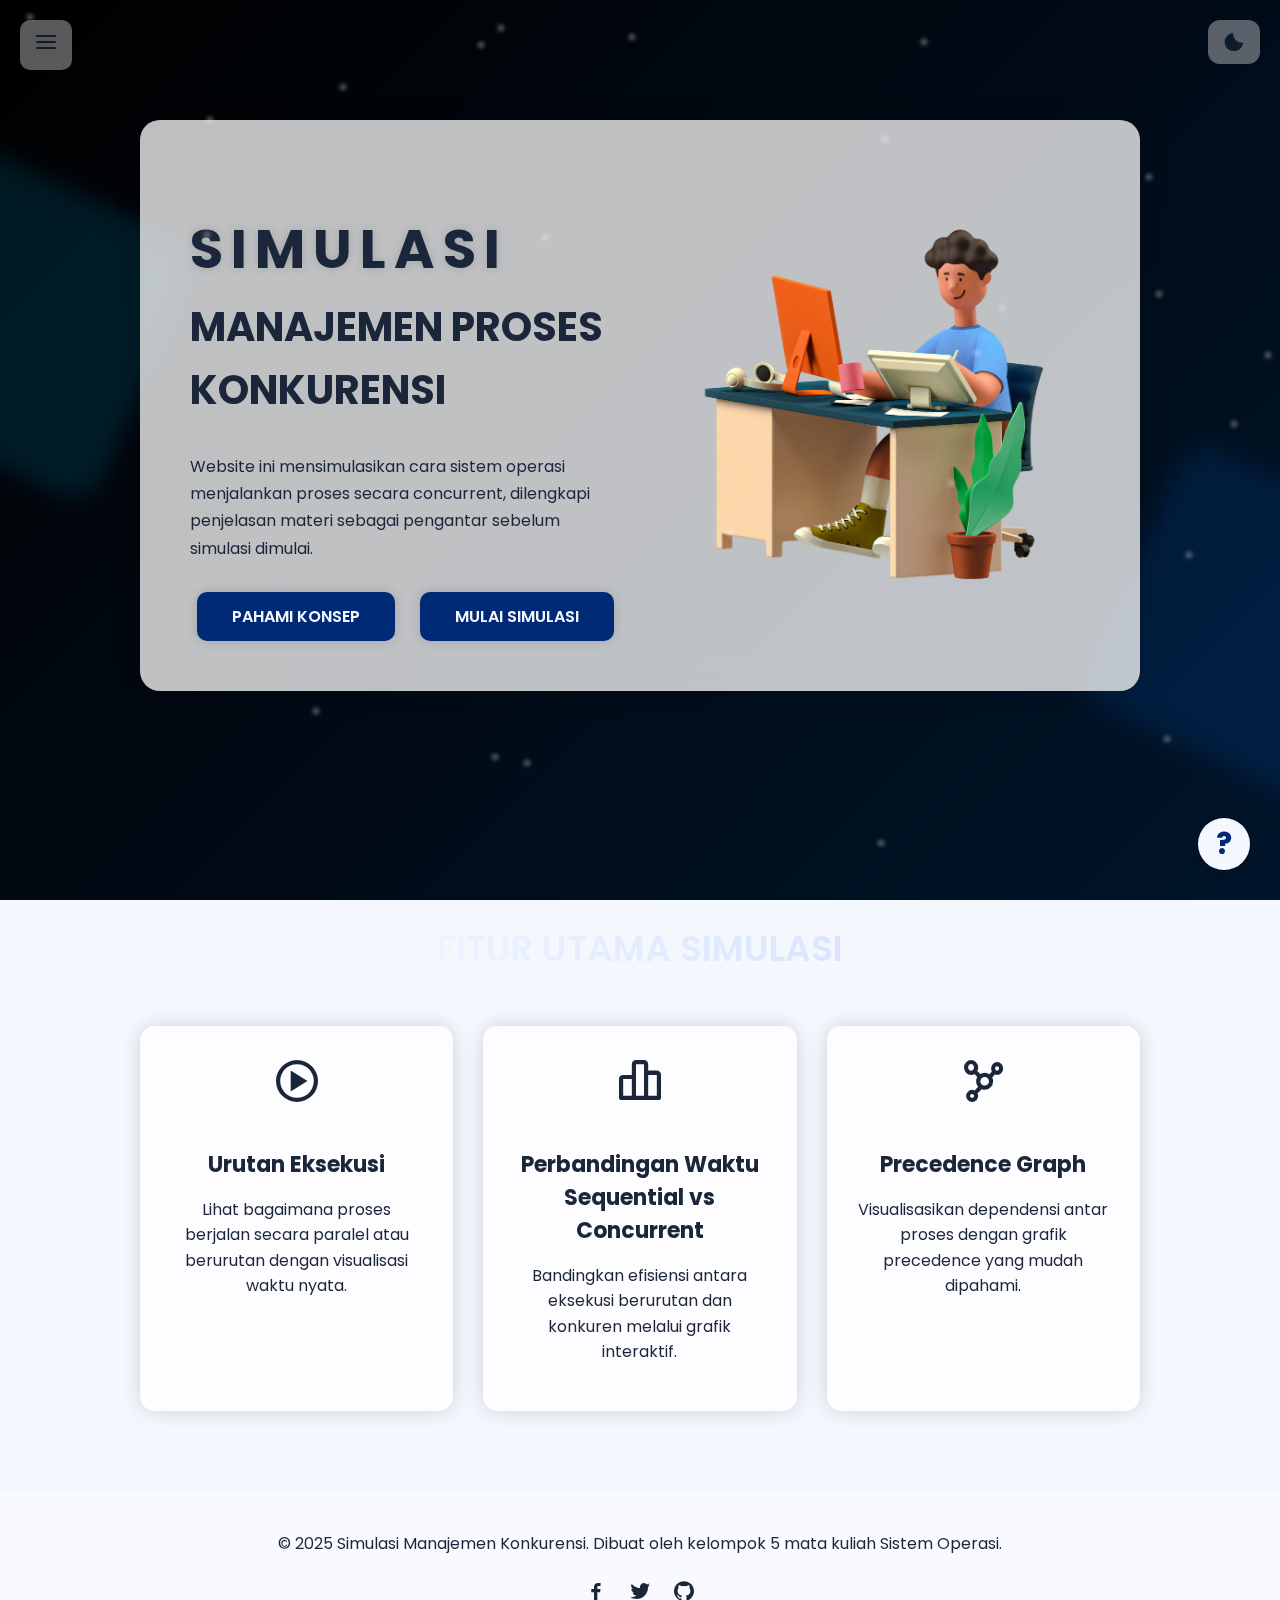
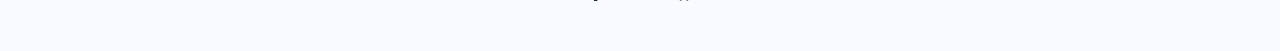
<file: index.html>
<!DOCTYPE html>
<html lang="id">
  <head>
    <meta charset="UTF-8" />
    <meta name="viewport" content="width=device-width, initial-scale=1.0" />

    <title>Simulasi Manajemen Proses Konkurensi</title>

    <link
      rel="stylesheet"
      href="https://unpkg.com/boxicons@2.1.4/css/boxicons.min.css"
    />
    <link rel="stylesheet" href="style.css" />
  </head>
  <body>
    <!-- ANIMATED BACKGROUND -->
    <div class="bg-animation"></div>

    <!--BACKGROUND ANIMATION-->
    <div class="decor decor-left"></div>
    <div class="decor decor-right"></div>

    <!-- SIDEBAR -->
    <aside id="sidebar" class="sidebar">
      <button
        id="closeSidebarBtn"
        class="close-sidebar-btn"
        aria-label="Tutup Menu"
      >
        <i class="bx bx-x"></i>
      </button>
      <h2 class="side-title">MENU</h2>

      <!--Tambah Navbar-->
      <nav class="side-nav">
        <a href="index.html" class="side-link active">
          <i class="bx bx-home"></i> Beranda
        </a>
        <a href="materi.html" class="side-link">
          <i class="bx bx-book"></i> Materi
        </a>
        <a href="simulasi.html" class="side-link">
          <i class="bx bx-cog"></i> Simulasi
        </a>
        <a href="Tentang kami.html" class="side-link">
          <i class="bx bx-info-circle"></i> Tentang Kami
        </a>
      </nav>
    </aside>

    <!-- TOGGLE SIDEBAR BUTTON -->
    <button
      id="toggleBtn"
      class="toggle-btn"
      aria-label="Buka Menu navigasi"
      aria-controls="sidebar"
      aria-expanded="false"
    >
      <svg
        class="icon"
        viewBox="0 0 24 24"
        width="24"
        height="24"
        aria-hidden="true"
      >
        <path
          d="M3 6h18M3 12h18M3 18h18"
          stroke="currentColor"
          stroke-width="2"
          stroke-linecap="round"
        />
      </svg>
      <!-- Ganti-->
    </button>

    <!-- TOGGLE THEME BUTTON -->
    <button
      id="themeToggle"
      class="theme-btn"
      aria-label="Aktifkan Mode Gelap"
      aria-pressed="false"
    >
      <svg
        class="icon"
        viewBox="0 0 24 24"
        width="24"
        height="24"
        aria-hidden="true"
      >
        <path
          d="M21 12.79A9 9 0 0 1 11.21 3 7 7 0 1 0 12 21a9 9 0 0 0 9-8.21z"
          fill="currentColor"
        />
      </svg>
      <svg
        class="icon"
        viewBox="0 0 24 24"
        width="24"
        height="24"
        aria-hidden="true"
      >
        <circle
          cx="12"
          cy="12"
          r="5"
          stroke="currentColor"
          stroke-width="2"
          fill="none"
        />
        <path
          d="M12 1v2M12 21v2M4.22 4.22L5.64 5.64M18.36 18.36l1.42 1.42
              M1 12h2M21 12h2M4.22 19.78L5.64 18.36M18.36 5.64l1.42-1.42"
          stroke="currentColor"
          stroke-width="2"
          stroke-linecap="round"
        />
      </svg>
      <!-- Ganti-->
    </button>

    <!-- HERO CONTENT -->
    <header class="hero">
      <div class="hero-card">
        <div class="hero-content">
          <div class="hero-text">
            <h1 class="title floating">SIMULASI</h1>
            <h2 class="subtitle">MANAJEMEN PROSES</h2>
            <h2 class="subtitle">KONKURENSI</h2>

            <p class="desc">
              Website ini mensimulasikan cara sistem operasi menjalankan proses
              secara concurrent, dilengkapi penjelasan materi sebagai pengantar
              sebelum simulasi dimulai.
            </p>

            <div class="btn-group">
              <a href="materi.html" class="btn">PAHAMI KONSEP</a>
              <a href="simulasi.html" class="btn btn-alt">MULAI SIMULASI</a>
            </div>
          </div>

          <div class="hero-img">
            <img src="illustration.png" alt="Ilustrasi PNG" />
          </div>
        </div>
      </div>
    </header>

    <!-- FITUR UTAMA SECTION -->
    <main class="features">
      <h2 class="features-title">FITUR UTAMA SIMULASI</h2>
      <section class="features-grid">
        <article class="feature-card">
          <i class="bx bx-play-circle"></i>
          <h3>Urutan Eksekusi</h3>
          <p>
            Lihat bagaimana proses berjalan secara paralel atau berurutan dengan
            visualisasi waktu nyata.
          </p>
        </article>
        <article class="feature-card">
          <i class="bx bx-bar-chart-alt-2"></i>
          <h3>Perbandingan Waktu Sequential vs Concurrent</h3>
          <p>
            Bandingkan efisiensi antara eksekusi berurutan dan konkuren melalui
            grafik interaktif.
          </p>
        </article>
        <article class="feature-card">
          <i class="bx bx-network-chart"></i>
          <h3>Precedence Graph</h3>
          <p>
            Visualisasikan dependensi antar proses dengan grafik precedence yang
            mudah dipahami.
          </p>
        </article>
      </section>
    </main>

    <!-- FOOTER -->
    <footer class="footer">
      <p>
        &copy; 2025 Simulasi Manajemen Konkurensi. Dibuat oleh kelompok 5 mata
        kuliah Sistem Operasi.
      </p>
      <div class="footer-links">
        <a href="#"><i class="bx bxl-facebook"></i></a>
        <a href="#"><i class="bx bxl-twitter"></i></a>
        <a href="#"><i class="bx bxl-github"></i></a>
      </div>
    </footer>

    <!--Bantuan menggunakan Website-->
    <!-- Help Bubble -->
    <div
      id="help-bubble"
      aria-label="Tombol bantuan"
      role="button"
      tabindex="0"
    >
      ?
    </div>

    <!-- Help Popup -->
    <div
      id="help-popup"
      role="dialog"
      aria-modal="true"
      aria-labelledby="help-title"
      aria-hidden="true"
    >
      <button id="help-close" aria-label="Tutup bantuan">&times;</button>
      <h3 id="help-title">Cara Memulai Simulasi</h3>
      <ul>
        <li>Buka halaman simulasi.</li>
        <li>Masukkan nama proses dan durasinya.</li>
        <li>(Opsional) Tambahkan dependency antar proses.</li>
        <li>Klik Tambahkan Proses.</li>
        <li>Jika semua proses sudah benar, klik Mulai Simulasi.</li>
      </ul>
    </div>

    <script src="script.js"></script>
  </body>
</html>
</file>
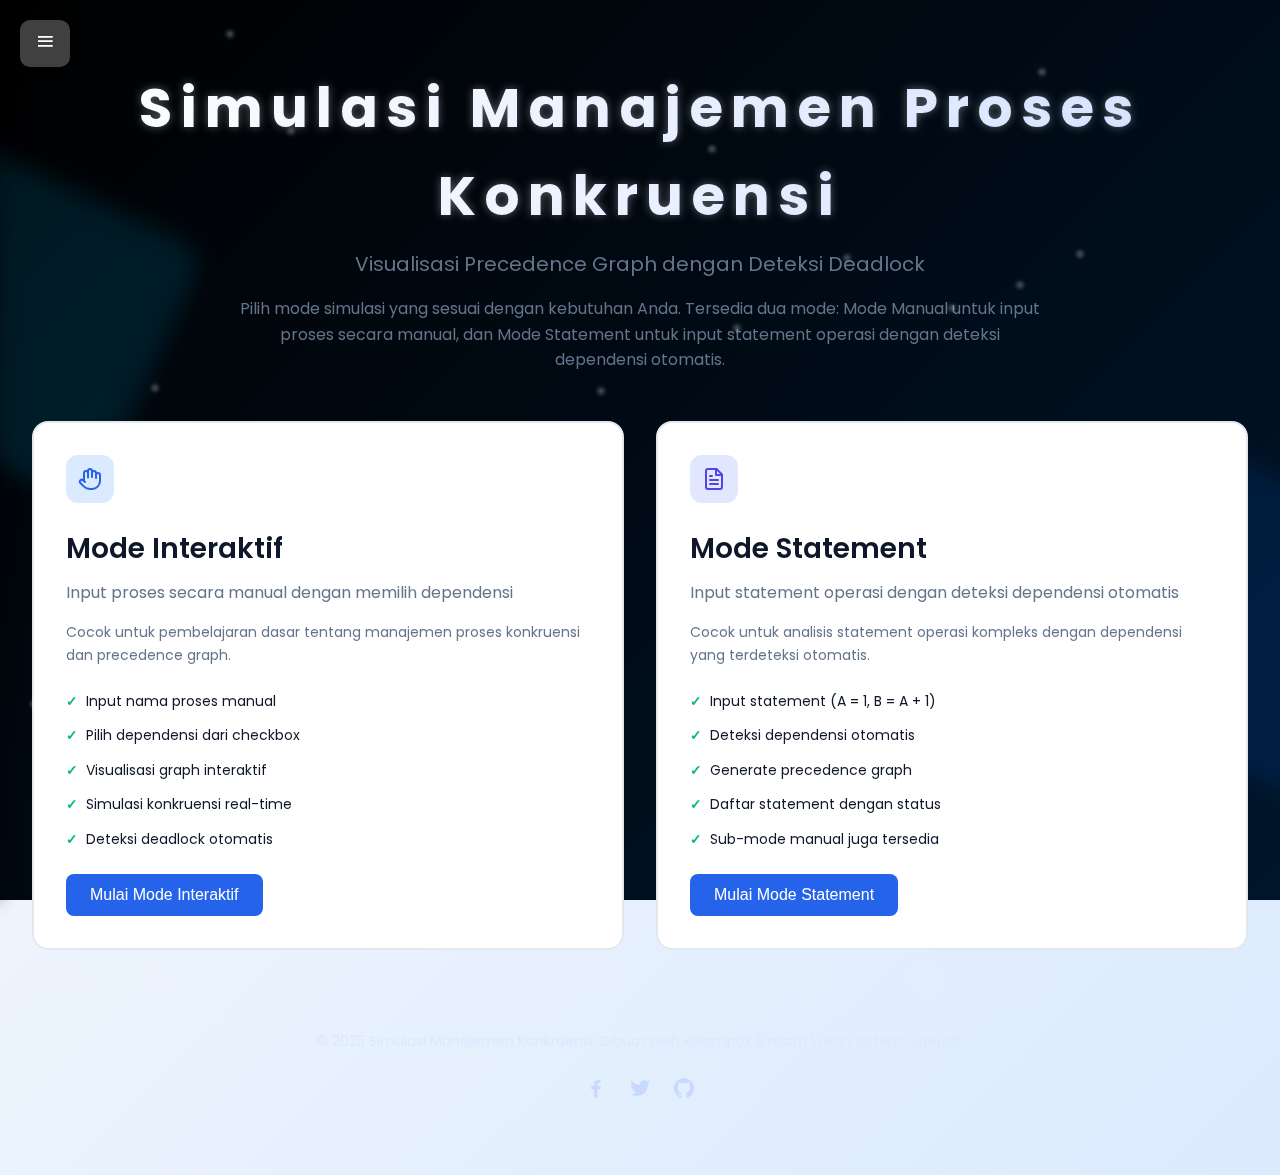
<file: Simulasi/index.html>
<!DOCTYPE html>
<html lang="id">
<head>
    <meta charset="UTF-8">
    <meta name="viewport" content="width=device-width, initial-scale=1.0">
    <title>Simulasi Manajemen Proses Konkruensi</title>
    <link rel="stylesheet" href="styles.css">
    <link rel="stylesheet" href="animasi.css">
    <link rel="stylesheet" href="https://unpkg.com/boxicons@2.1.4/css/boxicons.min.css">
</head>
<body>

    <!-- ANIMATED BACKGROUND -->
    <div class="bg-animation"></div>
    <div class="decor decor-left"></div>
    <div class="decor decor-right"></div>

    <!-- SIDEBAR -->
    <aside id="navigasi" class="navigasi">
        <h2 class="side-title">MENU</h2>

        <a href="#" class="side-link active">
            <i class='bx bx-home'></i> Beranda
        </a>
        <a href="#" class="side-link">
            <i class='bx bx-book'></i> Materi
        </a>
        <a href="#" class="side-link">
            <i class='bx bx-cog'></i> Simulasi
        </a>
        <a href="#" class="side-link">
            <i class='bx bx-info-circle'></i> Tentang Kami
        </a>
    </aside>

    <!-- TOGGLE BUTTON -->
    <button id="toggleBtn" class="toggle-btn">
        <i class='bx bx-menu'></i>
    </button>


    <div class="container">
        <header class="header">
            <h1 class="title">Simulasi Manajemen Proses Konkruensi</h1>
            <p class="subtitle">Visualisasi Precedence Graph dengan Deteksi Deadlock</p>
            <p class="description">
                Pilih mode simulasi yang sesuai dengan kebutuhan Anda. Tersedia dua mode: 
                Mode Manual untuk input proses secara manual, dan Mode Statement untuk input 
                statement operasi dengan deteksi dependensi otomatis.
            </p>
        </header>

        <div class="cards-container">
            <div class="card" onclick="window.location.href='manual-mode.html'">
                <div class="card-icon manual-icon">
                    <svg xmlns="http://www.w3.org/2000/svg" width="24" height="24" viewBox="0 0 24 24" fill="none" stroke="currentColor" stroke-width="2" stroke-linecap="round" stroke-linejoin="round">
                        <path d="M18 11V6a2 2 0 0 0-2-2v0a2 2 0 0 0-2 2v0"></path>
                        <path d="M14 10V4a2 2 0 0 0-2-2v0a2 2 0 0 0-2 2v2"></path>
                        <path d="M10 10.5V6a2 2 0 0 0-2-2v0a2 2 0 0 0-2 2v8"></path>
                        <path d="M18 8a2 2 0 1 1 4 0v6a8 8 0 0 1-8 8h-2c-2.8 0-4.5-.86-5.99-2.34l-3.6-3.6a2 2 0 0 1 2.83-2.82L7 15"></path>
                    </svg>
                </div>
                <h2 class="card-title">Mode Interaktif</h2>
                <p class="card-description">Input proses secara manual dengan memilih dependensi</p>
                <p class="card-info">
                    Cocok untuk pembelajaran dasar tentang manajemen proses konkruensi dan precedence graph.
                </p>
                <ul class="feature-list">
                    <li><span class="check">✓</span> Input nama proses manual</li>
                    <li><span class="check">✓</span> Pilih dependensi dari checkbox</li>
                    <li><span class="check">✓</span> Visualisasi graph interaktif</li>
                    <li><span class="check">✓</span> Simulasi konkruensi real-time</li>
                    <li><span class="check">✓</span> Deteksi deadlock otomatis</li>
                </ul>
                <button class="btn btn-primary">Mulai Mode Interaktif</button>
            </div>

            <div class="card" onclick="window.location.href='statement-mode.html'">
                <div class="card-icon statement-icon">
                    <svg xmlns="http://www.w3.org/2000/svg" width="24" height="24" viewBox="0 0 24 24" fill="none" stroke="currentColor" stroke-width="2" stroke-linecap="round" stroke-linejoin="round">
                        <path d="M14.5 2H6a2 2 0 0 0-2 2v16a2 2 0 0 0 2 2h12a2 2 0 0 0 2-2V7.5L14.5 2z"></path>
                        <polyline points="14 2 14 8 20 8"></polyline>
                        <line x1="16" y1="13" x2="8" y2="13"></line>
                        <line x1="16" y1="17" x2="8" y2="17"></line>
                        <line x1="10" y1="9" x2="8" y2="9"></line>
                    </svg>
                </div>
                <h2 class="card-title">Mode Statement</h2>
                <p class="card-description">Input statement operasi dengan deteksi dependensi otomatis</p>
                <p class="card-info">
                    Cocok untuk analisis statement operasi kompleks dengan dependensi yang terdeteksi otomatis.
                </p>
                <ul class="feature-list">
                    <li><span class="check">✓</span> Input statement (A = 1, B = A + 1)</li>
                    <li><span class="check">✓</span> Deteksi dependensi otomatis</li>
                    <li><span class="check">✓</span> Generate precedence graph</li>
                    <li><span class="check">✓</span> Daftar statement dengan status</li>
                    <li><span class="check">✓</span> Sub-mode manual juga tersedia</li>
                </ul>
                <button class="btn btn-primary">Mulai Mode Statement</button>
            </div>
        </div>

         <!-- FOOTER -->
        <footer class="footer">
            <p>&copy; 2025 Simulasi Manajemen Konkruensi. Dibuat oleh kelompok 5  mata kuliah Sistem Operasi.</p>
            <div class="footer-links">
                <a href="#"><i class='bx bxl-facebook'></i></a>
                <a href="#"><i class='bx bxl-twitter'></i></a>
                <a href="#"><i class='bx bxl-github'></i></a>
            </div>
        </footer>
    </div>
     <script src="animasi.js"></script>
</body>
</html>
</file>
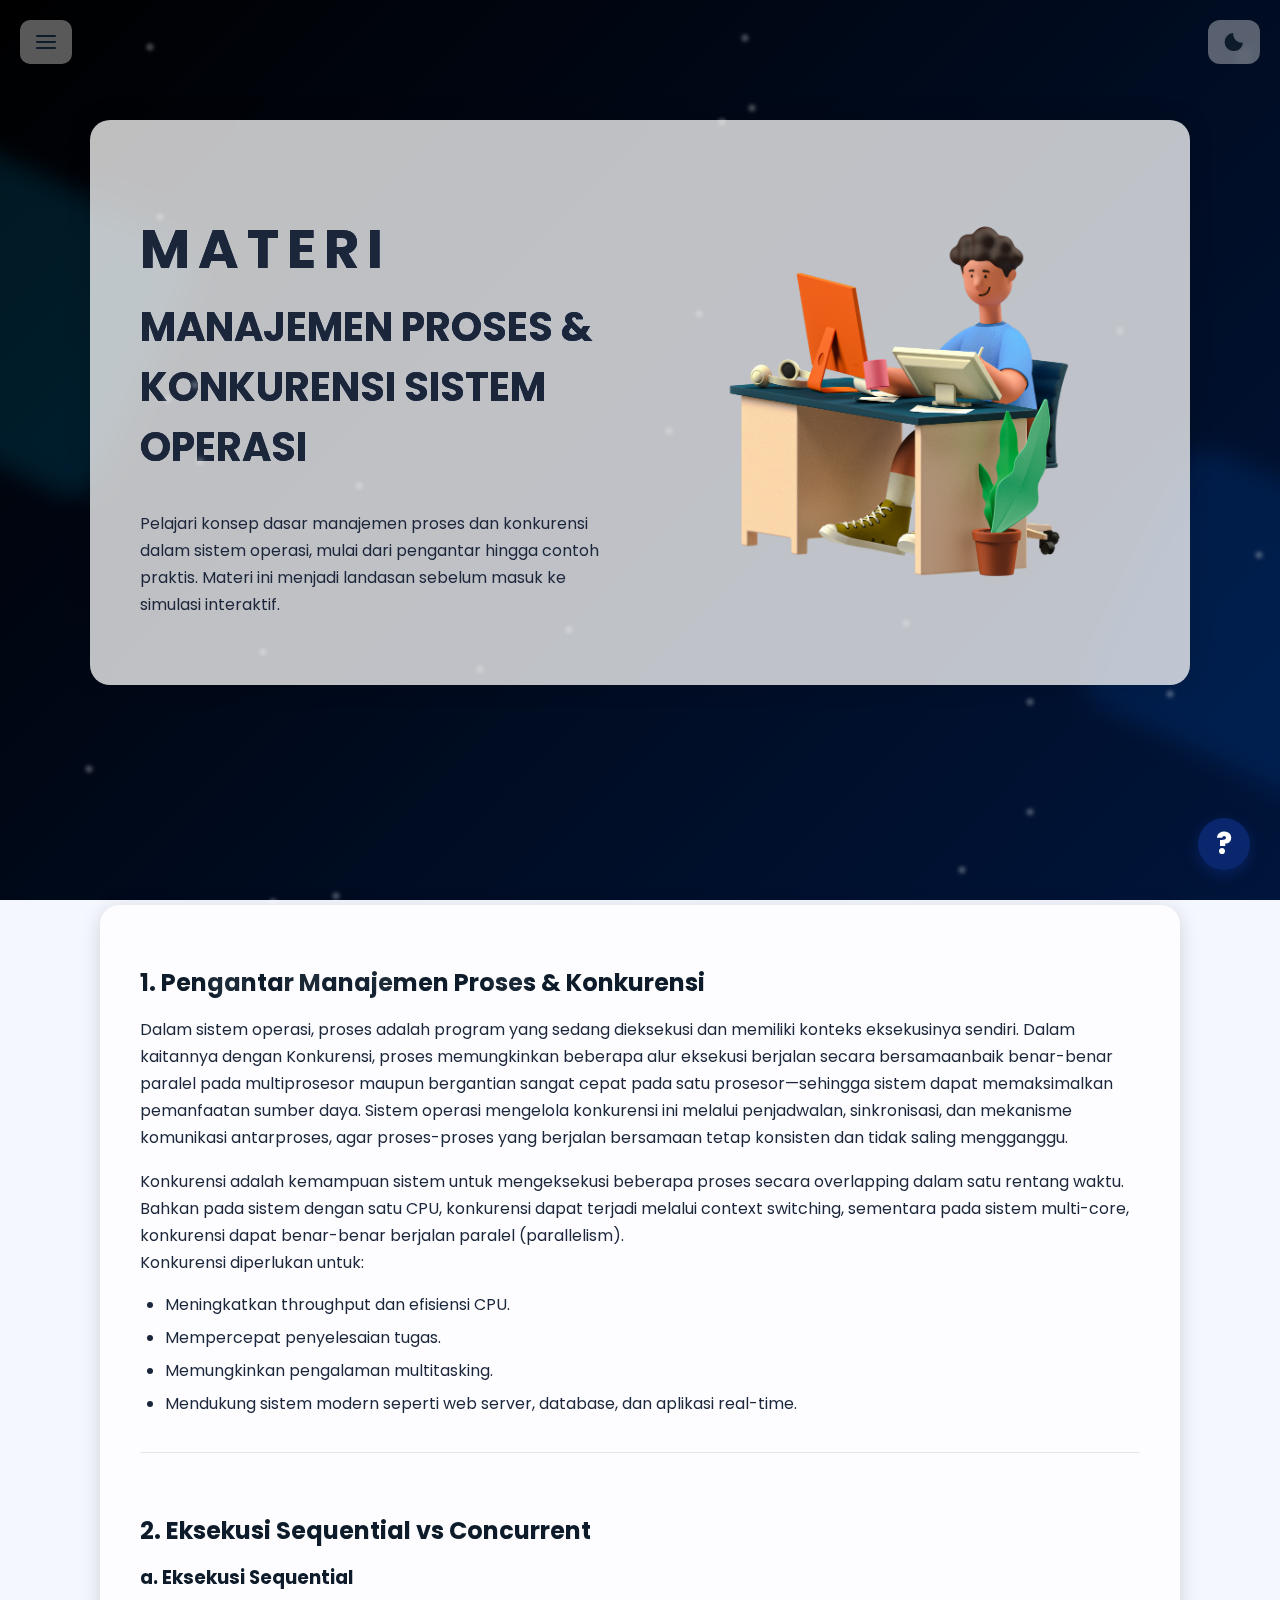
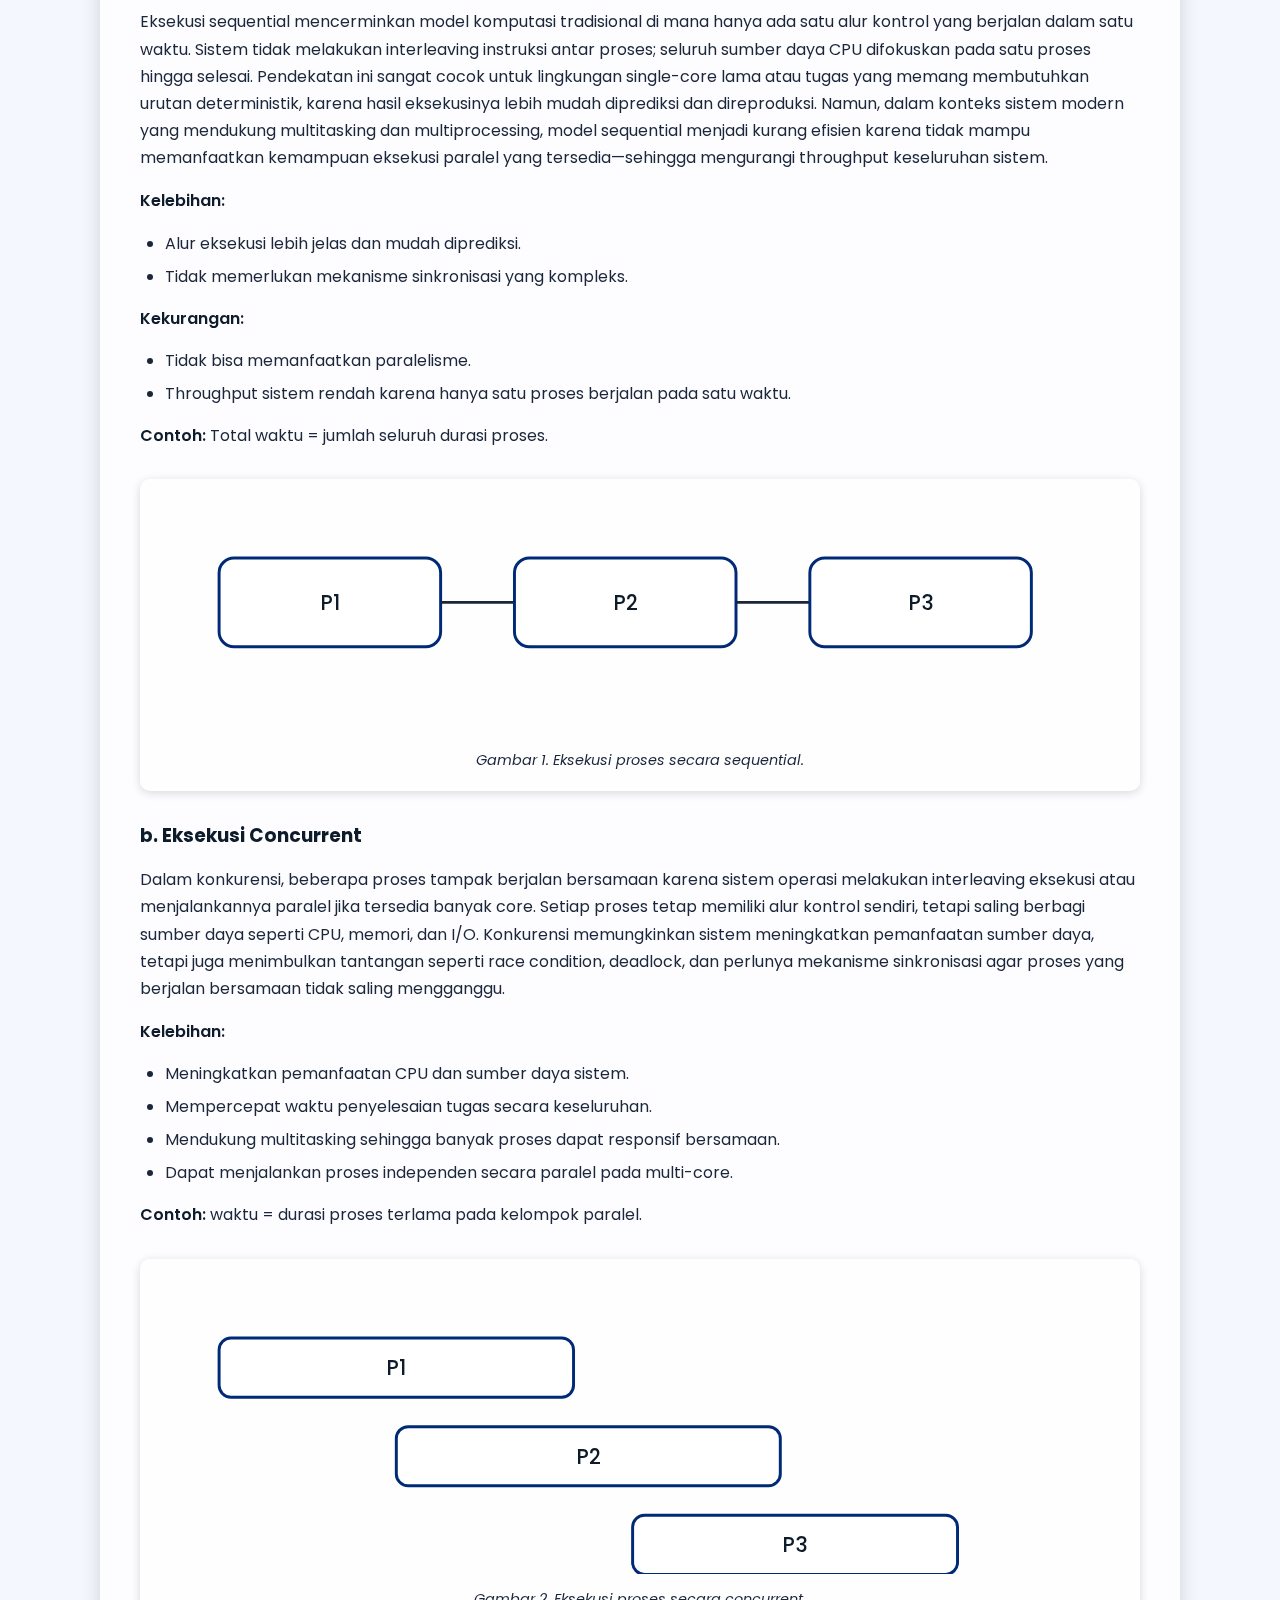
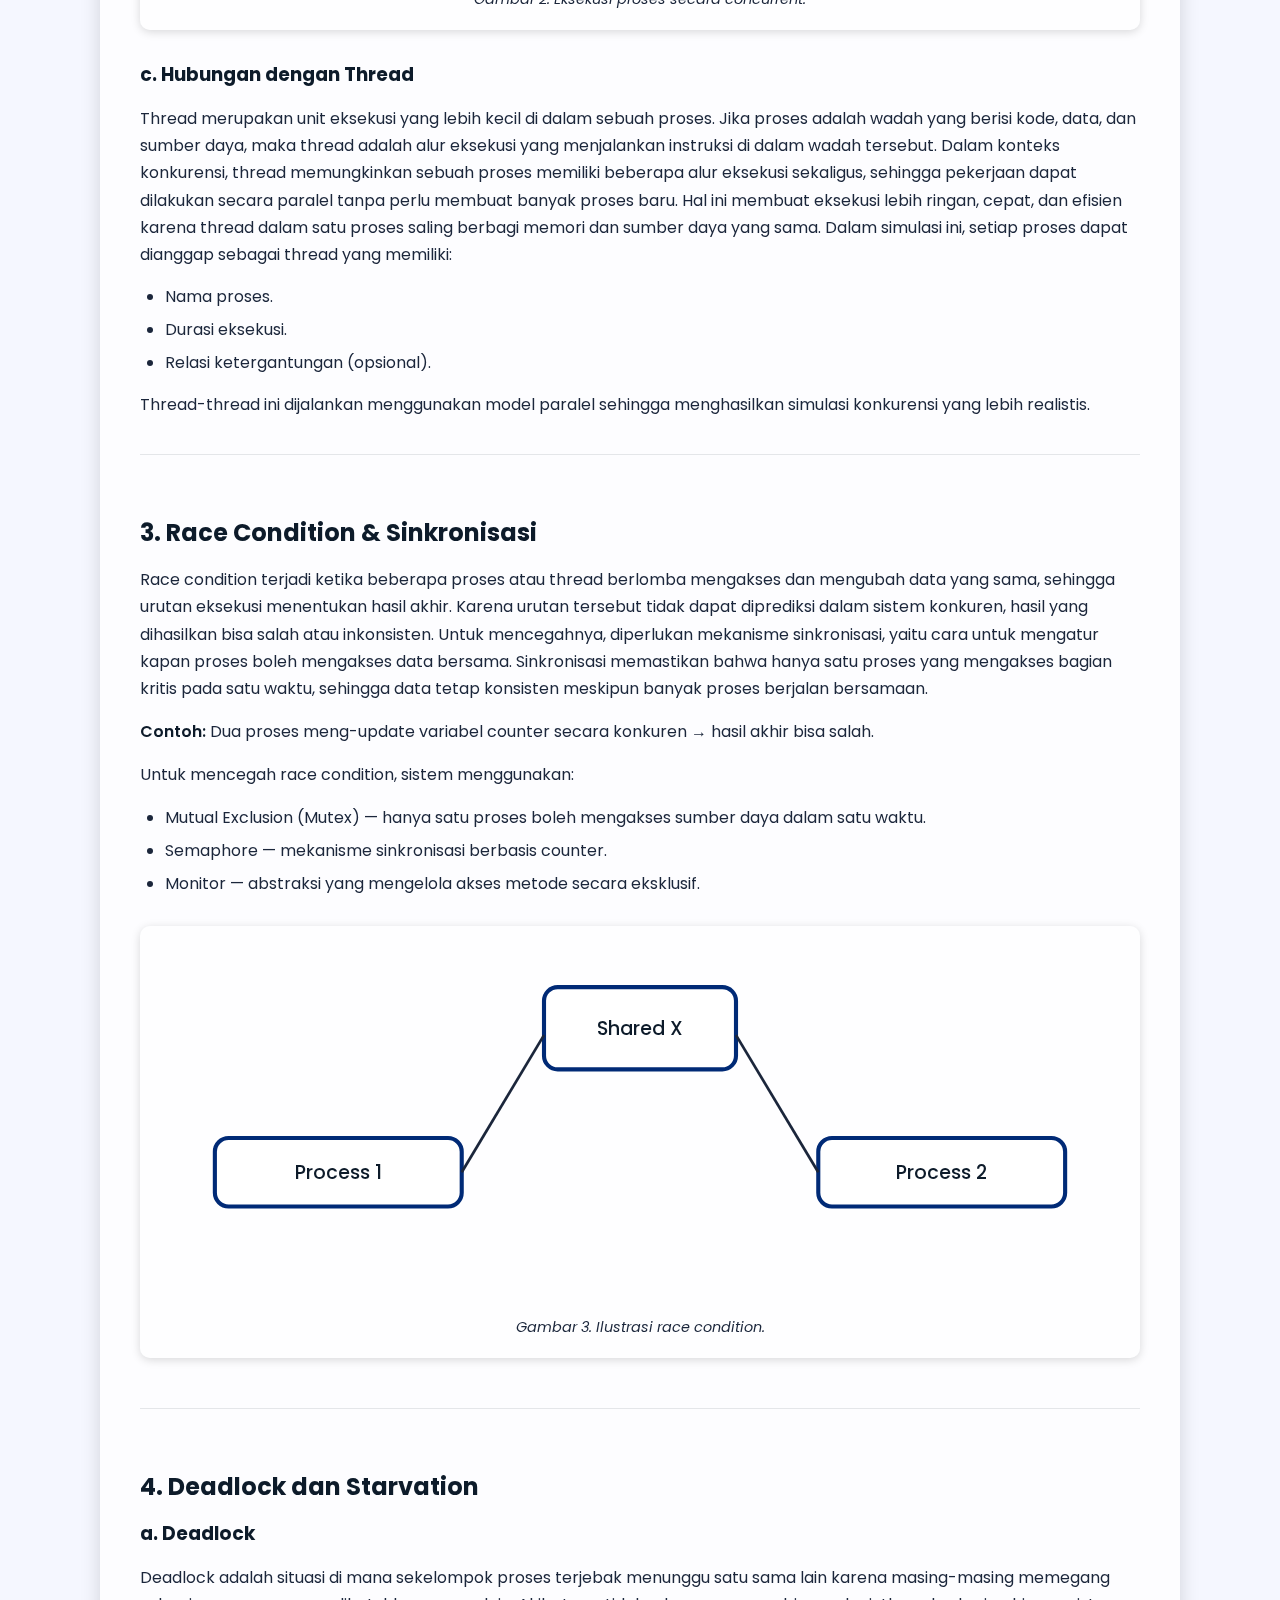
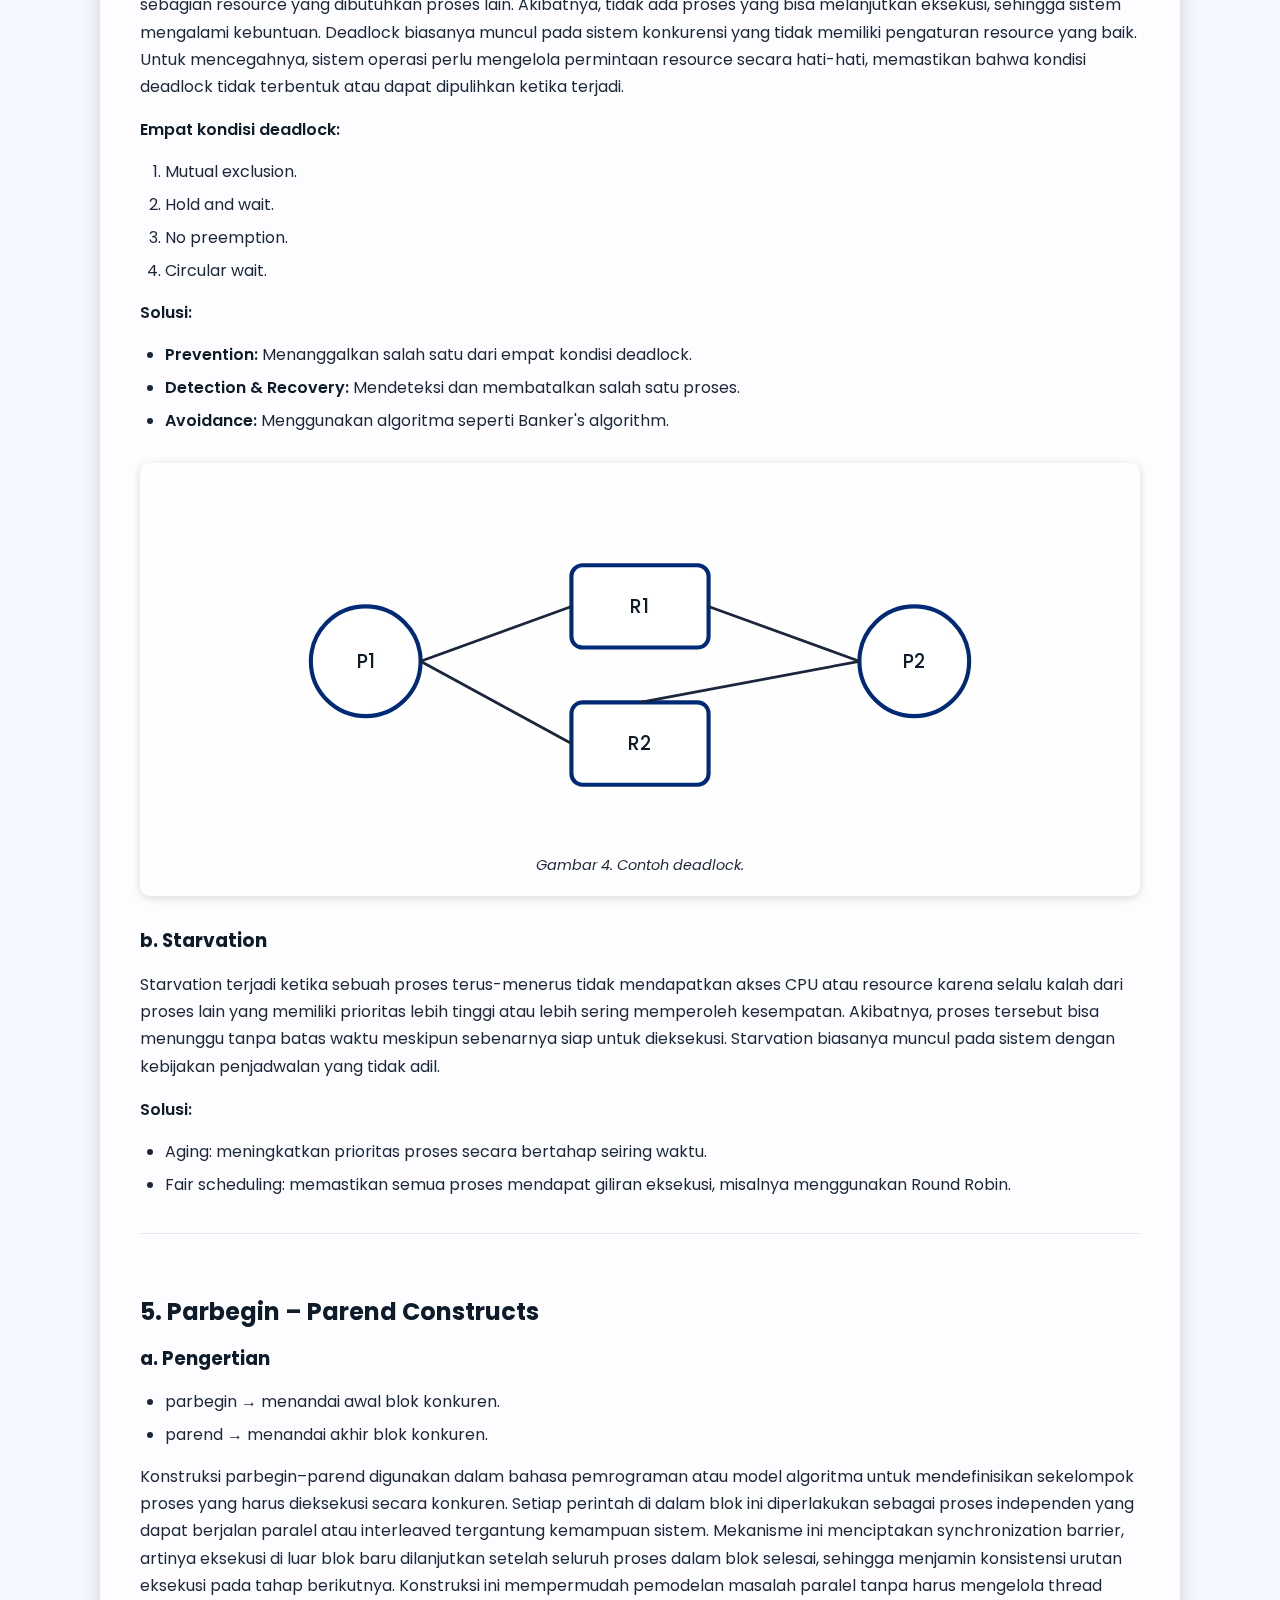
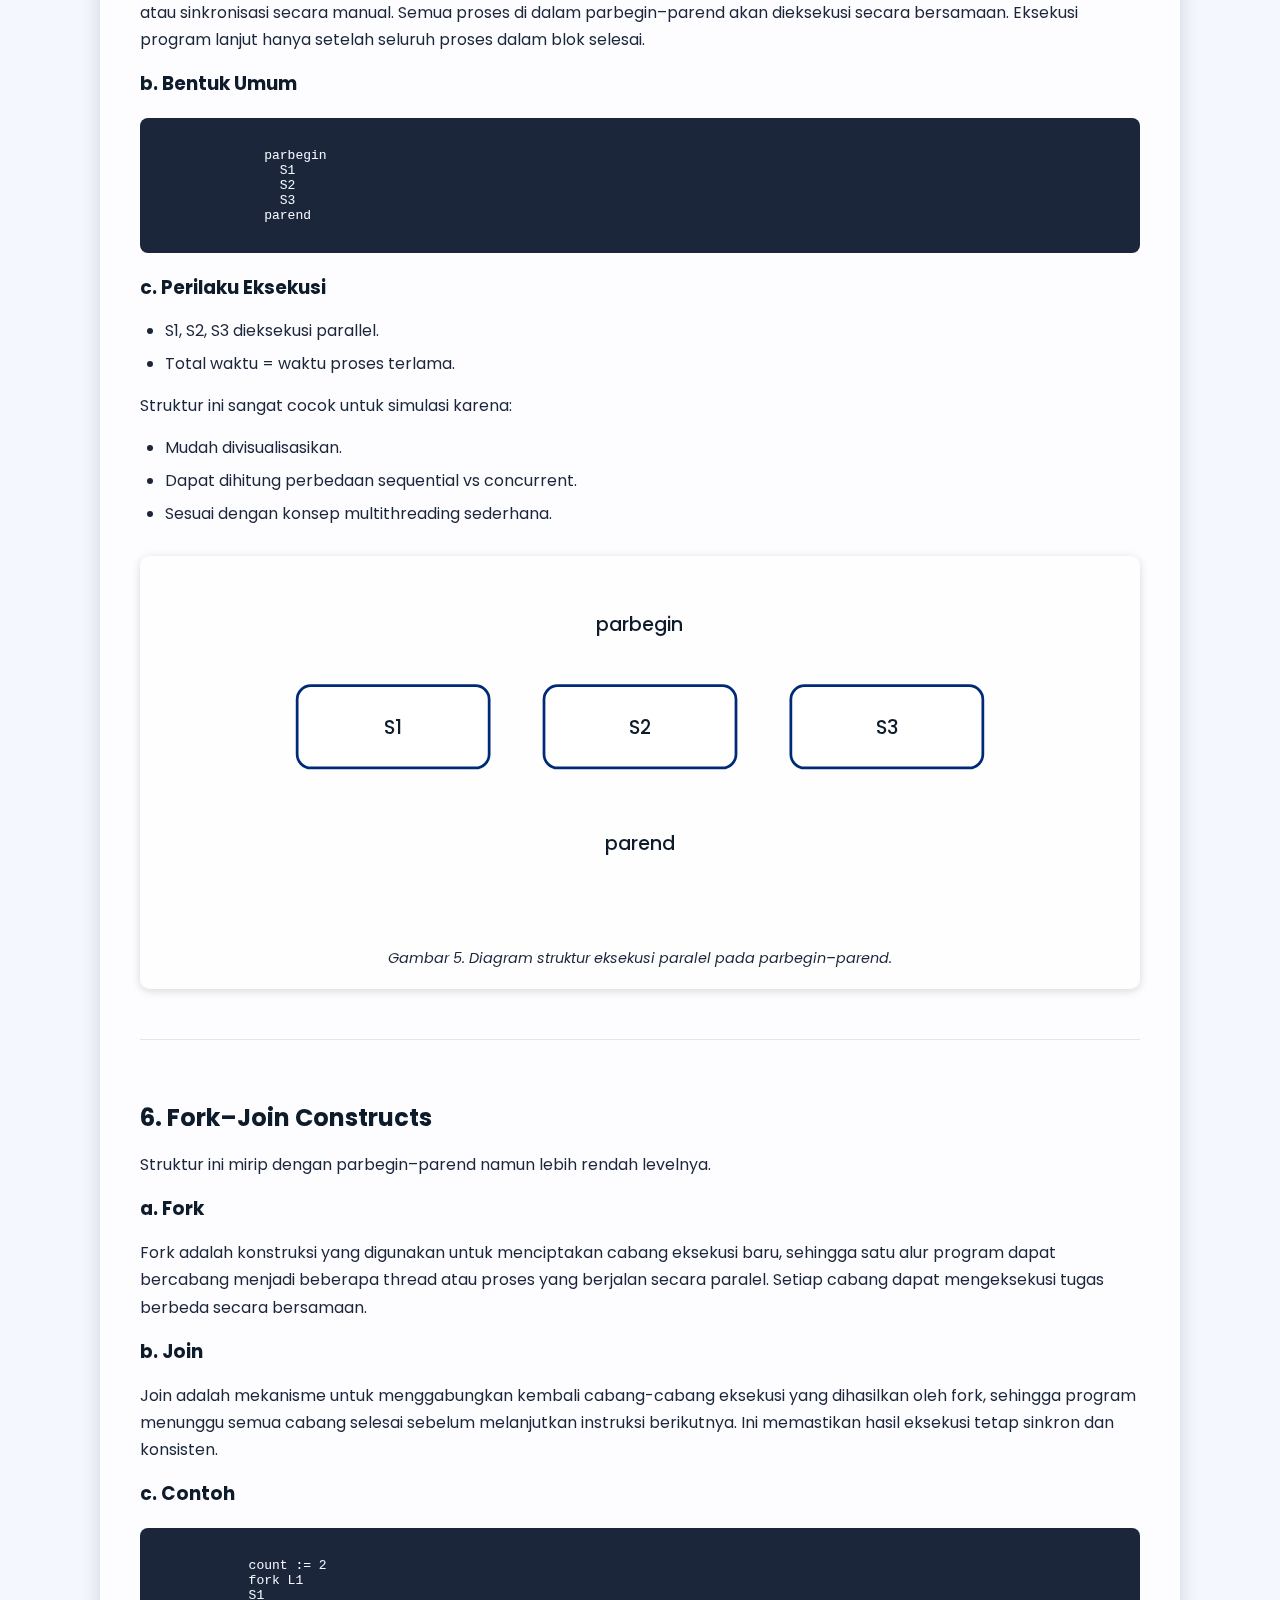
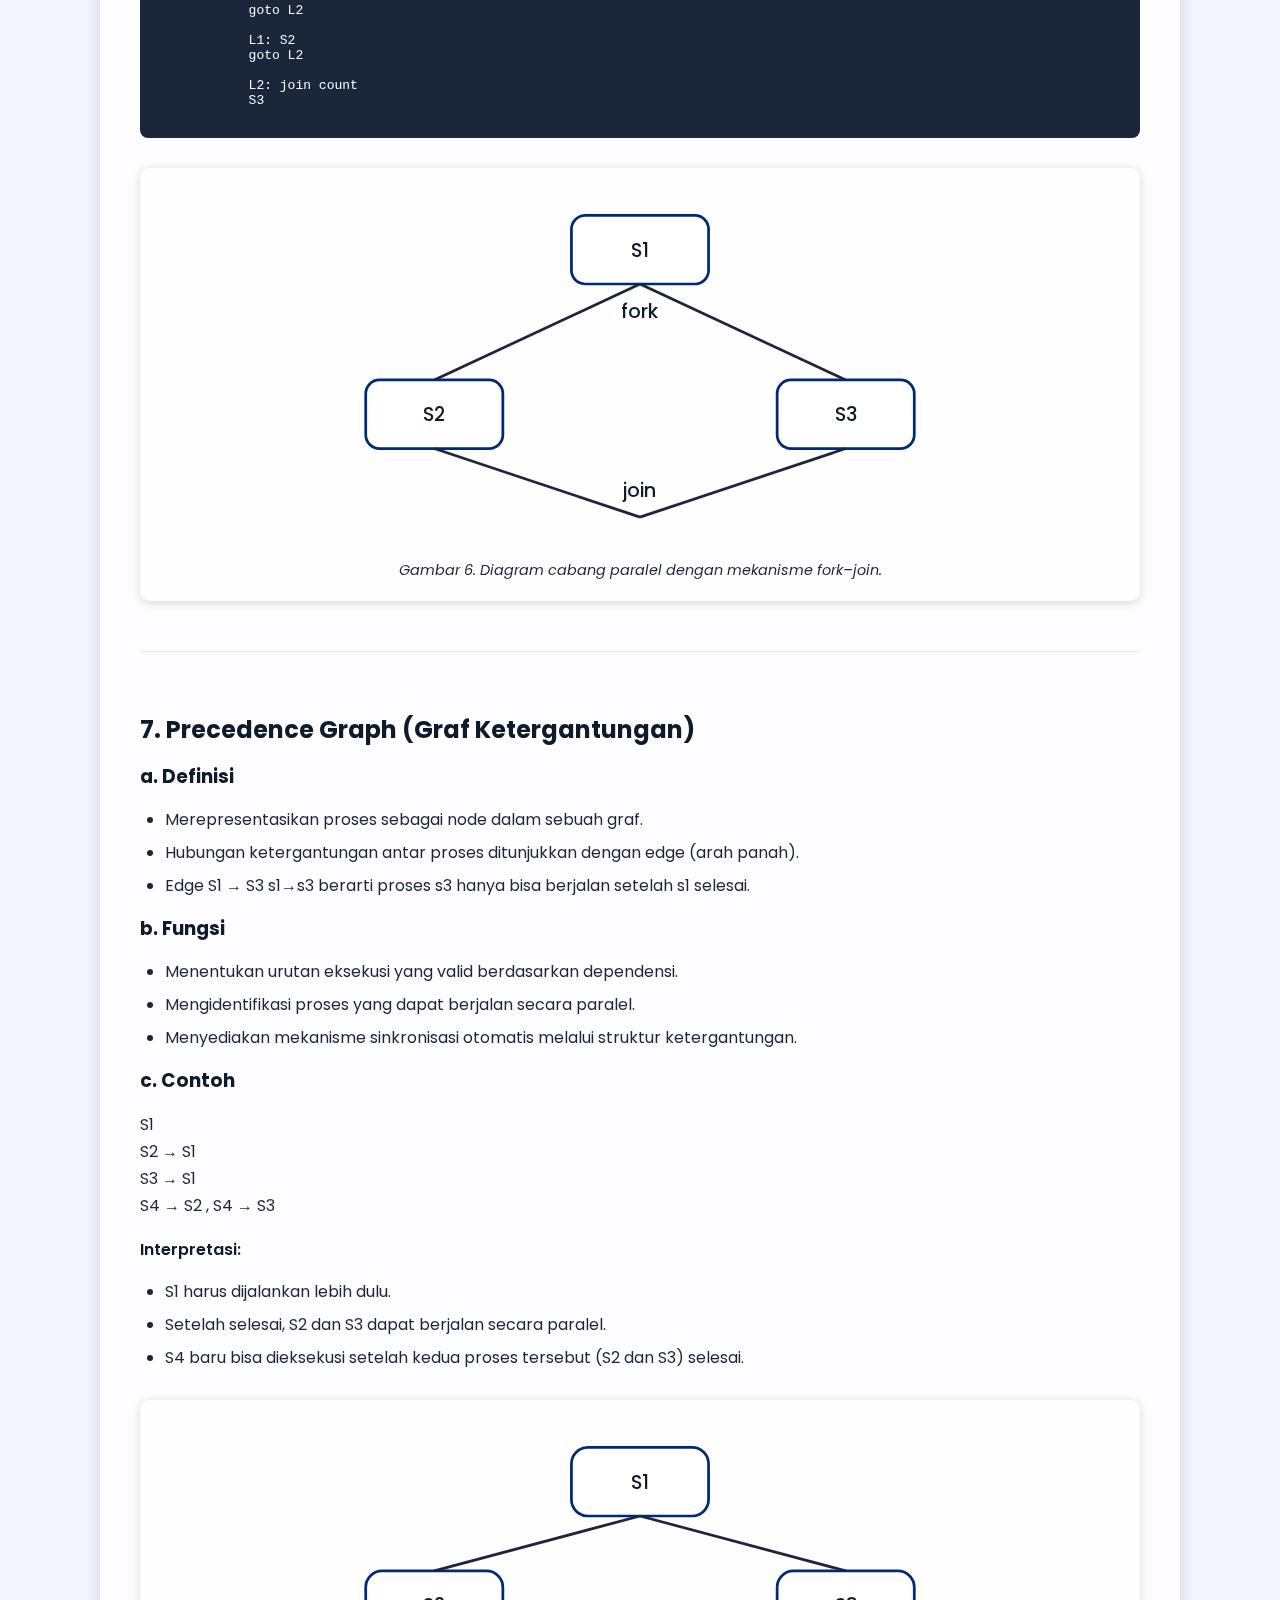
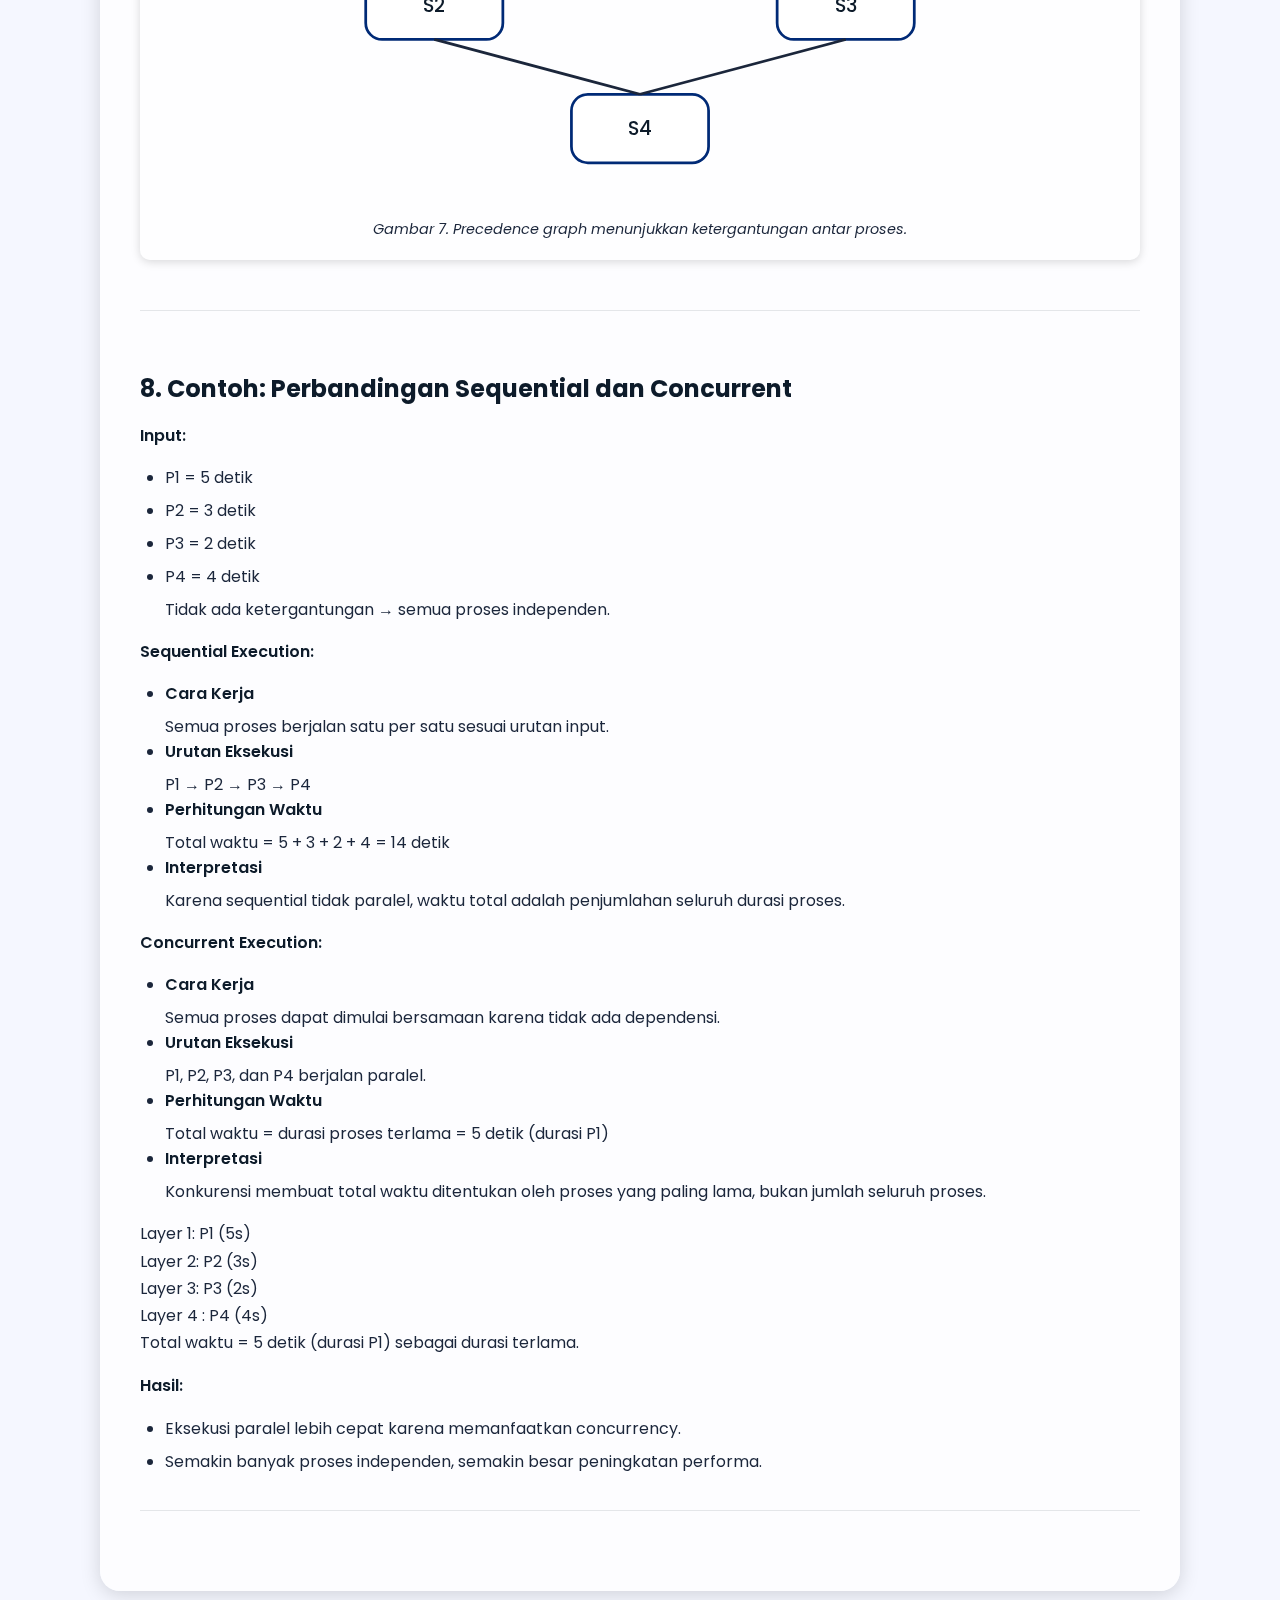
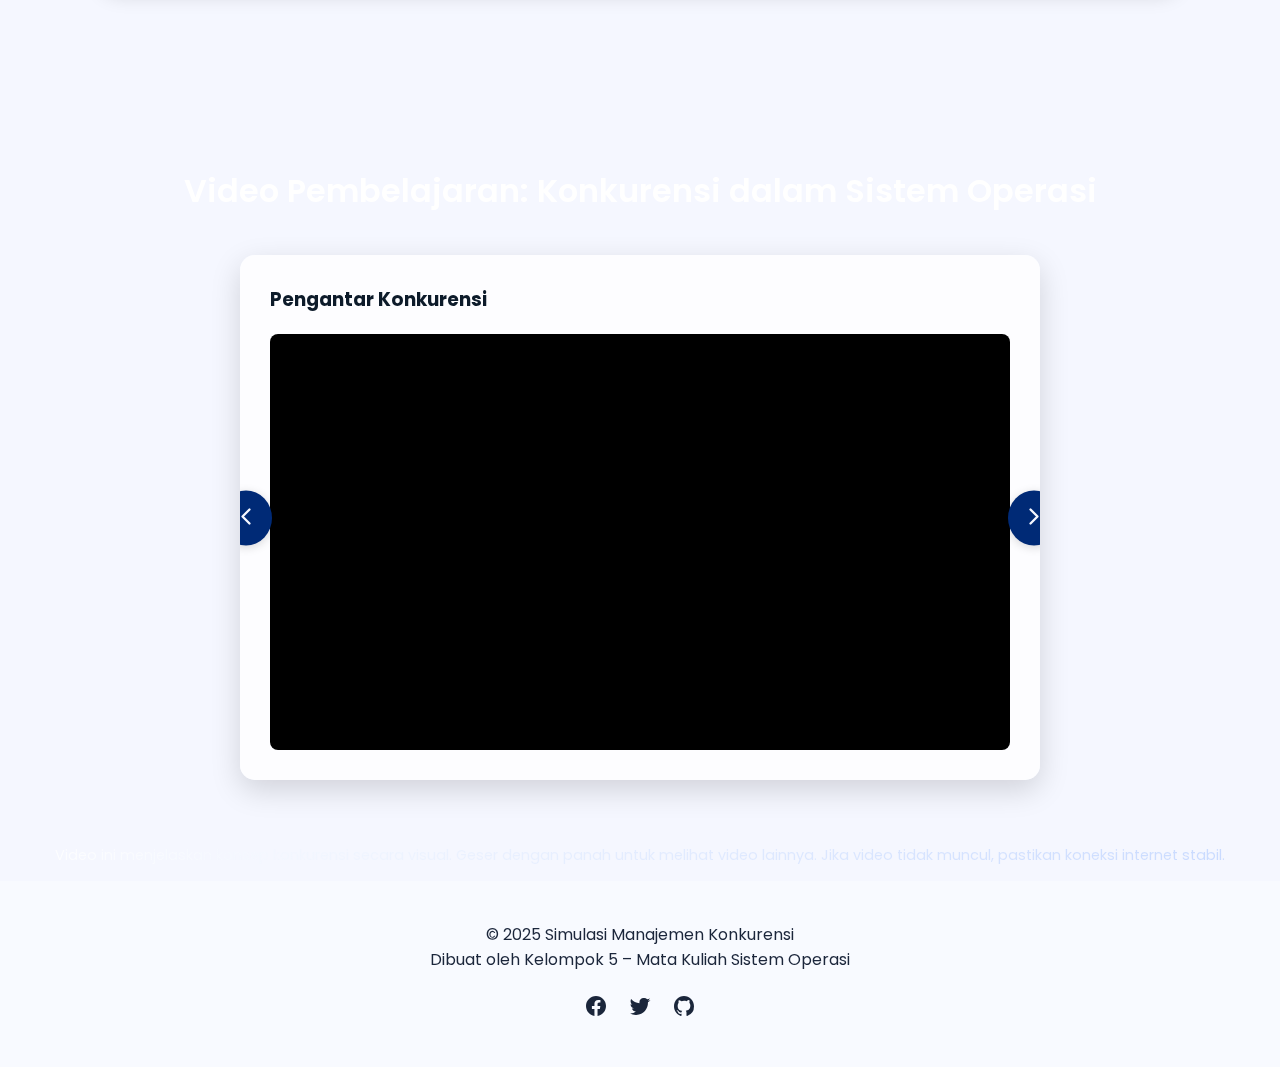
<file: materi.html>
<!DOCTYPE html>
<html lang="id" data-theme="light" dir="ltr">
  <head>
    <!-- CHARSET -->
    <meta charset="UTF-8" />

    <!-- RESPONSIVE -->
    <meta name="viewport" content="width=device-width, initial-scale=1.0" />

    <!-- TITLE -->
    <title>Pemahaman Materi Konkurensi — Simulasi Manajemen Proses</title>

    <!-- PERFORMANCE: PRECONNECT -->
    <link rel="preconnect" href="https://fonts.googleapis.com" />
    <link rel="preconnect" href="https://fonts.gstatic.com" crossorigin />
    <link rel="preconnect" href="https://www.youtube.com" />

    <!-- STYLE UTAMA -->
    <link rel="stylesheet" href="materiStyle.css" />

    <!-- ICON LIBRARY -->
    <link
      rel="stylesheet"
      href="https://unpkg.com/boxicons@2.1.4/css/boxicons.min.css"
    />
  </head>
  <body>
    <!-- ANIMATED BACKGROUND -->
    <div class="bg-animation"></div>

    <!--DECORATION-->
    <div class="decor decor-left"></div>
    <div class="decor decor-right"></div>

    <!-- SIDEBAR -->
    <aside
      id="sidebar"
      class="sidebar"
      role="navigation"
      aria-label="Menu Navigasi Utama"
      aria-hidden="true"
    >
      <button
        id="closeSidebarBtn"
        class="close-sidebar-btn"
        aria-label="Tutup Menu"
      >
        <i class="bx bx-x"></i>
      </button>
      <h2 class="side-title">MENU</h2>

      <nav class="side-nav">
        <a href="index.html" class="side-link">
          <i class="bx bx-home"></i> Beranda
        </a>
        <a href="materi.html" class="side-link active">
          <i class="bx bx-book"></i> Materi
        </a>
        <a href="simulasi.html" class="side-link">
          <i class="bx bx-cog"></i> Simulasi
        </a>
        <a href="Tentang kami.html" class="side-link">
          <i class="bx bx-info-circle"></i> Tentang Kami
        </a>
      </nav>
    </aside>

    <!-- TOGGLE BUTTON -->
    <button
      id="toggleBtn"
      class="toggle-btn"
      aria-label="Buka Menu navigasi"
      aria-controls="sidebar"
      aria-expanded="false"
    >
      <svg
        class="icon"
        viewBox="0 0 24 24"
        width="24"
        height="24"
        aria-hidden="true"
      >
        <path
          d="M3 6h18M3 12h18M3 18h18"
          stroke="currentColor"
          stroke-width="2"
          stroke-linecap="round"
        />
      </svg>
      <!-- Ganti-->
    </button>

    <!-- TOGGLE THEME BUTTON -->
    <button
      id="themeToggle"
      class="theme-btn"
      aria-label="Aktifkan Mode Gelap"
      aria-pressed="false"
    >
      <svg
        class="icon"
        viewBox="0 0 24 24"
        width="24"
        height="24"
        aria-hidden="true"
      >
        <path
          d="M21 12.79A9 9 0 0 1 11.21 3 7 7 0 1 0 12 21a9 9 0 0 0 9-8.21z"
          fill="currentColor"
        />
      </svg>
      <svg
        class="icon"
        viewBox="0 0 24 24"
        width="24"
        height="24"
        aria-hidden="true"
      >
        <circle
          cx="12"
          cy="12"
          r="5"
          stroke="currentColor"
          stroke-width="2"
          fill="none"
        />
        <path
          d="M12 1v2M12 21v2M4.22 4.22L5.64 5.64M18.36 18.36l1.42 1.42
              M1 12h2M21 12h2M4.22 19.78L5.64 18.36M18.36 5.64l1.42-1.42"
          stroke="currentColor"
          stroke-width="2"
          stroke-linecap="round"
        />
      </svg>
      <!-- Ganti-->
    </button>

    <!-- HERO CONTENT -->
    <header class="hero" role="banner" aria-labelledby="heroTitle">
      <div class="hero-card">
        <div class="hero-content">
          <div class="hero-text">
            <h1 class="title floating">MATERI</h1>
            <h2 class="subtitle">
              MANAJEMEN PROSES & KONKURENSI SISTEM OPERASI
            </h2>
            <p class="desc">
              Pelajari konsep dasar manajemen proses dan konkurensi dalam sistem
              operasi, mulai dari pengantar hingga contoh praktis. Materi ini
              menjadi landasan sebelum masuk ke simulasi interaktif.
            </p>
          </div>
          <div class="hero-img">
            <img
              src="illustration.png"
              alt="Ilustrasi materi konkurensi dalam sistem operasi"
              loading="lazy"
              decoding="async"
              fetchpriority="low"
            />
          </div>
        </div>
      </div>
    </header>

    <!-- MATERI CONTENT SECTION -->
    <main id="mainContent" class="materi-content" role="main">
      <section
        id="materi-section"
        class="container"
        aria-label="Materi Konkurensi Sistem Operasi"
      >
        <div class="materi-card" data-theme-element="card">
          <article id="bab1" data-theme-element="article">
            <h2>1. Pengantar Manajemen Proses & Konkurensi</h2>
            <p>
              Dalam sistem operasi, proses adalah program yang sedang dieksekusi
              dan memiliki konteks eksekusinya sendiri. Dalam kaitannya dengan
              Konkurensi, proses memungkinkan beberapa alur eksekusi berjalan
              secara bersamaanbaik benar-benar paralel pada multiprosesor maupun
              bergantian sangat cepat pada satu prosesor—sehingga sistem dapat
              memaksimalkan pemanfaatan sumber daya. Sistem operasi mengelola
              konkurensi ini melalui penjadwalan, sinkronisasi, dan mekanisme
              komunikasi antarproses, agar proses-proses yang berjalan bersamaan
              tetap konsisten dan tidak saling mengganggu.
            </p>
            <p>
              Konkurensi adalah kemampuan sistem untuk mengeksekusi beberapa
              proses secara overlapping dalam satu rentang waktu. Bahkan pada
              sistem dengan satu CPU, konkurensi dapat terjadi melalui context
              switching, sementara pada sistem multi-core, konkurensi dapat
              benar-benar berjalan paralel (parallelism).<br />
              Konkurensi diperlukan untuk:
            </p>
            <ul>
              <li>Meningkatkan throughput dan efisiensi CPU.</li>
              <li>Mempercepat penyelesaian tugas.</li>
              <li>Memungkinkan pengalaman multitasking.</li>
              <li>
                Mendukung sistem modern seperti web server, database, dan
                aplikasi real-time.
              </li>
            </ul>
          </article>
          <article id="bab2" data-theme-element="article">
            <h2>2. Eksekusi Sequential vs Concurrent</h2>
            <h3>a. Eksekusi Sequential</h3>
            <p>
              Eksekusi sequential mencerminkan model komputasi tradisional di
              mana hanya ada satu alur kontrol yang berjalan dalam satu waktu.
              Sistem tidak melakukan interleaving instruksi antar proses;
              seluruh sumber daya CPU difokuskan pada satu proses hingga
              selesai. Pendekatan ini sangat cocok untuk lingkungan single-core
              lama atau tugas yang memang membutuhkan urutan deterministik,
              karena hasil eksekusinya lebih mudah diprediksi dan direproduksi.
              Namun, dalam konteks sistem modern yang mendukung multitasking dan
              multiprocessing, model sequential menjadi kurang efisien karena
              tidak mampu memanfaatkan kemampuan eksekusi paralel yang
              tersedia—sehingga mengurangi throughput keseluruhan sistem.
            </p>
            <p><strong>Kelebihan:</strong></p>
            <ul>
              <li>Alur eksekusi lebih jelas dan mudah diprediksi.</li>
              <li>Tidak memerlukan mekanisme sinkronisasi yang kompleks.</li>
            </ul>
            <p><strong>Kekurangan:</strong></p>
            <ul>
              <li>Tidak bisa memanfaatkan paralelisme.</li>
              <li>
                Throughput sistem rendah karena hanya satu proses berjalan pada
                satu waktu.
              </li>
            </ul>
            <p>
              <strong>Contoh:</strong>
              Total waktu = jumlah seluruh durasi proses.
            </p>
            <figure class="diagram-container">
              <svg
                class="diagram-svg"
                id="diagram-sequential"
                viewBox="0 0 650 160"
                width="100%"
              >
                <!-- P1 -->
                <rect
                  x="40"
                  y="40"
                  width="150"
                  height="60"
                  rx="10"
                  class="node"
                />
                <text x="115" y="75" text-anchor="middle" class="label">
                  P1
                </text>

                <!-- Arrow -->
                <line x1="190" y1="70" x2="240" y2="70" class="arrow" />

                <!-- P2 -->
                <rect
                  x="240"
                  y="40"
                  width="150"
                  height="60"
                  rx="10"
                  class="node"
                />
                <text x="315" y="75" text-anchor="middle" class="label">
                  P2
                </text>

                <line x1="390" y1="70" x2="440" y2="70" class="arrow" />

                <!-- P3 -->
                <rect
                  x="440"
                  y="40"
                  width="150"
                  height="60"
                  rx="10"
                  class="node"
                />
                <text x="515" y="75" text-anchor="middle" class="label">
                  P3
                </text>
              </svg>
              <figcaption>
                Gambar 1. Eksekusi proses secara sequential.
              </figcaption>
            </figure>
            <h3>b. Eksekusi Concurrent</h3>
            <p>
              Dalam konkurensi, beberapa proses tampak berjalan bersamaan karena
              sistem operasi melakukan interleaving eksekusi atau menjalankannya
              paralel jika tersedia banyak core. Setiap proses tetap memiliki
              alur kontrol sendiri, tetapi saling berbagi sumber daya seperti
              CPU, memori, dan I/O. Konkurensi memungkinkan sistem meningkatkan
              pemanfaatan sumber daya, tetapi juga menimbulkan tantangan seperti
              race condition, deadlock, dan perlunya mekanisme sinkronisasi agar
              proses yang berjalan bersamaan tidak saling mengganggu.
            </p>
            <p><strong>Kelebihan:</strong></p>
            <ul>
              <li>Meningkatkan pemanfaatan CPU dan sumber daya sistem.</li>
              <li>Mempercepat waktu penyelesaian tugas secara keseluruhan.</li>
              <li>
                Mendukung multitasking sehingga banyak proses dapat responsif
                bersamaan.
              </li>
              <li>
                Dapat menjalankan proses independen secara paralel pada
                multi-core.
              </li>
            </ul>
            <p>
              <strong>Contoh:</strong>
              waktu = durasi proses terlama pada kelompok paralel.
            </p>
            <figure class="diagram-container">
              <svg
                class="diagram-svg"
                id="diagram-concurrent"
                viewBox="0 0 650 200"
                width="100%"
              >
                <!-- Timeline P1 -->
                <rect
                  x="40"
                  y="40"
                  width="240"
                  height="40"
                  rx="8"
                  class="node"
                />
                <text x="160" y="65" text-anchor="middle" class="label">
                  P1
                </text>

                <!-- Timeline P2 -->
                <rect
                  x="160"
                  y="100"
                  width="260"
                  height="40"
                  rx="8"
                  class="node"
                />
                <text x="290" y="125" text-anchor="middle" class="label">
                  P2
                </text>

                <!-- Timeline P3 -->
                <rect
                  x="320"
                  y="160"
                  width="220"
                  height="40"
                  rx="8"
                  class="node"
                />
                <text x="430" y="185" text-anchor="middle" class="label">
                  P3
                </text>
              </svg>
              <figcaption>
                Gambar 2. Eksekusi proses secara concurrent.
              </figcaption>
            </figure>
            <h3>c. Hubungan dengan Thread</h3>
            <p>
              Thread merupakan unit eksekusi yang lebih kecil di dalam sebuah
              proses. Jika proses adalah wadah yang berisi kode, data, dan
              sumber daya, maka thread adalah alur eksekusi yang menjalankan
              instruksi di dalam wadah tersebut. Dalam konteks konkurensi,
              thread memungkinkan sebuah proses memiliki beberapa alur eksekusi
              sekaligus, sehingga pekerjaan dapat dilakukan secara paralel tanpa
              perlu membuat banyak proses baru. Hal ini membuat eksekusi lebih
              ringan, cepat, dan efisien karena thread dalam satu proses saling
              berbagi memori dan sumber daya yang sama. Dalam simulasi ini,
              setiap proses dapat dianggap sebagai thread yang memiliki:
            </p>
            <ul>
              <li>Nama proses.</li>
              <li>Durasi eksekusi.</li>
              <li>Relasi ketergantungan (opsional).</li>
            </ul>
            <p>
              Thread-thread ini dijalankan menggunakan model paralel sehingga
              menghasilkan simulasi konkurensi yang lebih realistis.
            </p>
          </article>
          <article id="bab3" data-theme-element="article">
            <h2>3. Race Condition & Sinkronisasi</h2>
            <p>
              Race condition terjadi ketika beberapa proses atau thread berlomba
              mengakses dan mengubah data yang sama, sehingga urutan eksekusi
              menentukan hasil akhir. Karena urutan tersebut tidak dapat
              diprediksi dalam sistem konkuren, hasil yang dihasilkan bisa salah
              atau inkonsisten. Untuk mencegahnya, diperlukan mekanisme
              sinkronisasi, yaitu cara untuk mengatur kapan proses boleh
              mengakses data bersama. Sinkronisasi memastikan bahwa hanya satu
              proses yang mengakses bagian kritis pada satu waktu, sehingga data
              tetap konsisten meskipun banyak proses berjalan bersamaan.
            </p>
            <p>
              <strong>Contoh:</strong> Dua proses meng-update variabel counter
              secara konkuren → hasil akhir bisa salah.
            </p>
            <p>Untuk mencegah race condition, sistem menggunakan:</p>
            <ul>
              <li>
                Mutual Exclusion (Mutex) — hanya satu proses boleh mengakses
                sumber daya dalam satu waktu.
              </li>
              <li>Semaphore — mekanisme sinkronisasi berbasis counter.</li>
              <li>
                Monitor — abstraksi yang mengelola akses metode secara
                eksklusif.
              </li>
            </ul>
            <figure class="diagram-container">
              <svg
                class="diagram-svg"
                id="diagram-race"
                viewBox="0 0 700 260"
                width="100%"
              >
                <!-- Shared Variable -->
                <rect
                  x="280"
                  y="30"
                  width="140"
                  height="60"
                  rx="10"
                  class="node"
                />
                <text x="350" y="65" text-anchor="middle" class="label">
                  Shared X
                </text>

                <!-- P1 -->
                <rect
                  x="40"
                  y="140"
                  width="180"
                  height="50"
                  rx="10"
                  class="node"
                />
                <text x="130" y="170" text-anchor="middle" class="label">
                  Process 1
                </text>

                <!-- P2 -->
                <rect
                  x="480"
                  y="140"
                  width="180"
                  height="50"
                  rx="10"
                  class="node"
                />
                <text x="570" y="170" text-anchor="middle" class="label">
                  Process 2
                </text>

                <!-- Arrows -->
                <line x1="220" y1="165" x2="280" y2="65" class="arrow" />
                <line x1="480" y1="165" x2="420" y2="65" class="arrow" />
              </svg>
              <figcaption>Gambar 3. Ilustrasi race condition.</figcaption>
            </figure>
          </article>
          <article id="bab4" data-theme-element="article">
            <h2>4. Deadlock dan Starvation</h2>
            <h3>a. Deadlock</h3>
            <p>
              Deadlock adalah situasi di mana sekelompok proses terjebak
              menunggu satu sama lain karena masing-masing memegang sebagian
              resource yang dibutuhkan proses lain. Akibatnya, tidak ada proses
              yang bisa melanjutkan eksekusi, sehingga sistem mengalami
              kebuntuan. Deadlock biasanya muncul pada sistem konkurensi yang
              tidak memiliki pengaturan resource yang baik. Untuk mencegahnya,
              sistem operasi perlu mengelola permintaan resource secara
              hati-hati, memastikan bahwa kondisi deadlock tidak terbentuk atau
              dapat dipulihkan ketika terjadi.
            </p>
            <p><strong>Empat kondisi deadlock:</strong></p>
            <ol>
              <li>Mutual exclusion.</li>
              <li>Hold and wait.</li>
              <li>No preemption.</li>
              <li>Circular wait.</li>
            </ol>

            <p><strong>Solusi:</strong></p>
            <ul>
              <li>
                <strong>Prevention:</strong> Menanggalkan salah satu dari empat
                kondisi deadlock.
              </li>
              <li>
                <strong>Detection & Recovery:</strong> Mendeteksi dan
                membatalkan salah satu proses.
              </li>
              <li>
                <strong>Avoidance:</strong> Menggunakan algoritma seperti
                Banker's algorithm.
              </li>
            </ul>
            <figure class="diagram-container">
              <svg
                class="diagram-svg"
                id="diagram-deadlock"
                viewBox="0 0 700 260"
                width="100%"
              >
                <!-- Process P1 -->
                <circle cx="150" cy="130" r="40" class="node" />
                <text x="150" y="135" text-anchor="middle" class="label">
                  P1
                </text>

                <!-- Resource R1 -->
                <rect
                  x="300"
                  y="60"
                  width="100"
                  height="60"
                  rx="8"
                  class="node"
                />
                <text x="350" y="95" text-anchor="middle" class="label">
                  R1
                </text>

                <!-- Resource R2 -->
                <rect
                  x="300"
                  y="160"
                  width="100"
                  height="60"
                  rx="8"
                  class="node"
                />
                <text x="350" y="195" text-anchor="middle" class="label">
                  R2
                </text>

                <!-- Process P2 -->
                <circle cx="550" cy="130" r="40" class="node" />
                <text x="550" y="135" text-anchor="middle" class="label">
                  P2
                </text>

                <!-- Arrows -->
                <line x1="190" y1="130" x2="300" y2="90" class="arrow" />
                <line x1="350" y1="160" x2="510" y2="130" class="arrow" />
                <line x1="510" y1="130" x2="400" y2="90" class="arrow" />
                <line x1="300" y1="190" x2="190" y2="130" class="arrow" />
              </svg>
              <figcaption>Gambar 4. Contoh deadlock.</figcaption>
            </figure>
            <h3>b. Starvation</h3>
            <p>
              Starvation terjadi ketika sebuah proses terus-menerus tidak
              mendapatkan akses CPU atau resource karena selalu kalah dari
              proses lain yang memiliki prioritas lebih tinggi atau lebih sering
              memperoleh kesempatan. Akibatnya, proses tersebut bisa menunggu
              tanpa batas waktu meskipun sebenarnya siap untuk dieksekusi.
              Starvation biasanya muncul pada sistem dengan kebijakan
              penjadwalan yang tidak adil.
            </p>
            <p><strong>Solusi:</strong></p>
            <ul>
              <li>
                Aging: meningkatkan prioritas proses secara bertahap seiring
                waktu.
              </li>
              <li>
                Fair scheduling: memastikan semua proses mendapat giliran
                eksekusi, misalnya menggunakan Round Robin.
              </li>
            </ul>
          </article>
          <article id="bab5" data-theme-element="article">
            <h2>5. Parbegin – Parend Constructs</h2>
            <h3>a. Pengertian</h3>
            <ul>
              <li>parbegin → menandai awal blok konkuren.</li>
              <li>parend → menandai akhir blok konkuren.</li>
            </ul>
            <p>
              Konstruksi parbegin–parend digunakan dalam bahasa pemrograman atau
              model algoritma untuk mendefinisikan sekelompok proses yang harus
              dieksekusi secara konkuren. Setiap perintah di dalam blok ini
              diperlakukan sebagai proses independen yang dapat berjalan paralel
              atau interleaved tergantung kemampuan sistem. Mekanisme ini
              menciptakan synchronization barrier, artinya eksekusi di luar blok
              baru dilanjutkan setelah seluruh proses dalam blok selesai,
              sehingga menjamin konsistensi urutan eksekusi pada tahap
              berikutnya. Konstruksi ini mempermudah pemodelan masalah paralel
              tanpa harus mengelola thread atau sinkronisasi secara manual.
              Semua proses di dalam parbegin–parend akan dieksekusi secara
              bersamaan. Eksekusi program lanjut hanya setelah seluruh proses
              dalam blok selesai.
            </p>
            <h3>b. Bentuk Umum</h3>
            <pre><code>
              parbegin
                S1
                S2
                S3
              parend
            </code></pre>
            <h3>c. Perilaku Eksekusi</h3>
            <ul>
              <li>S1, S2, S3 dieksekusi parallel.</li>
              <li>Total waktu = waktu proses terlama.</li>
            </ul>
            <p>Struktur ini sangat cocok untuk simulasi karena:</p>
            <ul>
              <li>Mudah divisualisasikan.</li>
              <li>Dapat dihitung perbedaan sequential vs concurrent.</li>
              <li>Sesuai dengan konsep multithreading sederhana.</li>
            </ul>
            <figure class="diagram-container">
              <svg
                class="diagram-svg"
                id="diagram-parbegin"
                viewBox="0 0 700 260"
                width="100%"
              >
                <text x="350" y="40" text-anchor="middle" class="label">
                  parbegin
                </text>

                <!-- Task S1 -->
                <rect
                  x="100"
                  y="80"
                  width="140"
                  height="60"
                  rx="10"
                  class="node"
                />
                <text x="170" y="115" text-anchor="middle" class="label">
                  S1
                </text>

                <!-- Task S2 -->
                <rect
                  x="280"
                  y="80"
                  width="140"
                  height="60"
                  rx="10"
                  class="node"
                />
                <text x="350" y="115" text-anchor="middle" class="label">
                  S2
                </text>

                <!-- Task S3 -->
                <rect
                  x="460"
                  y="80"
                  width="140"
                  height="60"
                  rx="10"
                  class="node"
                />
                <text x="530" y="115" text-anchor="middle" class="label">
                  S3
                </text>

                <text x="350" y="200" text-anchor="middle" class="label">
                  parend
                </text>
              </svg>
              <figcaption>
                Gambar 5. Diagram struktur eksekusi paralel pada
                parbegin–parend.
              </figcaption>
            </figure>
          </article>
          <article id="bab6" data-theme-element="article">
            <h2>6. Fork–Join Constructs</h2>
            <p>
              Struktur ini mirip dengan parbegin–parend namun lebih rendah
              levelnya.
            </p>
            <h3>a. Fork</h3>
            <p>
              Fork adalah konstruksi yang digunakan untuk menciptakan cabang
              eksekusi baru, sehingga satu alur program dapat bercabang menjadi
              beberapa thread atau proses yang berjalan secara paralel. Setiap
              cabang dapat mengeksekusi tugas berbeda secara bersamaan.
            </p>
            <h3>b. Join</h3>
            <p>
              Join adalah mekanisme untuk menggabungkan kembali cabang-cabang
              eksekusi yang dihasilkan oleh fork, sehingga program menunggu
              semua cabang selesai sebelum melanjutkan instruksi berikutnya. Ini
              memastikan hasil eksekusi tetap sinkron dan konsisten.
            </p>
            <h3>c. Contoh</h3>
            <pre><code>
            count := 2
            fork L1
            S1
            goto L2

            L1: S2
            goto L2

            L2: join count
            S3
          </code></pre>
            <figure class="diagram-container">
              <svg
                class="diagram-svg"
                id="diagram-forkjoin"
                viewBox="0 0 700 260"
                width="100%"
              >
                <!-- S1 -->
                <rect
                  x="300"
                  y="20"
                  width="100"
                  height="50"
                  rx="10"
                  class="node"
                />
                <text x="350" y="50" text-anchor="middle" class="label">
                  S1
                </text>

                <!-- Fork -->
                <line x1="350" y1="70" x2="200" y2="140" class="arrow" />
                <line x1="350" y1="70" x2="500" y2="140" class="arrow" />
                <text x="350" y="95" text-anchor="middle" class="label">
                  fork
                </text>

                <!-- S2 -->
                <rect
                  x="150"
                  y="140"
                  width="100"
                  height="50"
                  rx="10"
                  class="node"
                />
                <text x="200" y="170" text-anchor="middle" class="label">
                  S2
                </text>

                <!-- S3 -->
                <rect
                  x="450"
                  y="140"
                  width="100"
                  height="50"
                  rx="10"
                  class="node"
                />
                <text x="500" y="170" text-anchor="middle" class="label">
                  S3
                </text>

                <!-- Join -->
                <line x1="200" y1="190" x2="350" y2="240" class="arrow" />
                <line x1="500" y1="190" x2="350" y2="240" class="arrow" />
                <text x="350" y="225" text-anchor="middle" class="label">
                  join
                </text>
              </svg>
              <figcaption>
                Gambar 6. Diagram cabang paralel dengan mekanisme fork–join.
              </figcaption>
            </figure>
          </article>
          <article id="bab7" data-theme-element="article">
            <h2>7. Precedence Graph (Graf Ketergantungan)</h2>
            <h3>a. Definisi</h3>
            <ul>
              <li>Merepresentasikan proses sebagai node dalam sebuah graf.</li>
              <li>
                Hubungan ketergantungan antar proses ditunjukkan dengan edge
                (arah panah).
              </li>
              <li>
                Edge S1 → S3 s1→s3 berarti proses s3 hanya bisa berjalan setelah
                s1 selesai.
              </li>
            </ul>
            <h3>b. Fungsi</h3>
            <ul>
              <li>
                Menentukan urutan eksekusi yang valid berdasarkan dependensi.
              </li>
              <li>
                Mengidentifikasi proses yang dapat berjalan secara paralel.
              </li>
              <li>
                Menyediakan mekanisme sinkronisasi otomatis melalui struktur
                ketergantungan.
              </li>
            </ul>
            <h3>c. Contoh</h3>
            <p>S1<br />S2 → S1<br />S3 → S1<br />S4 → S2 , S4 → S3</p>
            <p><strong>Interpretasi:</strong></p>
            <ul>
              <li>S1 harus dijalankan lebih dulu.</li>
              <li>Setelah selesai, S2 dan S3 dapat berjalan secara paralel.</li>
              <li>
                S4 baru bisa dieksekusi setelah kedua proses tersebut (S2 dan
                S3) selesai.
              </li>
            </ul>
            <figure class="diagram-container">
              <svg
                class="diagram-svg"
                id="diagram-precedence"
                viewBox="0 0 700 280"
                width="100%"
              >
                <!-- S1 -->
                <rect
                  x="300"
                  y="20"
                  width="100"
                  height="50"
                  rx="12"
                  class="node"
                />
                <text x="350" y="50" text-anchor="middle" class="label">
                  S1
                </text>

                <!-- S2 & S3 -->
                <rect
                  x="150"
                  y="110"
                  width="100"
                  height="50"
                  rx="12"
                  class="node"
                />
                <text x="200" y="140" text-anchor="middle" class="label">
                  S2
                </text>

                <rect
                  x="450"
                  y="110"
                  width="100"
                  height="50"
                  rx="12"
                  class="node"
                />
                <text x="500" y="140" text-anchor="middle" class="label">
                  S3
                </text>

                <!-- S4 -->
                <rect
                  x="300"
                  y="200"
                  width="100"
                  height="50"
                  rx="12"
                  class="node"
                />
                <text x="350" y="230" text-anchor="middle" class="label">
                  S4
                </text>

                <!-- Arrows -->
                <line x1="350" y1="70" x2="200" y2="110" class="arrow" />
                <line x1="350" y1="70" x2="500" y2="110" class="arrow" />
                <line x1="200" y1="160" x2="350" y2="200" class="arrow" />
                <line x1="500" y1="160" x2="350" y2="200" class="arrow" />
              </svg>
              <figcaption>
                Gambar 7. Precedence graph menunjukkan ketergantungan antar
                proses.
              </figcaption>
            </figure>
          </article>
          <article id="bab8" data-theme-element="article">
            <h2>8. Contoh: Perbandingan Sequential dan Concurrent</h2>
            <p><strong>Input:</strong></p>
            <ul>
              <li>P1 = 5 detik</li>
              <li>P2 = 3 detik</li>
              <li>P3 = 2 detik</li>
              <li>P4 = 4 detik</li>
              Tidak ada ketergantungan → semua proses independen.
            </ul>
            <p>
              <strong>Sequential Execution:</strong><br />
              <ul>
              <li><strong>Cara Kerja</strong><br /></li>
              Semua proses berjalan satu per satu sesuai urutan input.<br />
              <li><strong>Urutan Eksekusi</strong><br /></li>
              P1 → P2 → P3 → P4<br />
              <li><strong>Perhitungan Waktu</strong><br /></li>
              Total waktu = 5 + 3 + 2 + 4 = 14 detik<br />
              <li><strong>Interpretasi</strong><br /></li>
              Karena sequential tidak paralel, waktu total adalah penjumlahan seluruh durasi proses.
              </ul>
            </p>
            <p><strong>Concurrent Execution:</strong></p>
            <ul>
              <li><strong>Cara Kerja</strong><br /></li>
              Semua proses dapat dimulai bersamaan karena tidak ada dependensi.<br />
              <li><strong>Urutan Eksekusi</strong><br /></li>
              P1, P2, P3, dan P4 berjalan paralel.<br />
              <li><strong>Perhitungan Waktu</strong><br /></li>
              Total waktu = durasi proses terlama = 5 detik (durasi P1)<br />
              <li><strong>Interpretasi</strong><br /></li>
              Konkurensi membuat total waktu ditentukan oleh proses yang paling lama, bukan jumlah seluruh proses.
              </ul>
            <p>
              Layer 1: P1 (5s)<br />Layer 2: P2 (3s)<br />Layer 3: P3 (2s)<br/>Layer 4 : P4 (4s)<br />Total waktu = 5 detik (durasi P1) sebagai durasi terlama.
            </p>
            <p><strong>Hasil:</strong></p>
             <ul>
              <li>
                Eksekusi paralel lebih cepat karena memanfaatkan concurrency.
              </li>
              <li>
                Semakin banyak proses independen, semakin besar peningkatan
                performa.
              </li>
            </ul>
          </article>
        </div>
      </section>
    </main>

    <!-- VIDEO SECTION -->
    <section
      id="video-section"
      class="video-wrapper"
      aria-labelledby="videoSectionTitle"
    >
      <h2 id="videoSectionTitle">
        Video Pembelajaran: Konkurensi dalam Sistem Operasi
      </h2>
      <div
        class="video-carousel"
        role="region"
        aria-roledescription="carousel"
        aria-live="polite"
        aria-label="Carousel Video Konkurensi"
      >
        <figure
          class="video-slide active"
          data-theme-element="card"
          role="group"
          aria-label="Video 1 dari 3"
        >
          <h3>Pengantar Konkurensi</h3>
          <div class="video-frame">
            <iframe
              src="https://www.youtube.com/embed/DRVdsg0C7jQ?si=S2gPyKo20btgzoE2"
              title="Pengantar Konkurensi"
              loading="lazy"
              referrerpolicy="no-referer"
              frameborder="0"
              allow="accelerometer; autoplay; clipboard-write; encrypted-media; gyroscope; picture-in-picture; web-share"
              allowfullscreen
            ></iframe>
          </div>
        </figure>
        <figure
          class="video-slide"
          data-theme-element="card"
          role="group"
          aria-label="Video 2 dari 3"
        >
          <h3>Race Condition & Sinkronisasi</h3>
          <div class="video-frame">
            <iframe
              src="https://www.youtube.com/embed/pIX2KgM5s_U?si=QCp9PAZ6AlEZUFnB"
              title="Race Condition & Sinkronisasi"
              loading="lazy"
              referrerpolicy="no-referer"
              frameborder="0"
              allow="accelerometer; autoplay; clipboard-write; encrypted-media; gyroscope; picture-in-picture; web-share"
              allowfullscreen
            ></iframe>
          </div>
        </figure>
        <figure
          class="video-slide"
          data-theme-element="card"
          role="group"
          aria-label="Video 3 dari 3"
        >
          <h3>Deadlock dan Solusinya</h3>
          <div class="video-frame">
            <iframe
              src="https://www.youtube.com/embed/TiWpUgva0Zo?si=c9f_ELHL7DgMAhsF"
              title="Deadlock dan Solusinya"
              loading="lazy"
              referrerpolicy="no-referer"
              frameborder="0"
              allow="accelerometer; autoplay; clipboard-write; encrypted-media; gyroscope; picture-in-picture; web-share"
              allowfullscreen
            ></iframe>
          </div>
        </figure>
        <!-- NAV BUTTONS -->
        <button
          class="carousel-btn prev-btn"
          id="prevBtn"
          aria-label="Sebelumnya"
        >
          <svg
            class="icon"
            viewBox="0 0 24 24"
            width="28"
            height="28"
            aria-hidden="true"
          >
            <path
              d="M15 18l-6-6 6-6"
              stroke="currentColor"
              stroke-width="2"
              fill="none"
              stroke-linecap="round"
              stroke-linejoin="round"
            />
          </svg>
        </button>

        <button
          class="carousel-btn next-btn"
          id="nextBtn"
          aria-label="Selanjutnya"
        >
          <svg
            class="icon"
            viewBox="0 0 24 24"
            width="28"
            height="28"
            aria-hidden="true"
          >
            <path
              d="M9 6l6 6-6 6"
              stroke="currentColor"
              stroke-width="2"
              fill="none"
              stroke-linecap="round"
              stroke-linejoin="round"
            />
          </svg>
        </button>
      </div>
    </section>
    <p class="video-note">
      Video ini menjelaskan konsep konkurensi secara visual. Geser dengan panah
      untuk melihat video lainnya. Jika video tidak muncul, pastikan koneksi
      internet stabil.
    </p>

    <!-- FOOTER -->
    <footer class="footer" data-theme-element="footer" role="contentinfo">
      <div class="footer-content container">
        <p>
          &copy; 2025 Simulasi Manajemen Konkurensi<br />
          Dibuat oleh Kelompok 5 – Mata Kuliah Sistem Operasi
        </p>

        <nav class="footer-links" aria-label="Media Sosial">
          <a href="#" aria-label="Facebook">
            <svg viewBox="0 0 24 24" width="24" height="24" aria-hidden="true">
              <path
                fill="currentColor"
                d="M22 12c0-5.52-4.48-10-10-10S2 6.48 2 12c0 5 
                  3.66 9.13 8.44 9.88v-6.99h-2.54V12h2.54V9.8
                  c0-2.5 1.49-3.89 3.77-3.89 1.09 0 2.23.2 2.23.2v2.46h-1.26
                  c-1.24 0-1.63.77-1.63 1.56V12h2.78l-.44 2.89h-2.34v6.99
                  C18.34 21.13 22 17 22 12z"
              />
            </svg>
          </a>

          <a href="#" aria-label="Twitter">
            <svg viewBox="0 0 24 24" width="24" height="24" aria-hidden="true">
              <path
                fill="currentColor"
                d="M22.46 6c-.77.35-1.6.58-2.46.69a4.26 4.26 0 0 0 
                  1.88-2.35 8.28 8.28 0 0 1-2.68 1.02A4.13 4.13 0 0 0 
                  15.5 4c-2.27 0-4.1 1.9-4.1 4.24 0 .33.03.65.1.96A11.75 
                  11.75 0 0 1 3.15 5.1a4.33 4.33 0 0 0-.55 2.13c0 
                  1.47.72 2.78 1.82 3.55-.67-.02-1.3-.22-1.85-.52v.05c0 
                  2.05 1.41 3.73 3.27 4.12-.34.1-.72.16-1.12.16-.27 
                  0-.54-.03-.8-.08.54 1.78 2.1 3.08 3.95 3.11A8.33 8.33 
                  0 0 1 2 19.54 11.7 11.7 0 0 0 8.29 21c7.55 0 11.68-6.5 
                  11.68-12.13 0-.2-.01-.41-.02-.61A8.5 8.5 0 0 0 22.46 6z"
              />
            </svg>
          </a>

          <a href="#" aria-label="GitHub">
            <svg viewBox="0 0 24 24" width="24" height="24" aria-hidden="true">
              <path
                fill="currentColor"
                d="M12 2C6.48 2 2 6.58 2 12.26c0 4.51 2.87 8.33 6.84 
                  9.69.5.1.68-.22.68-.48v-1.7c-2.78.62-3.36-1.37-3.36-1.37
                  -.46-1.19-1.12-1.51-1.12-1.51-.9-.63.07-.62.07-.62 
                  1 .07 1.54 1.06 1.54 1.06.9 1.57 2.36 1.12 2.94.86.09-.67.35-1.12.63-1.38
                  -2.22-.26-4.55-1.15-4.55-5.14 0-1.14.39-2.07 1.03-2.8-.1
                  -.26-.45-1.3.1-2.7 0 0 .84-.28 2.75 1.06A9.3 
                  9.3 0 0 1 12 6.8c.85.01 1.7.12 2.5.36 1.9-1.34 2.74-1.06 
                  2.74-1.06.55 1.4.21 2.44.1 2.7.64.73 1.02 1.66 1.02 2.8 
                  0 3.99-2.34 4.87-4.57 5.12.36.32.69.94.69 1.9v2.82c0 
                  .26.18.59.69.48A10.04 10.04 0 0 0 22 12.26C22 6.58 17.52 
                  2 12 2z"
              />
            </svg>
          </a>
        </nav>
      </div>
    </footer>

    <!-- Help Bubble -->
    <div
      id="help-bubble"
      aria-label="Tombol bantuan"
      role="button"
      tabindex="0"
    >
      ?
    </div>

    <!-- Help Popup -->
    <div
      id="help-popup"
      role="dialog"
      aria-modal="true"
      aria-labelledby="help-title"
      aria-hidden="true"
    >
      <button id="help-close" aria-label="Tutup bantuan">&times;</button>
      <h3 id="help-title">Cara Memulai Simulasi</h3>
      <ul>
        <li>Buka halaman simulasi.</li>
        <li>Masukkan nama proses dan durasinya.</li>
        <li>(Opsional) Tambahkan dependency antar proses.</li>
        <li>Klik Tambahkan Proses.</li>
        <li>Jika semua proses sudah benar, klik Mulai Simulasi.</li>
      </ul>
    </div>

    <script src="materiScript.js" defer></script>
  </body>
</html>
</file>
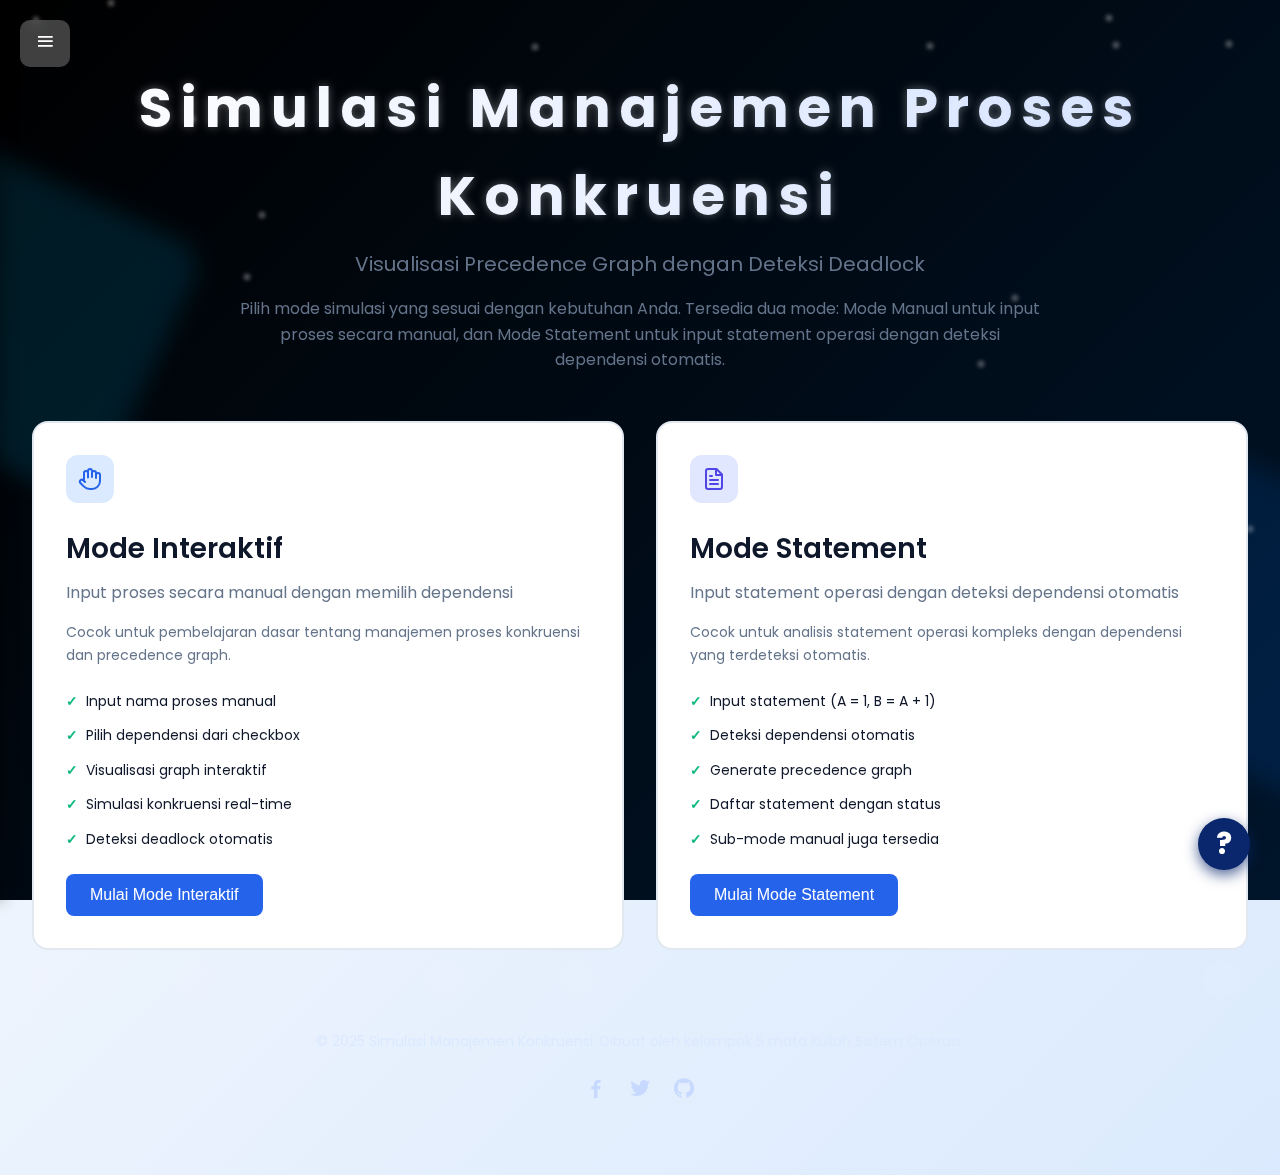
<file: simulasi.html>
<!DOCTYPE html>
<html lang="id">
<head>
    <meta charset="UTF-8">
    <meta name="viewport" content="width=device-width, initial-scale=1.0">
    <title>Simulasi Manajemen Proses Konkruensi</title>
    <link rel="stylesheet" href="simulasi.css">
    <link rel="stylesheet" href="animasi.css">
    <link rel="stylesheet" href="https://unpkg.com/boxicons@2.1.4/css/boxicons.min.css">
</head>
<body>

    <!-- ANIMATED BACKGROUND -->
    <div class="bg-animation"></div>
    <div class="decor decor-left"></div>
    <div class="decor decor-right"></div>

    <!-- SIDEBAR -->
    <aside id="navigasi" class="navigasi">
        <h2 class="side-title">MENU</h2>

        <a href="index.html" class="side-link">
            <i class='bx bx-home'></i> Beranda
        </a>
        <a href="materi.html" class="side-link">
            <i class='bx bx-book'></i> Materi
        </a>
        <a href="simulasi.html" class="side-link active">
            <i class='bx bx-cog'></i> Simulasi
        </a>
        <a href="Tentang kami.html" class="side-link">
            <i class='bx bx-info-circle'></i> Tentang Kami
        </a>
    </aside>

    <!-- TOGGLE BUTTON -->
    <button id="toggleBtn" class="toggle-btn">
        <i class='bx bx-menu'></i>
    </button>


    <div class="container">
        <header class="header">
            <h1 class="title">Simulasi Manajemen Proses Konkruensi</h1>
            <p class="subtitle">Visualisasi Precedence Graph dengan Deteksi Deadlock</p>
            <p class="description">
                Pilih mode simulasi yang sesuai dengan kebutuhan Anda. Tersedia dua mode: 
                Mode Manual untuk input proses secara manual, dan Mode Statement untuk input 
                statement operasi dengan deteksi dependensi otomatis.
            </p>
        </header>

        <div class="cards-container">
            <div class="card" onclick="window.location.href='manual-mode.html'">
                <div class="card-icon manual-icon">
                    <svg xmlns="http://www.w3.org/2000/svg" width="24" height="24" viewBox="0 0 24 24" fill="none" stroke="currentColor" stroke-width="2" stroke-linecap="round" stroke-linejoin="round">
                        <path d="M18 11V6a2 2 0 0 0-2-2v0a2 2 0 0 0-2 2v0"></path>
                        <path d="M14 10V4a2 2 0 0 0-2-2v0a2 2 0 0 0-2 2v2"></path>
                        <path d="M10 10.5V6a2 2 0 0 0-2-2v0a2 2 0 0 0-2 2v8"></path>
                        <path d="M18 8a2 2 0 1 1 4 0v6a8 8 0 0 1-8 8h-2c-2.8 0-4.5-.86-5.99-2.34l-3.6-3.6a2 2 0 0 1 2.83-2.82L7 15"></path>
                    </svg>
                </div>
                <h2 class="card-title">Mode Interaktif</h2>
                <p class="card-description">Input proses secara manual dengan memilih dependensi</p>
                <p class="card-info">
                    Cocok untuk pembelajaran dasar tentang manajemen proses konkruensi dan precedence graph.
                </p>
                <ul class="feature-list">
                    <li><span class="check">✓</span> Input nama proses manual</li>
                    <li><span class="check">✓</span> Pilih dependensi dari checkbox</li>
                    <li><span class="check">✓</span> Visualisasi graph interaktif</li>
                    <li><span class="check">✓</span> Simulasi konkruensi real-time</li>
                    <li><span class="check">✓</span> Deteksi deadlock otomatis</li>
                </ul>
                <button class="btn btn-primary">Mulai Mode Interaktif</button>
            </div>

            <div class="card" onclick="window.location.href='statement-mode.html'">
                <div class="card-icon statement-icon">
                    <svg xmlns="http://www.w3.org/2000/svg" width="24" height="24" viewBox="0 0 24 24" fill="none" stroke="currentColor" stroke-width="2" stroke-linecap="round" stroke-linejoin="round">
                        <path d="M14.5 2H6a2 2 0 0 0-2 2v16a2 2 0 0 0 2 2h12a2 2 0 0 0 2-2V7.5L14.5 2z"></path>
                        <polyline points="14 2 14 8 20 8"></polyline>
                        <line x1="16" y1="13" x2="8" y2="13"></line>
                        <line x1="16" y1="17" x2="8" y2="17"></line>
                        <line x1="10" y1="9" x2="8" y2="9"></line>
                    </svg>
                </div>
                <h2 class="card-title">Mode Statement</h2>
                <p class="card-description">Input statement operasi dengan deteksi dependensi otomatis</p>
                <p class="card-info">
                    Cocok untuk analisis statement operasi kompleks dengan dependensi yang terdeteksi otomatis.
                </p>
                <ul class="feature-list">
                    <li><span class="check">✓</span> Input statement (A = 1, B = A + 1)</li>
                    <li><span class="check">✓</span> Deteksi dependensi otomatis</li>
                    <li><span class="check">✓</span> Generate precedence graph</li>
                    <li><span class="check">✓</span> Daftar statement dengan status</li>
                    <li><span class="check">✓</span> Sub-mode manual juga tersedia</li>
                </ul>
                <button class="btn btn-primary">Mulai Mode Statement</button>
            </div>
        </div>

         <!-- FOOTER -->
        <footer class="footer">
            <p>&copy; 2025 Simulasi Manajemen Konkruensi. Dibuat oleh kelompok 5  mata kuliah Sistem Operasi.</p>
            <div class="footer-links">
                <a href="#"><i class='bx bxl-facebook'></i></a>
                <a href="#"><i class='bx bxl-twitter'></i></a>
                <a href="#"><i class='bx bxl-github'></i></a>
            </div>
        </footer>
    </div>

    <!-- Help Bubble -->
<div id="help-bubble" aria-label="Tombol bantuan" role="button" tabindex="0">?</div>

<!-- Help Popup -->
<div id="help-popup" role="dialog" aria-modal="true" aria-labelledby="help-title" aria-hidden="true">
  <button id="help-close" aria-label="Tutup bantuan">&times;</button>
  <h3 id="help-title">Cara Memulai Simulasi</h3>
  <ul>
    <li>Buka halaman simulasi.</li>
    <li>Masukkan nama proses dan durasinya.</li>
    <li>(Opsional) Tambahkan dependency antar proses.</li>
    <li>Klik Tambahkan Proses.</li>
    <li>Jika semua proses sudah benar, klik Mulai Simulasi.</li>
  </ul>
</div>
     <script src="animasi.js"></script>
</body>
</html>
</file>
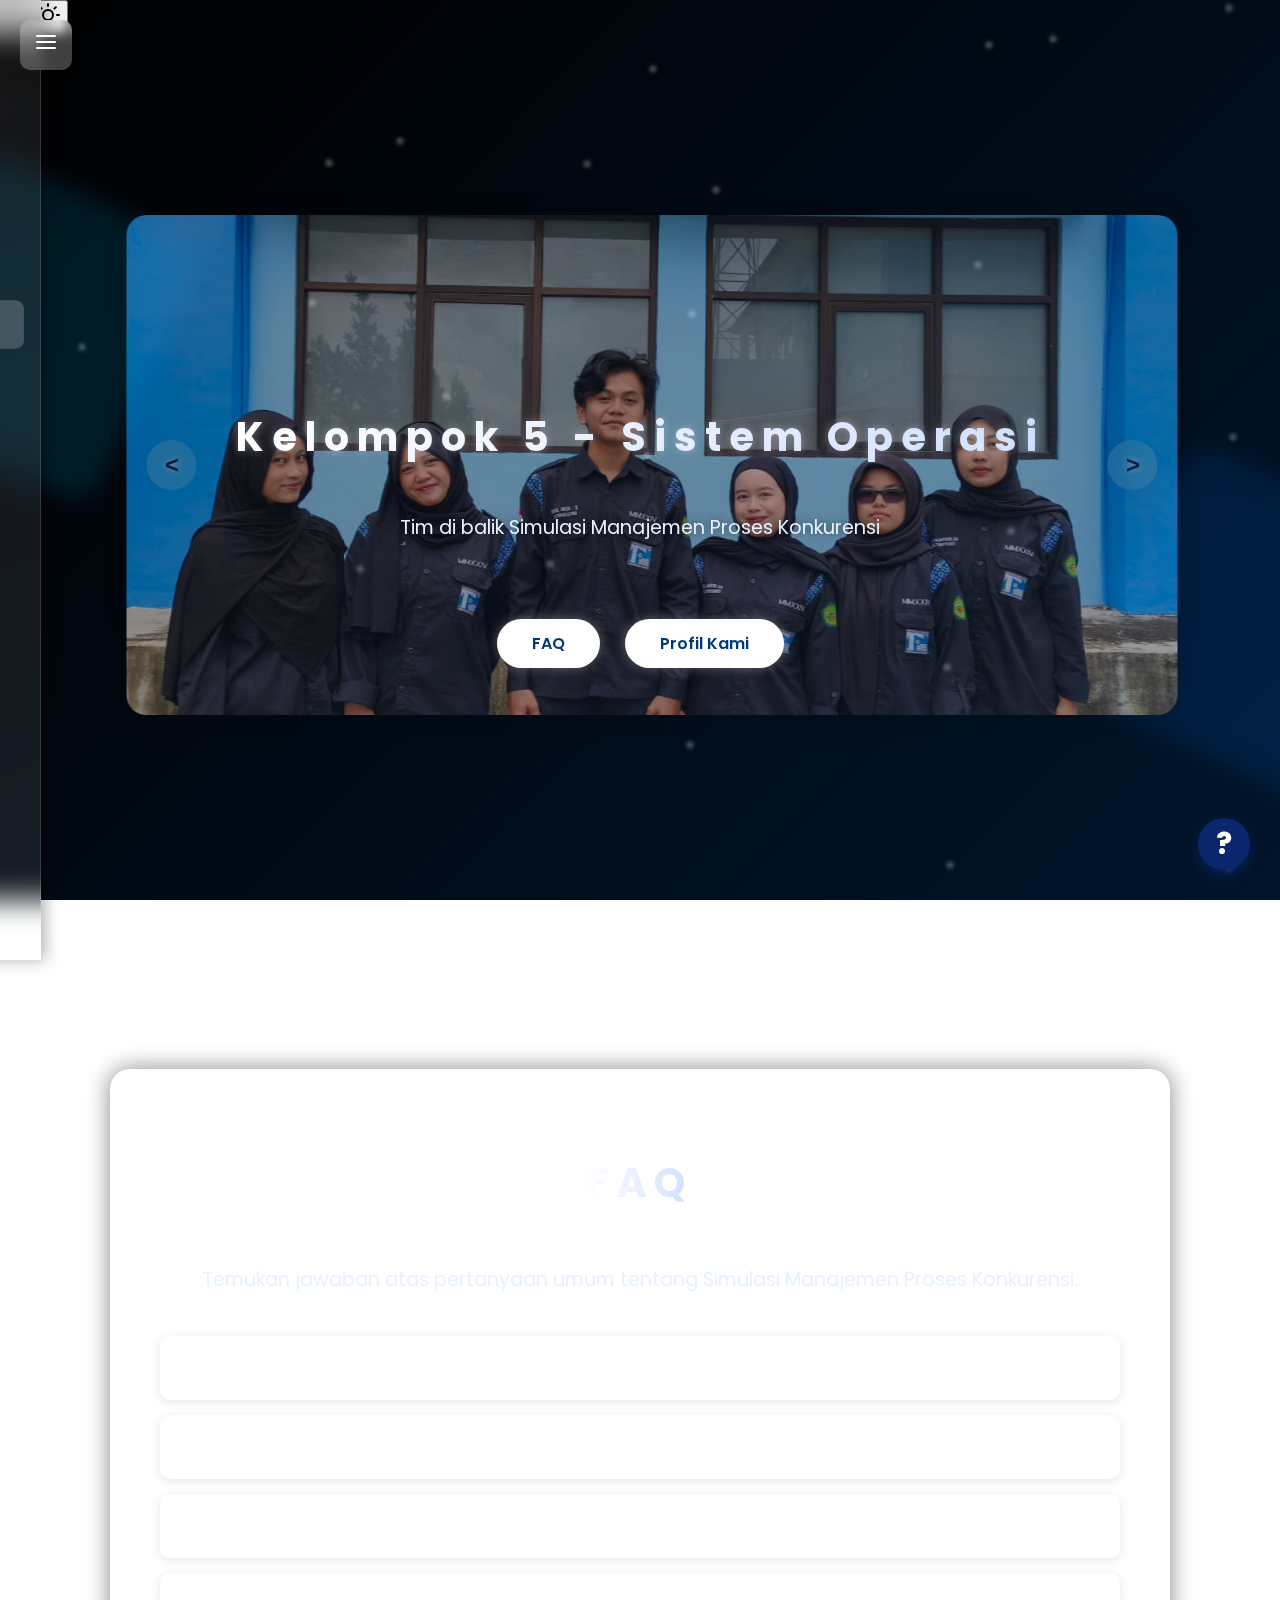
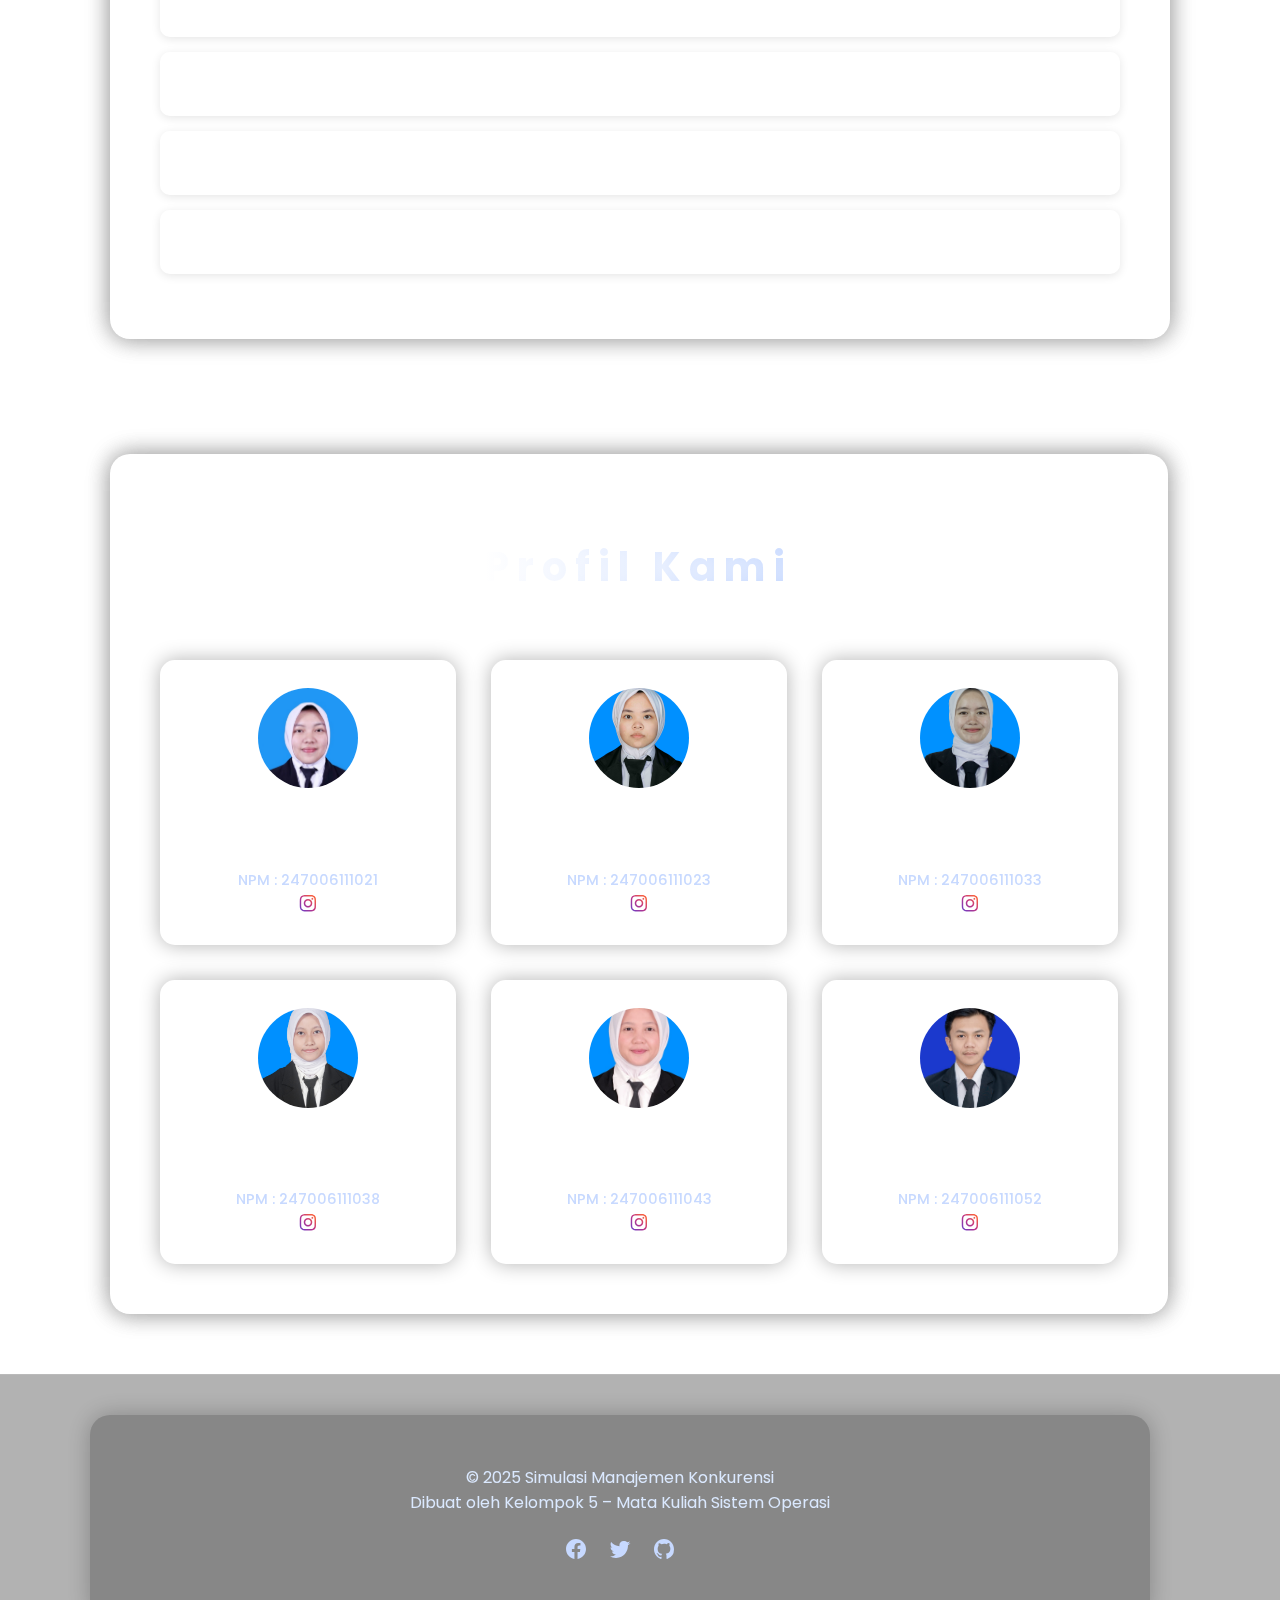
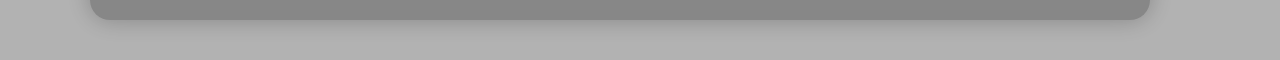
<file: Tentang kami.html>
<!DOCTYPE html>
<html lang="id">
  <head>
    <meta charset="UTF-8" />
    <meta name="viewport" content="width=device-width, initial-scale=1.0" />
    <title>Tentang Kami - Simulasi Konkurensi</title>
    <link rel="stylesheet" href="Tentang kami.css" />
    <!-- Menggunakan style.css gabungan -->
    <link
      rel="stylesheet"
      href="https://unpkg.com/boxicons@2.1.4/css/boxicons.min.css"
    />
  </head>
  <body>
    <!-- ANIMATED BACKGROUND (dari beranda) -->
    <div class="bg-animation"></div>
    <div class="decor decor-left"></div>
    <div class="decor decor-right"></div>

    <!-- SIDEBAR (dari beranda) -->
    <aside
      id="sidebar"
      class="sidebar"
      role="navigation"
      aria-label="Menu Navigasi Utama"
      aria-hidden="true"
    >
      <button
        id="closeSidebarBtn"
        class="close-sidebar-btn"
        aria-label="Tutup Menu"
      >
        <i class="bx bx-x"></i>
      </button>
      <h2 class="side-title">MENU</h2>

      <a href="index.html" class="side-link">
        <!-- Ganti dengan nama file beranda Anda -->
        <i class="bx bx-home"></i> Beranda
      </a>
      <a href="materi.html" class="side-link">
        <i class="bx bx-book"></i> Materi
      </a>
      <a href="simulasi.html" class="side-link">
        <i class="bx bx-cog"></i> Simulasi
      </a>
      <a href="Tentang kami.html" class="side-link active">
        <i class="bx bx-info-circle"></i> Tentang Kami
      </a>
    </aside>

    <!-- TOGGLE BUTTON -->
    <button
      id="toggleBtn"
      class="toggle-btn"
      aria-label="Buka Menu navigasi"
      aria-controls="sidebar"
      aria-expanded="false"
    >
      <svg
        class="icon"
        viewBox="0 0 24 24"
        width="24"
        height="24"
        aria-hidden="true"
      >
        <path
          d="M3 6h18M3 12h18M3 18h18"
          stroke="currentColor"
          stroke-width="2"
          stroke-linecap="round"
        />
      </svg>
      <!-- Ganti-->
    </button>

    <!-- TOGGLE THEME BUTTON -->
    <button
      id="themeToggle"
      class="theme-btn"
      aria-label="Aktifkan Mode Gelap"
      aria-pressed="false"
    >
      <svg
        class="icon"
        viewBox="0 0 24 24"
        width="24"
        height="24"
        aria-hidden="true"
      >
        <path
          d="M21 12.79A9 9 0 0 1 11.21 3 7 7 0 1 0 12 21a9 9 0 0 0 9-8.21z"
          fill="currentColor"
        />
      </svg>
      <svg
        class="icon"
        viewBox="0 0 24 24"
        width="24"
        height="24"
        aria-hidden="true"
      >
        <circle
          cx="12"
          cy="12"
          r="5"
          stroke="currentColor"
          stroke-width="2"
          fill="none"
        />
        <path
          d="M12 1v2M12 21v2M4.22 4.22L5.64 5.64M18.36 18.36l1.42 1.42
              M1 12h2M21 12h2M4.22 19.78L5.64 18.36M18.36 5.64l1.42-1.42"
          stroke="currentColor"
          stroke-width="2"
          stroke-linecap="round"
        />
      </svg>
      <!-- Ganti-->
    </button>

    <!-- MAIN CONTENT: 3 FULL-SCREEN SECTIONS -->
    <main class="scroll-container">
      <!-- SECTION 1: FOTO BERSAMA KELOMPOK -->
      <section class="section section-1 fade-up">
        <div class="slideshow-bg">
          <div class="slides-container">
            <div
              class="slide"
              style="background-image: url('Profil3.jpg')"
            ></div>
            <div
              class="slide"
              style="background-image: url('Profil2.jpg')"
            ></div>
            <div
              class="slide"
              style="background-image: url('Profil1.jpg')"
            ></div>
          </div>
          <button class="slide-btn prev-btn" id="prevBtn">&lt;</button>
          <button class="slide-btn next-btn" id="nextBtn">&gt;</button>
        </div>
        <div class="section-content fade-up">
          <h1 class="section-title">Kelompok 5 - Sistem Operasi</h1>
          <p class="section-desc">
            Tim di balik Simulasi Manajemen Proses Konkurensi
          </p>
        </div>
        <!-- TAMBAHKAN TOMBOL DI SINI -->
        <div class="hero-buttons fade-up">
          <a href="#section-2" class="btn">FAQ</a>
          <a href="#section-3" class="btn">Profil Kami</a>
        </div>
      </section>

      <!-- SECTION 2: FAQ -->
      <section id="section-2" class="section section-2">
        <div class="container">
          <h2 class="section-title">FAQ</h2>
          <p class="section-desc">
            Temukan jawaban atas pertanyaan umum tentang Simulasi Manajemen
            Proses Konkurensi.
          </p>

          <div class="faq-accordion">
            <div class="faq-item">
              <button class="faq-question">
                <span>Apa itu Simulasi Konkurensi?</span>
                <i class="bx bx-chevron-down"></i>
              </button>
              <div class="faq-answer">
                <p>
                  Simulasi Konkurensi adalah alat interaktif yang dirancang
                  untuk membantu memahami konsep proses konkuren dalam sistem
                  operasi. Ini mencakup eksekusi sequential vs concurrent, serta
                  visualisasi precedence graph.
                </p>
              </div>
            </div>

            <div class="faq-item">
              <button class="faq-question">
                <span>Bagaimana cara menggunakan simulasi ini?</span>
                <i class="bx bx-chevron-down"></i>
              </button>
              <div class="faq-answer">
                <p>
                  Pilih opsi simulasi dari menu, masukkan parameter proses, dan
                  jalankan simulasi. Anda dapat melihat hasil eksekusi secara
                  real-time dengan visualisasi yang mudah dipahami.
                </p>
              </div>
            </div>

            <div class="faq-item">
              <button class="faq-question">
                <span
                  >Apa perbedaan antara eksekusi sequential dan
                  concurrent?</span
                >
                <i class="bx bx-chevron-down"></i>
              </button>
              <div class="faq-answer">
                <p>
                  Eksekusi sequential berarti proses berjalan satu per satu
                  secara berurutan, sedangkan concurrent memungkinkan beberapa
                  proses berjalan secara bersamaan, meningkatkan efisiensi
                  sistem.
                </p>
              </div>
            </div>

            <div class="faq-item">
              <button class="faq-question">
                <span>Apa itu precedence graph?</span>
                <i class="bx bx-chevron-down"></i>
              </button>
              <div class="faq-answer">
                <p>
                  Precedence graph adalah representasi grafis yang menunjukkan
                  dependensi antar proses. Ini membantu dalam memahami urutan
                  eksekusi dan potensi deadlock.
                </p>
              </div>
            </div>

            <div class="faq-item">
              <button class="faq-question">
                <span
                  >Apakah saya bisa mengubah atau menghapus proses yang sudah
                  saya input?</span
                >
                <i class="bx bx-chevron-down"></i>
              </button>
              <div class="faq-answer">
                <p>
                  Ya, proses yang sudah ditambahkan biasanya dapat diedit atau
                  dihapus melalui daftar proses sebelum simulasi dijalankan.
                  Anda dapat memperbaiki nama, durasi, atau relasi
                  ketergantungan jika terjadi kesalahan input.
                </p>
              </div>
            </div>

            <div class="faq-item">
              <button class="faq-question">
                <span>Apakah data proses saya disimpan oleh sistem?</span>
                <i class="bx bx-chevron-down"></i>
              </button>
              <div class="faq-answer">
                <p>
                  Tidak. Semua data proses yang Anda masukkan hanya digunakan
                  selama sesi simulasi dan tidak disimpan oleh sistem, kecuali
                  jika fitur penyimpanan dihadirkan di versi mendatang.
                </p>
              </div>
            </div>

            <div class="faq-item">
              <button class="faq-question">
                <span
                  >Bisakah saya mengunduh hasil simulasi atau grafiknya?</span
                >
                <i class="bx bx-chevron-down"></i>
              </button>
              <div class="faq-answer">
                <p>
                  Untuk saat ini, fitur unduhan mungkin belum tersedia. Namun
                  Anda dapat mengambil screenshot atau menunggu fitur ekspor
                  jika ditambahkan pada pembaruan berikutnya.
                </p>
              </div>
            </div>
          </div>
        </div>
      </section>
      <!-- SECTION 3: PROFIL KITA -->
      <section id="section-3" class="section section-3">
        <div class="container">
          <h2 class="section-title">Profil Kami</h2>
          <div class="team-cards">
            <div class="team-card">
              <img class="team-photo" src="aini.png" alt="Anggota 1" />
              <h4>Aini Nurfadilah</h4>
              <p class="npm">NPM : 247006111021</p>
              <!-- Tombol IG -->
              <a
                href="https://www.instagram.com/anfdlha"
                target="_blank"
                rel="noopener noreferrer"
                class="ig-link"
                title="Instagram Aini"
              >
                <i class="bx bxl-instagram" style="font-size: 22px"></i>
              </a>
            </div>
            <div class="team-card">
              <img class="team-photo" src="dara.png" alt="Anggota 2" />
              <h4>Dara Adzkia</h4>
              <p class="npm">NPM : 247006111023</p>
              <!-- Tombol IG -->
              <a
                href="https://www.instagram.com/dardzk"
                target="_blank"
                rel="noopener noreferrer"
                class="ig-link"
                title="Instagram Dara"
              >
                <i class="bx bxl-instagram" style="font-size: 22px"></i>
              </a>
            </div>
            <div class="team-card">
              <img class="team-photo" src="rina.jpg" alt="Anggota 3" />
              <h4>Rina Natalia</h4>
              <p class="npm">NPM : 247006111033</p>
              <!-- Tombol IG -->
              <a
                href="https://www.instagram.com/rinaant_"
                target="_blank"
                rel="noopener noreferrer"
                class="ig-link"
                title="Instagram Rina"
              >
                <i class="bx bxl-instagram" style="font-size: 22px"></i>
              </a>
            </div>
            <div class="team-card">
              <img class="team-photo" src="anggi.jpg" alt="Anggota 4" />
              <h4>Anggi Salsabila</h4>
              <p class="npm">NPM : 247006111038</p>
              <!-- Tombol IG -->
              <a
                href="https://www.instagram.com/slsbilaa_635?igsh=MXRiZGttYm1qMmlweQ=="
                target="_blank"
                rel="noopener noreferrer"
                class="ig-link"
                title="Instagram Anggi"
              >
                <i class="bx bxl-instagram" style="font-size: 22px"></i>
              </a>
            </div>
            <div class="team-card">
              <img class="team-photo" src="nayla.jpg" alt="Anggota 5" />
              <h4>Nayla Qurrota. A</h4>
              <p class="npm">NPM : 247006111043</p>
              <!-- Tombol IG -->
              <a
                href="https://www.instagram.com/nayla.qa"
                target="_blank"
                rel="noopener noreferrer"
                class="ig-link"
                title="Instagram Nayla"
              >
                <i class="bx bxl-instagram" style="font-size: 22px"></i>
              </a>
            </div>
            <div class="team-card">
              <img class="team-photo" src="faisal.jpg" alt="Anggota 6" />
              <h4>Faisal Hadi Saik</h4>
              <p class="npm">NPM : 247006111052</p>
              <!-- Tombol IG -->
              <a
                href="https://www.instagram.com/faisal_lorentz"
                target="_blank"
                rel="noopener noreferrer"
                class="ig-link"
                title="Instagram Faisal"
              >
                <i class="bx bxl-instagram" style="font-size: 22px"></i>
              </a>
            </div>
          </div>
        </div>
      </section>
    </main>

    <!-- FOOTER (dari beranda) -->
    <!-- FOOTER -->
    <footer class="footer" data-theme-element="footer" role="contentinfo">
      <div class="footer-content container">
        <p>
          &copy; 2025 Simulasi Manajemen Konkurensi<br />
          Dibuat oleh Kelompok 5 – Mata Kuliah Sistem Operasi
        </p>

        <nav class="footer-links" aria-label="Media Sosial">
          <a href="#" aria-label="Facebook">
            <svg viewBox="0 0 24 24" width="24" height="24" aria-hidden="true">
              <path
                fill="currentColor"
                d="M22 12c0-5.52-4.48-10-10-10S2 6.48 2 12c0 5 
                  3.66 9.13 8.44 9.88v-6.99h-2.54V12h2.54V9.8
                  c0-2.5 1.49-3.89 3.77-3.89 1.09 0 2.23.2 2.23.2v2.46h-1.26
                  c-1.24 0-1.63.77-1.63 1.56V12h2.78l-.44 2.89h-2.34v6.99
                  C18.34 21.13 22 17 22 12z"
              />
            </svg>
          </a>

          <a href="#" aria-label="Twitter">
            <svg viewBox="0 0 24 24" width="24" height="24" aria-hidden="true">
              <path
                fill="currentColor"
                d="M22.46 6c-.77.35-1.6.58-2.46.69a4.26 4.26 0 0 0 
                  1.88-2.35 8.28 8.28 0 0 1-2.68 1.02A4.13 4.13 0 0 0 
                  15.5 4c-2.27 0-4.1 1.9-4.1 4.24 0 .33.03.65.1.96A11.75 
                  11.75 0 0 1 3.15 5.1a4.33 4.33 0 0 0-.55 2.13c0 
                  1.47.72 2.78 1.82 3.55-.67-.02-1.3-.22-1.85-.52v.05c0 
                  2.05 1.41 3.73 3.27 4.12-.34.1-.72.16-1.12.16-.27 
                  0-.54-.03-.8-.08.54 1.78 2.1 3.08 3.95 3.11A8.33 8.33 
                  0 0 1 2 19.54 11.7 11.7 0 0 0 8.29 21c7.55 0 11.68-6.5 
                  11.68-12.13 0-.2-.01-.41-.02-.61A8.5 8.5 0 0 0 22.46 6z"
              />
            </svg>
          </a>

          <a href="#" aria-label="GitHub">
            <svg viewBox="0 0 24 24" width="24" height="24" aria-hidden="true">
              <path
                fill="currentColor"
                d="M12 2C6.48 2 2 6.58 2 12.26c0 4.51 2.87 8.33 6.84 
                  9.69.5.1.68-.22.68-.48v-1.7c-2.78.62-3.36-1.37-3.36-1.37
                  -.46-1.19-1.12-1.51-1.12-1.51-.9-.63.07-.62.07-.62 
                  1 .07 1.54 1.06 1.54 1.06.9 1.57 2.36 1.12 2.94.86.09-.67.35-1.12.63-1.38
                  -2.22-.26-4.55-1.15-4.55-5.14 0-1.14.39-2.07 1.03-2.8-.1
                  -.26-.45-1.3.1-2.7 0 0 .84-.28 2.75 1.06A9.3 
                  9.3 0 0 1 12 6.8c.85.01 1.7.12 2.5.36 1.9-1.34 2.74-1.06 
                  2.74-1.06.55 1.4.21 2.44.1 2.7.64.73 1.02 1.66 1.02 2.8 
                  0 3.99-2.34 4.87-4.57 5.12.36.32.69.94.69 1.9v2.82c0 
                  .26.18.59.69.48A10.04 10.04 0 0 0 22 12.26C22 6.58 17.52 
                  2 12 2z"
              />
            </svg>
          </a>
        </nav>
      </div>
    </footer>

    <!-- Help Bubble -->
    <div
      id="help-bubble"
      aria-label="Tombol bantuan"
      role="button"
      tabindex="0"
    >
      ?
    </div>

    <!-- Help Popup -->
    <div
      id="help-popup"
      role="dialog"
      aria-modal="true"
      aria-labelledby="help-title"
      aria-hidden="true"
    >
      <button id="help-close" aria-label="Tutup bantuan">&times;</button>
      <h3 id="help-title">Cara Memulai Simulasi</h3>
      <ul>
        <li>Buka halaman simulasi.</li>
        <li>Masukkan nama proses dan durasinya.</li>
        <li>(Opsional) Tambahkan dependency antar proses.</li>
        <li>Klik Tambahkan Proses.</li>
        <li>Jika semua proses sudah benar, klik Mulai Simulasi.</li>
      </ul>
    </div>

    <script src="Tentang kami.js"></script>
    <!-- Menggunakan JS terpisah -->
  </body>
</html>
</file>
<file: style.css>
/* GOOGLE FONTS */
@import url("https://fonts.googleapis.com/css2?family=Poppins:wght@300;400;500;600;700&display=swap");

/* ------------------------------------------------------
   CSS VARIABLES (LIGHT MODE DEFAULT)
------------------------------------------------------ */
:root[data-theme="light"] {
  --text: #0d1b2a;
  --text-alt: #1b263b;
  --bg: #f5f7ff;
  --card-bg: rgba(255, 255, 255, 0.75);
  --glass-bg: rgba(255, 255, 255, 0.35);
  --primary: 
  --light-border: rgba(0, 0, 0, 0);
  --shadow: rgba(0, 0, 0, 0.15);
  --help: #002a76;
}

/* ------------------------------------------------------
   DARK MODE (OTOMATIS BERDASARKAN SISTEM)
------------------------------------------------------ */
@media (prefers-color-scheme: dark) {
  :root[data-theme="dark"] {
    --text: #ffffff;
    --text-alt: #dbe9ff;
    --bg: #03204a;
    --card-bg: rgba(255, 255, 255, 0.08);
    --glass-bg: rgba(255, 255, 255, 0.08);
    --primary: #002a76;
    --light-border: rgba(255, 255, 255, 0);
    --shadow: rgba(0, 0, 0, 0.4);
    --help: #e2e2e2;
  }
}
/* RESET */
body {
  margin: 0;
  font-family: "Poppins", sans-serif;
  overflow-x: hidden;
  color: var(--text);
  background: var(--bg);
}

/* ANIMATED BACKGROUND */
.bg-animation {
  position: fixed;
  width: 100%;
  height: 100%;
  background: linear-gradient(-45deg, #03204a, #002a55, #000000);
  background-size: 400% 400%;
  animation: gradientMove 12s ease infinite;
  z-index: -10;
}

@keyframes gradientMove {
  0% {
    background-position: 0 50%;
  }
  50% {
    background-position: 100% 50%;
  }
  100% {
    background-position: 0 50%;
  }
}

/* SIDEBAR */
.sidebar {
  position: fixed;
  top: 0;
  left: -260px;
  width: 260px;
  height: 100vh;
  padding: 30px 20px;

  transform: translateX(-100%);
  backdrop-filter: blur(15px);
  background: var(--glass-bg);
  border-right: 1px solid var(--shadow);
  box-shadow: 4px 0 15px var(--shadow);
  transition: 0.35s ease;
  z-index: 20;
}

.sidebar.open {
  left: 0;
  transform: translateX(0);
}

/*TAMBAH CSS BAGIAN INI SIDEBAR HEADER 28-11-2025 START*/
.close-sidebar-btn {
  position: absolute;
  top: 15px;
  right: 15px;
  background: none;
  border: none;
  color: var(--text-alt);
  font-size: 28px;
  cursor: pointer;
  padding: 5px;
  border-radius: 5px;
  transition: 0.3s;
}

.close-sidebar-btn:hover {
  color: var(--bg);
  transform: scale(1.1);
}
/*TAMBAH CSS BAGIAN INI SIDEBAR HEADER 28-11-2025 END*/

.side-title {
  text-align: center;
  margin-bottom: 25px;
  font-size: 22px;
  letter-spacing: 2px;
  color: var(--text);
}

.side-link {
  display: flex;
  align-items: center;
  gap: 12px;
  padding: 12px 15px;
  margin-bottom: 8px;
  font-size: 15px;
  color: var(--text-alt);
  text-decoration: none;
  border-radius: 8px;
  transition: 0.25s;
}

.side-link:hover,
.side-link.active {
  background: var(--glass-bg);
  transform: scale(1.03);
}

/*TAMBAH CSS BAGIAN INI SIDENAV 28-11-2025 START*/
.side-nav {
  display: flex;
  flex-direction: column;
}
/*TAMBAH CSS BAGIAN INI SIDENAV 28-11-2025 END*/

/* TOGGLE BUTTON */
.toggle-btn {
  position: fixed;
  top: 20px;
  left: 20px;
  background: var(--glass-bg);
  backdrop-filter: blur(6px);
  border: none;
  padding: 10px 14px;
  border-radius: 10px;
  cursor: pointer;
  color: var(--text);
  font-size: 22px;
  z-index: 30;
  transition: 0.3s;
}

.toggle-btn:hover {
  transform: scale(1.1); /*Menganti background menjadi transform*/
}

/*TAMBAH CSS BAGIAN INI THEME BUTTON 28-11-2022 START*/
/*THEME BUTTON*/
.theme-btn {
  position: fixed;
  top: 20px;
  right: 20px;
  background: var(--glass-bg);
  border: none;
  padding: 10px 14px;
  border-radius: 12px;
  backdrop-filter: blur(6px);
  cursor: pointer;
  font-size: 22px;
  color: var(--text);
  z-index: 100;
  transition: 0.3s;
}
.theme-btn:hover {
  transform: scale(1.1);
}

/* TAMBAH: Gaya untuk Ikon SVG di Theme Toggle  28-11-2025 STRART*/
.theme-btn svg {
  display: none; /* Sembunyikan semua SVG secara default */
  width: 24px;
  height: 24px;
}

/* Aturan untuk ikon Bulan (indeks 0 - Mode Gelap) */
.theme-btn svg:first-child {
  display: block;
}

/* Aturan untuk ikon Matahari (indeks 1 - Mode Terang) */
.theme-btn svg:last-child {
  display: none;
}

/* Saat Dark Mode AKTIF (kelas ditambahkan oleh JS) */
.theme-btn.dark-mode-active svg:first-child {
  display: none; /* Sembunyikan Bulan */
}
.theme-btn.dark-mode-active svg:last-child {
  display: block; /* Tampilkan Matahari */
}
/*TAMBAH CSS BAGIAN INI THEME DAN SVG 28-11-2025 END*/

/* HERO */
.hero {
  padding: 120px 40px;
  display: flex;
  justify-content: center;
  text-align: center;
}

/* Floating Card */
.hero-card {
  text-align: left;
  display: flex;
  gap: 40px;
  color: var(--text);
  background: var(--card-bg);
  padding: 50px;
  border-radius: 20px;
  backdrop-filter: blur(12px);
  box-shadow: 0 0 25px var(--shadow);
  max-width: 900px;
  animation: floatCard 1s ease forwards;
  align-items: center;
  justify-content: space-between;
}

.hero-card * {
  text-align: left !important;
}

/*TAMBAH CSS BAGIAN INI HERO CONTENT 28-11-2025 START*/
.hero-content {
  display: flex;
  flex-direction: row;
  align-items: center;
  justify-content: space-between;
  gap: 40px;
  width: 100%;
}

.hero-text {
  order: 1;
  flex: 1;
  color: var(--text-alt);
}

/*TAMBAH CSS BAGIAN INI HERO CONTENT 28-11-2025 END*/

@keyframes floatCard {
  from {
    transform: translateY(40px);
    opacity: 0;
  }
  to {
    transform: translateY(0);
    opacity: 1;
  }
}

/* TITLES WITH SHADING */
.title {
  font-size: 55px;
  font-weight: 700;
  letter-spacing: 8px;

  background: linear-gradient(to right, var(--text-alt), var(--primary));
  -webkit-background-clip: text;

  display: inline-block;
  text-shadow: 0 0 10px var(--shadow);
  transition: transform 0.2s ease-out;
}

.subtitle {
  margin-top: -30px; /* naikkan ke atas */
  font-size: 40px;
  background: linear-gradient(to right, var(--text-alt), var(--primary));
  -webkit-background-clip: text;
  transition: 0.3s ease;
}

/* PARAGRAPH */
.desc {
  color: var(--text-alt);
  line-height: 1.7;
  margin-top: 10px;
}

/*TAMBAH CSS BAGIAN INI HERO IMAGE 28-11-2025 START*/
/* HERO IMAGE */
.hero-img {
  order: 2;
  flex: 1;
  display: flex;
  justify-content: center;
}
.hero-img img {
  width: 100%;
  max-width: 350px;
  height: auto;
  animation: floatImg 4s ease-in-out infinite;
}
@keyframes floatImg {
  0% {
    transform: translateY(0);
  }
  50% {
    transform: translateY(-10px);
  }
  100% {
    transform: translateY(0);
  }
}
/*TAMBAH CSS BAGIAN INI HERO IMAGE 28-11-2025 END*/

/* BUTTONS */
.btn-group {
  margin-top: 30px;
  display: flex;
  justify-content: center;
  gap: 25px;
}

.btn {
  padding: 12px 35px;
  background: var(--help);
  color: var(--bg);
  border-radius: 10px;
  font-weight: 600;
  text-decoration: none;
  transition: 0.3s;
  box-shadow: 0 0 12px var(--shadow);
}

/*MENGHAPUS BUTTON ALT 28-11-2025*/

.btn:hover {
  transform: translateY(-3px);
  box-shadow: 0 0 18px var(--shadow);
}

/* FEATURES SECTION */
.features {
  padding: 80px 40px;
  text-align: center;
}

.features-title {
  font-size: 36px;
  font-weight: 600;
  margin-bottom: 50px;
  background: linear-gradient(to right, #ffffff, #c7d9ff);
  -webkit-background-clip: text;
  color: transparent;
}

.features-grid {
  display: grid;
  grid-template-columns: repeat(auto-fit, minmax(250px, 1fr));
  gap: 30px;
  max-width: 1000px;
  margin: 0 auto;
}

.feature-card {
  background: var(--card-bg);
  padding: 30px;
  border-radius: 15px;
  backdrop-filter: blur(10px);
  box-shadow: 0 0 20px var(--shadow);
  transition: 0.3s;
  cursor: pointer;
}

.feature-card:hover {
  transform: translateY(-10px);
}

.feature-card i {
  font-size: 50px;
  color: var(--text-alt);
  margin-bottom: 20px;
}

.feature-card h3 {
  font-size: 22px;
  margin-bottom: 15px;
  color: var(--text-alt);
}

.feature-card p {
  color: var(--text-alt);
  line-height: 1.6;
}

/* FOOTER */
.footer {
  padding: 40px 20px;
  text-align: center;
  background: var(--glass-bg);
  backdrop-filter: blur(10px);
  border-top: 1px solid var(--light-border);
}

.footer p {
  margin: 0 0 20px;
  color: var(--text-alt);
}

.footer-links {
  display: flex;
  justify-content: center;
  gap: 20px;
}

.footer-links a {
  color: var(--text-alt);
  font-size: 24px;
  transition: 0.3s;
}

.footer-links a:hover {
  color: var(--bg);
  transform: scale(1.2);
}

/* FLOATING BUBBLES */
.bubble {
  position: fixed;
  bottom: -100px;
  width: 40px;
  height: 40px;
  background: rgba(255, 255, 255, 0.12);
  border-radius: 50%;
  animation: bubbleFloat 12s linear infinite;
  pointer-events: none;
  filter: blur(1px);
}

@keyframes bubbleFloat {
  0% {
    transform: translateY(0) scale(1);
    opacity: 0;
  }
  10% {
    opacity: 0.5;
  }
  100% {
    transform: translateY(-110vh) scale(1.5);
    opacity: 0;
  }
}

/* RANDOM SMALL GLOW PARTICLES */
.particle {
  position: fixed;
  width: 6px;
  height: 6px;
  background: rgba(255, 255, 255, 0.4);
  border-radius: 50%;
  filter: blur(2px);
  animation: blink 4s infinite ease-in-out;
}

@keyframes blink {
  0%,
  100% {
    opacity: 0.1;
  }
  50% {
    opacity: 0.6;
  }
}

.decor {
  position: fixed;
  width: 280px;
  height: 280px;
  border-radius: 30px;
  transform: rotate(25deg);
  opacity: 0.12;
  filter: blur(12px);
  z-index: -5;
  pointer-events: none;
}

.decor-left {
  background: #00c0ff;
  top: 20%;
  left: -120px;
}
.decor-right {
  background: #0070ff;
  bottom: 15%;
  right: -120px;
}

/* Help Bubble */
#help-bubble {
  position: fixed;
  bottom: 30px;
  right: 30px;
  width: 52px;
  height: 52px;
  background-color: var(--bg);
  color: var(--help);
  font-size: 30px;
  font-weight: 700;
  border-radius: 50%;
  box-shadow: 0 5px 14px var(--shadow);
  cursor: pointer;
  display: flex;
  align-items: center;
  justify-content: center;
  user-select: none;
  transition: background-color 0.3s ease, transform 0.3s ease;
  font-family: "Poppins", sans-serif;
  z-index: 10010;
}
#help-bubble:hover,
#help-bubble:focus {
  background-color: var(--card-bg);
  transform: scale(1.15);
  outline: none;
}

/* Help Popup */
#help-popup {
  position: fixed;
  bottom: 90px;
  right: 30px;
  width: 320px;
  background-color: var(--bg);
  border-radius: 16px;
  box-shadow: 0 10px 30px var(--shadow);
  padding: 28px 28px 32px 28px;
  color: var(--text-alt);
  font-family: "Poppins", sans-serif;
  font-size: 1rem;
  line-height: 1.6;
  opacity: 0;
  visibility: hidden;
  transform: translateY(10px);
  transition: opacity 0.3s ease, visibility 0.3s ease, transform 0.3s ease;
  z-index: 10020;
}
#help-popup.show {
  opacity: 1;
  visibility: visible;
  transform: translateY(0);
}

/* Close Button */
#help-close {
  position: absolute;
  top: 14px;
  right: 16px;
  background: transparent;
  border: none;
  color: var(--help);
  font-size: 24px;
  cursor: pointer;
  transition: color 0.25s ease;
  font-weight: 700;
}
#help-close:hover,
#help-close:focus {
  color: var(--text-alt);
  outline: none;
}

/* Heading */
#help-popup h3 {
  margin-top: 0;
  margin-bottom: 18px;
  font-weight: 600;
  font-size: 1.3rem;
  letter-spacing: 0.05em;
  text-shadow: 0 0 4px var(--shadow);
}

/* List style */
#help-popup ul {
  padding-left: 20px;
  margin: 0;
}
#help-popup ul li {
  margin-bottom: 12px;
  list-style-type: disc;
  color: var(--text-alt);
}

/*TAMBAH CSS BAGIAN INI RESPONSIVE DESIGN 28-11-2025 START*/
/* ------------------------------------------------------
   RESPONSIVE DESIGN 
   (100% MOBILE & TABLET FRIENDLY)
------------------------------------------------------ */
@media (max-width: 800px) {
  .hero-card {
    flex-direction: column;
    text-align: center;
    padding: 30px;
  }

  .hero-content {
    flex-direction: column;
    text-align: center;
  }
  .hero-text {
    order: 1;
  }
  .hero-img {
    order: 2;
  }
  .title {
    font-size: 40px;
  }
  .subtitle {
    font-size: 25px;
    margin-top: -10px;
  }
  .btn-group {
    flex-direction: column;
  }
  .hero-img img {
    max-width: 250px;
    width: 100%;
  }
  .sidebar {
    transform: translateX(-100%);
    /* box-shadow: none; <= opsional, tergantung desain awal */
  }

  /* Tampilkan tombol menu toggleBtn di luar sidebar */
  .toggle-btn {
    /* Gaya tombol menu di luar sidebar, pastikan fixed */
    display: block;
    position: fixed;
    top: 20px;
    left: 20px;
    z-index: 999;
    /* ... tambahkan gaya visual lain untuk toggle-btn ... */
  }

  /* Aturan saat sidebar dibuka */
  .sidebar.open {
    transform: translateX(0);
    box-shadow: 5px 0 20px var(--shadow);
  }

  /* Tampilkan Tombol Tutup di mobile/tablet */
  .close-sidebar-btn {
    display: block;
  }
}

@media (max-width: 600px) {
  .hero {
    padding: 80px 20px;
  }
  .title {
    font-size: 32px;
  }
  .subtitle {
    font-size: 20px;
  }
  .desc {
    font-size: 14px;
  }
  .toggle-btn {
    left: 10px;
    top: 10px;
  }
  .sidebar {
    width: 200px;
    left: -200px;
  }
}
/*TAMBAH CSS BAGIAN INI RESPONSIVE DESIGN 28-11-2025 END*/
/* GOOGLE FONTS */
@import url("https://fonts.googleapis.com/css2?family=Poppins:wght@300;400;500;600;700&display=swap");

/* ------------------------------------------------------
   CSS VARIABLES (LIGHT MODE DEFAULT)
------------------------------------------------------ */
:root[data-theme="light"] {
  --text: #0d1b2a;
  --text-alt: #1b263b;
  --bg: #f5f7ff;
  --card-bg: rgba(255, 255, 255, 0.75);
  --glass-bg: rgba(255, 255, 255, 0.35);
  --primary: 
  --light-border: rgba(0, 0, 0, 0);
  --shadow: rgba(0, 0, 0, 0.15);
  --help: #002a76;
}

/* ------------------------------------------------------
   DARK MODE (OTOMATIS BERDASARKAN SISTEM)
------------------------------------------------------ */
@media (prefers-color-scheme: dark) {
  :root[data-theme="dark"] {
    --text: #ffffff;
    --text-alt: #dbe9ff;
    --bg: #03204a;
    --card-bg: rgba(255, 255, 255, 0.08);
    --glass-bg: rgba(255, 255, 255, 0.08);
    --primary: #002a76;
    --light-border: rgba(255, 255, 255, 0);
    --shadow: rgba(0, 0, 0, 0.4);
    --help: #e2e2e2;
  }
}
/* RESET */
body {
  margin: 0;
  font-family: "Poppins", sans-serif;
  overflow-x: hidden;
  color: var(--text);
  background: var(--bg);
}

/* ANIMATED BACKGROUND */
.bg-animation {
  position: fixed;
  width: 100%;
  height: 100%;
  background: linear-gradient(-45deg, #03204a, #002a55, #000000);
  background-size: 400% 400%;
  animation: gradientMove 12s ease infinite;
  z-index: -10;
}

@keyframes gradientMove {
  0% {
    background-position: 0 50%;
  }
  50% {
    background-position: 100% 50%;
  }
  100% {
    background-position: 0 50%;
  }
}

/* SIDEBAR */
.sidebar {
  position: fixed;
  top: 0;
  left: -260px;
  width: 260px;
  height: 100vh;
  padding: 30px 20px;

  transform: translateX(-100%);
  backdrop-filter: blur(15px);
  background: var(--glass-bg);
  border-right: 1px solid var(--shadow);
  box-shadow: 4px 0 15px var(--shadow);
  transition: 0.35s ease;
  z-index: 20;
}

.sidebar.open {
  left: 0;
  transform: translateX(0);
}

/*TAMBAH CSS BAGIAN INI SIDEBAR HEADER 28-11-2025 START*/
.close-sidebar-btn {
  position: absolute;
  top: 15px;
  right: 15px;
  background: none;
  border: none;
  color: var(--text-alt);
  font-size: 28px;
  cursor: pointer;
  padding: 5px;
  border-radius: 5px;
  transition: 0.3s;
}

.close-sidebar-btn:hover {
  color: var(--bg);
  transform: scale(1.1);
}
/*TAMBAH CSS BAGIAN INI SIDEBAR HEADER 28-11-2025 END*/

.side-title {
  text-align: center;
  margin-bottom: 25px;
  font-size: 22px;
  letter-spacing: 2px;
  color: var(--text);
}

.side-link {
  display: flex;
  align-items: center;
  gap: 12px;
  padding: 12px 15px;
  margin-bottom: 8px;
  font-size: 15px;
  color: var(--text-alt);
  text-decoration: none;
  border-radius: 8px;
  transition: 0.25s;
}

.side-link:hover,
.side-link.active {
  background: var(--glass-bg);
  transform: scale(1.03);
}

/*TAMBAH CSS BAGIAN INI SIDENAV 28-11-2025 START*/
.side-nav {
  display: flex;
  flex-direction: column;
}
/*TAMBAH CSS BAGIAN INI SIDENAV 28-11-2025 END*/

/* TOGGLE BUTTON */
.toggle-btn {
  position: fixed;
  top: 20px;
  left: 20px;
  background: var(--glass-bg);
  backdrop-filter: blur(6px);
  border: none;
  padding: 10px 14px;
  border-radius: 10px;
  cursor: pointer;
  color: var(--text);
  font-size: 22px;
  z-index: 30;
  transition: 0.3s;
}

.toggle-btn:hover {
  transform: scale(1.1); /*Menganti background menjadi transform*/
}

/*TAMBAH CSS BAGIAN INI THEME BUTTON 28-11-2022 START*/
/*THEME BUTTON*/
.theme-btn {
  position: fixed;
  top: 20px;
  right: 20px;
  background: var(--glass-bg);
  border: none;
  padding: 10px 14px;
  border-radius: 12px;
  backdrop-filter: blur(6px);
  cursor: pointer;
  font-size: 22px;
  color: var(--text);
  z-index: 100;
  transition: 0.3s;
}
.theme-btn:hover {
  transform: scale(1.1);
}

/* TAMBAH: Gaya untuk Ikon SVG di Theme Toggle  28-11-2025 STRART*/
.theme-btn svg {
  display: none; /* Sembunyikan semua SVG secara default */
  width: 24px;
  height: 24px;
}

/* Aturan untuk ikon Bulan (indeks 0 - Mode Gelap) */
.theme-btn svg:first-child {
  display: block;
}

/* Aturan untuk ikon Matahari (indeks 1 - Mode Terang) */
.theme-btn svg:last-child {
  display: none;
}

/* Saat Dark Mode AKTIF (kelas ditambahkan oleh JS) */
.theme-btn.dark-mode-active svg:first-child {
  display: none; /* Sembunyikan Bulan */
}
.theme-btn.dark-mode-active svg:last-child {
  display: block; /* Tampilkan Matahari */
}
/*TAMBAH CSS BAGIAN INI THEME DAN SVG 28-11-2025 END*/

/* HERO */
.hero {
  padding: 120px 40px;
  display: flex;
  justify-content: center;
  text-align: center;
}

/* Floating Card */
.hero-card {
  text-align: left;
  display: flex;
  gap: 40px;
  color: var(--text);
  background: var(--card-bg);
  padding: 50px;
  border-radius: 20px;
  backdrop-filter: blur(12px);
  box-shadow: 0 0 25px var(--shadow);
  max-width: 900px;
  animation: floatCard 1s ease forwards;
  align-items: center;
  justify-content: space-between;
}

.hero-card * {
  text-align: left !important;
}

/*TAMBAH CSS BAGIAN INI HERO CONTENT 28-11-2025 START*/
.hero-content {
  display: flex;
  flex-direction: row;
  align-items: center;
  justify-content: space-between;
  gap: 40px;
  width: 100%;
}

.hero-text {
  order: 1;
  flex: 1;
  color: var(--text-alt);
}

/*TAMBAH CSS BAGIAN INI HERO CONTENT 28-11-2025 END*/

@keyframes floatCard {
  from {
    transform: translateY(40px);
    opacity: 0;
  }
  to {
    transform: translateY(0);
    opacity: 1;
  }
}

/* TITLES WITH SHADING */
.title {
  font-size: 55px;
  font-weight: 700;
  letter-spacing: 8px;

  background: linear-gradient(to right, var(--text-alt), var(--primary));
  -webkit-background-clip: text;

  display: inline-block;
  text-shadow: 0 0 10px var(--shadow);
  transition: transform 0.2s ease-out;
}

.subtitle {
  margin-top: -30px; /* naikkan ke atas */
  font-size: 40px;
  background: linear-gradient(to right, var(--text-alt), var(--primary));
  -webkit-background-clip: text;
  transition: 0.3s ease;
}

/* PARAGRAPH */
.desc {
  color: var(--text-alt);
  line-height: 1.7;
  margin-top: 10px;
}

/*TAMBAH CSS BAGIAN INI HERO IMAGE 28-11-2025 START*/
/* HERO IMAGE */
.hero-img {
  order: 2;
  flex: 1;
  display: flex;
  justify-content: center;
}
.hero-img img {
  width: 100%;
  max-width: 350px;
  height: auto;
  animation: floatImg 4s ease-in-out infinite;
}
@keyframes floatImg {
  0% {
    transform: translateY(0);
  }
  50% {
    transform: translateY(-10px);
  }
  100% {
    transform: translateY(0);
  }
}
/*TAMBAH CSS BAGIAN INI HERO IMAGE 28-11-2025 END*/

/* BUTTONS */
.btn-group {
  margin-top: 30px;
  display: flex;
  justify-content: center;
  gap: 25px;
}

.btn {
  padding: 12px 35px;
  background: var(--help);
  color: var(--bg);
  border-radius: 10px;
  font-weight: 600;
  text-decoration: none;
  transition: 0.3s;
  box-shadow: 0 0 12px var(--shadow);
}

/*MENGHAPUS BUTTON ALT 28-11-2025*/

.btn:hover {
  transform: translateY(-3px);
  box-shadow: 0 0 18px var(--shadow);
}

/* FEATURES SECTION */
.features {
  padding: 80px 40px;
  text-align: center;
}

.features-title {
  font-size: 36px;
  font-weight: 600;
  margin-bottom: 50px;
  background: linear-gradient(to right, #ffffff, #c7d9ff);
  -webkit-background-clip: text;
  color: transparent;
}

.features-grid {
  display: grid;
  grid-template-columns: repeat(auto-fit, minmax(250px, 1fr));
  gap: 30px;
  max-width: 1000px;
  margin: 0 auto;
}

.feature-card {
  background: var(--card-bg);
  padding: 30px;
  border-radius: 15px;
  backdrop-filter: blur(10px);
  box-shadow: 0 0 20px var(--shadow);
  transition: 0.3s;
  cursor: pointer;
}

.feature-card:hover {
  transform: translateY(-10px);
}

.feature-card i {
  font-size: 50px;
  color: var(--text-alt);
  margin-bottom: 20px;
}

.feature-card h3 {
  font-size: 22px;
  margin-bottom: 15px;
  color: var(--text-alt);
}

.feature-card p {
  color: var(--text-alt);
  line-height: 1.6;
}

/* FOOTER */
.footer {
  padding: 40px 20px;
  text-align: center;
  background: var(--glass-bg);
  backdrop-filter: blur(10px);
  border-top: 1px solid var(--light-border);
}

.footer p {
  margin: 0 0 20px;
  color: var(--text-alt);
}

.footer-links {
  display: flex;
  justify-content: center;
  gap: 20px;
}

.footer-links a {
  color: var(--text-alt);
  font-size: 24px;
  transition: 0.3s;
}

.footer-links a:hover {
  color: var(--bg);
  transform: scale(1.2);
}

/* FLOATING BUBBLES */
.bubble {
  position: fixed;
  bottom: -100px;
  width: 40px;
  height: 40px;
  background: rgba(255, 255, 255, 0.12);
  border-radius: 50%;
  animation: bubbleFloat 12s linear infinite;
  pointer-events: none;
  filter: blur(1px);
}

@keyframes bubbleFloat {
  0% {
    transform: translateY(0) scale(1);
    opacity: 0;
  }
  10% {
    opacity: 0.5;
  }
  100% {
    transform: translateY(-110vh) scale(1.5);
    opacity: 0;
  }
}

/* RANDOM SMALL GLOW PARTICLES */
.particle {
  position: fixed;
  width: 6px;
  height: 6px;
  background: rgba(255, 255, 255, 0.4);
  border-radius: 50%;
  filter: blur(2px);
  animation: blink 4s infinite ease-in-out;
}

@keyframes blink {
  0%,
  100% {
    opacity: 0.1;
  }
  50% {
    opacity: 0.6;
  }
}

.decor {
  position: fixed;
  width: 280px;
  height: 280px;
  border-radius: 30px;
  transform: rotate(25deg);
  opacity: 0.12;
  filter: blur(12px);
  z-index: -5;
  pointer-events: none;
}

.decor-left {
  background: #00c0ff;
  top: 20%;
  left: -120px;
}
.decor-right {
  background: #0070ff;
  bottom: 15%;
  right: -120px;
}

/* Help Bubble */
#help-bubble {
  position: fixed;
  bottom: 30px;
  right: 30px;
  width: 52px;
  height: 52px;
  background-color: var(--bg);
  color: var(--help);
  font-size: 30px;
  font-weight: 700;
  border-radius: 50%;
  box-shadow: 0 5px 14px var(--shadow);
  cursor: pointer;
  display: flex;
  align-items: center;
  justify-content: center;
  user-select: none;
  transition: background-color 0.3s ease, transform 0.3s ease;
  font-family: "Poppins", sans-serif;
  z-index: 10010;
}
#help-bubble:hover,
#help-bubble:focus {
  background-color: var(--card-bg);
  transform: scale(1.15);
  outline: none;
}

/* Help Popup */
#help-popup {
  position: fixed;
  bottom: 90px;
  right: 30px;
  width: 320px;
  background-color: var(--bg);
  border-radius: 16px;
  box-shadow: 0 10px 30px var(--shadow);
  padding: 28px 28px 32px 28px;
  color: var(--text-alt);
  font-family: "Poppins", sans-serif;
  font-size: 1rem;
  line-height: 1.6;
  opacity: 0;
  visibility: hidden;
  transform: translateY(10px);
  transition: opacity 0.3s ease, visibility 0.3s ease, transform 0.3s ease;
  z-index: 10020;
}
#help-popup.show {
  opacity: 1;
  visibility: visible;
  transform: translateY(0);
}

/* Close Button */
#help-close {
  position: absolute;
  top: 14px;
  right: 16px;
  background: transparent;
  border: none;
  color: var(--help);
  font-size: 24px;
  cursor: pointer;
  transition: color 0.25s ease;
  font-weight: 700;
}
#help-close:hover,
#help-close:focus {
  color: var(--text-alt);
  outline: none;
}

/* Heading */
#help-popup h3 {
  margin-top: 0;
  margin-bottom: 18px;
  font-weight: 600;
  font-size: 1.3rem;
  letter-spacing: 0.05em;
  text-shadow: 0 0 4px var(--shadow);
}

/* List style */
#help-popup ul {
  padding-left: 20px;
  margin: 0;
}
#help-popup ul li {
  margin-bottom: 12px;
  list-style-type: disc;
  color: var(--text-alt);
}

/*TAMBAH CSS BAGIAN INI RESPONSIVE DESIGN 28-11-2025 START*/
/* ------------------------------------------------------
   RESPONSIVE DESIGN 
   (100% MOBILE & TABLET FRIENDLY)
------------------------------------------------------ */
@media (max-width: 800px) {
  .hero-card {
    flex-direction: column;
    text-align: center;
    padding: 30px;
  }

  .hero-content {
    flex-direction: column;
    text-align: center;
  }
  .hero-text {
    order: 1;
  }
  .hero-img {
    order: 2;
  }
  .title {
    font-size: 40px;
  }
  .subtitle {
    font-size: 25px;
    margin-top: -10px;
  }
  .btn-group {
    flex-direction: column;
  }
  .hero-img img {
    max-width: 250px;
    width: 100%;
  }
  .sidebar {
    transform: translateX(-100%);
    /* box-shadow: none; <= opsional, tergantung desain awal */
  }

  /* Tampilkan tombol menu toggleBtn di luar sidebar */
  .toggle-btn {
    /* Gaya tombol menu di luar sidebar, pastikan fixed */
    display: block;
    position: fixed;
    top: 20px;
    left: 20px;
    z-index: 999;
    /* ... tambahkan gaya visual lain untuk toggle-btn ... */
  }

  /* Aturan saat sidebar dibuka */
  .sidebar.open {
    transform: translateX(0);
    box-shadow: 5px 0 20px var(--shadow);
  }

  /* Tampilkan Tombol Tutup di mobile/tablet */
  .close-sidebar-btn {
    display: block;
  }
}

@media (max-width: 600px) {
  .hero {
    padding: 80px 20px;
  }
  .title {
    font-size: 32px;
  }
  .subtitle {
    font-size: 20px;
  }
  .desc {
    font-size: 14px;
  }
  .toggle-btn {
    left: 10px;
    top: 10px;
  }
  .sidebar {
    width: 200px;
    left: -200px;
  }
}
/*TAMBAH CSS BAGIAN INI RESPONSIVE DESIGN 28-11-2025 END*/
/* GOOGLE FONTS */
@import url("https://fonts.googleapis.com/css2?family=Poppins:wght@300;400;500;600;700&display=swap");

/* ------------------------------------------------------
   CSS VARIABLES (LIGHT MODE DEFAULT)
------------------------------------------------------ */
:root[data-theme="light"] {
  --text: #0d1b2a;
  --text-alt: #1b263b;
  --bg: #f5f7ff;
  --card-bg: rgba(255, 255, 255, 0.75);
  --glass-bg: rgba(255, 255, 255, 0.35);
  --primary: 
  --light-border: rgba(0, 0, 0, 0);
  --shadow: rgba(0, 0, 0, 0.15);
  --help: #002a76;
}

/* ------------------------------------------------------
   DARK MODE (OTOMATIS BERDASARKAN SISTEM)
------------------------------------------------------ */
@media (prefers-color-scheme: dark) {
  :root[data-theme="dark"] {
    --text: #ffffff;
    --text-alt: #dbe9ff;
    --bg: #03204a;
    --card-bg: rgba(255, 255, 255, 0.08);
    --glass-bg: rgba(255, 255, 255, 0.08);
    --primary: #002a76;
    --light-border: rgba(255, 255, 255, 0);
    --shadow: rgba(0, 0, 0, 0.4);
    --help: #e2e2e2;
  }
}
/* RESET */
body {
  margin: 0;
  font-family: "Poppins", sans-serif;
  overflow-x: hidden;
  color: var(--text);
  background: var(--bg);
}

/* ANIMATED BACKGROUND */
.bg-animation {
  position: fixed;
  width: 100%;
  height: 100%;
  background: linear-gradient(-45deg, #03204a, #002a55, #000000);
  background-size: 400% 400%;
  animation: gradientMove 12s ease infinite;
  z-index: -10;
}

@keyframes gradientMove {
  0% {
    background-position: 0 50%;
  }
  50% {
    background-position: 100% 50%;
  }
  100% {
    background-position: 0 50%;
  }
}

/* SIDEBAR */
.sidebar {
  position: fixed;
  top: 0;
  left: -260px;
  width: 260px;
  height: 100vh;
  padding: 30px 20px;

  transform: translateX(-100%);
  backdrop-filter: blur(15px);
  background: var(--glass-bg);
  border-right: 1px solid var(--shadow);
  box-shadow: 4px 0 15px var(--shadow);
  transition: 0.35s ease;
  z-index: 20;
}

.sidebar.open {
  left: 0;
  transform: translateX(0);
}

/*TAMBAH CSS BAGIAN INI SIDEBAR HEADER 28-11-2025 START*/
.close-sidebar-btn {
  position: absolute;
  top: 15px;
  right: 15px;
  background: none;
  border: none;
  color: var(--text-alt);
  font-size: 28px;
  cursor: pointer;
  padding: 5px;
  border-radius: 5px;
  transition: 0.3s;
}

.close-sidebar-btn:hover {
  color: var(--bg);
  transform: scale(1.1);
}
/*TAMBAH CSS BAGIAN INI SIDEBAR HEADER 28-11-2025 END*/

.side-title {
  text-align: center;
  margin-bottom: 25px;
  font-size: 22px;
  letter-spacing: 2px;
  color: var(--text);
}

.side-link {
  display: flex;
  align-items: center;
  gap: 12px;
  padding: 12px 15px;
  margin-bottom: 8px;
  font-size: 15px;
  color: var(--text-alt);
  text-decoration: none;
  border-radius: 8px;
  transition: 0.25s;
}

.side-link:hover,
.side-link.active {
  background: var(--glass-bg);
  transform: scale(1.03);
}

/*TAMBAH CSS BAGIAN INI SIDENAV 28-11-2025 START*/
.side-nav {
  display: flex;
  flex-direction: column;
}
/*TAMBAH CSS BAGIAN INI SIDENAV 28-11-2025 END*/

/* TOGGLE BUTTON */
.toggle-btn {
  position: fixed;
  top: 20px;
  left: 20px;
  background: var(--glass-bg);
  backdrop-filter: blur(6px);
  border: none;
  padding: 10px 14px;
  border-radius: 10px;
  cursor: pointer;
  color: var(--text);
  font-size: 22px;
  z-index: 30;
  transition: 0.3s;
}

.toggle-btn:hover {
  transform: scale(1.1); /*Menganti background menjadi transform*/
}

/*TAMBAH CSS BAGIAN INI THEME BUTTON 28-11-2022 START*/
/*THEME BUTTON*/
.theme-btn {
  position: fixed;
  top: 20px;
  right: 20px;
  background: var(--glass-bg);
  border: none;
  padding: 10px 14px;
  border-radius: 12px;
  backdrop-filter: blur(6px);
  cursor: pointer;
  font-size: 22px;
  color: var(--text);
  z-index: 100;
  transition: 0.3s;
}
.theme-btn:hover {
  transform: scale(1.1);
}

/* TAMBAH: Gaya untuk Ikon SVG di Theme Toggle  28-11-2025 STRART*/
.theme-btn svg {
  display: none; /* Sembunyikan semua SVG secara default */
  width: 24px;
  height: 24px;
}

/* Aturan untuk ikon Bulan (indeks 0 - Mode Gelap) */
.theme-btn svg:first-child {
  display: block;
}

/* Aturan untuk ikon Matahari (indeks 1 - Mode Terang) */
.theme-btn svg:last-child {
  display: none;
}

/* Saat Dark Mode AKTIF (kelas ditambahkan oleh JS) */
.theme-btn.dark-mode-active svg:first-child {
  display: none; /* Sembunyikan Bulan */
}
.theme-btn.dark-mode-active svg:last-child {
  display: block; /* Tampilkan Matahari */
}
/*TAMBAH CSS BAGIAN INI THEME DAN SVG 28-11-2025 END*/

/* HERO */
.hero {
  padding: 120px 40px;
  display: flex;
  justify-content: center;
  text-align: center;
}

/* Floating Card */
.hero-card {
  text-align: left;
  display: flex;
  gap: 40px;
  color: var(--text);
  background: var(--card-bg);
  padding: 50px;
  border-radius: 20px;
  backdrop-filter: blur(12px);
  box-shadow: 0 0 25px var(--shadow);
  max-width: 900px;
  animation: floatCard 1s ease forwards;
  align-items: center;
  justify-content: space-between;
}

.hero-card * {
  text-align: left !important;
}

/*TAMBAH CSS BAGIAN INI HERO CONTENT 28-11-2025 START*/
.hero-content {
  display: flex;
  flex-direction: row;
  align-items: center;
  justify-content: space-between;
  gap: 40px;
  width: 100%;
}

.hero-text {
  order: 1;
  flex: 1;
  color: var(--text-alt);
}

/*TAMBAH CSS BAGIAN INI HERO CONTENT 28-11-2025 END*/

@keyframes floatCard {
  from {
    transform: translateY(40px);
    opacity: 0;
  }
  to {
    transform: translateY(0);
    opacity: 1;
  }
}

/* TITLES WITH SHADING */
.title {
  font-size: 55px;
  font-weight: 700;
  letter-spacing: 8px;

  background: linear-gradient(to right, var(--text-alt), var(--primary));
  -webkit-background-clip: text;

  display: inline-block;
  text-shadow: 0 0 10px var(--shadow);
  transition: transform 0.2s ease-out;
}

.subtitle {
  margin-top: -30px; /* naikkan ke atas */
  font-size: 40px;
  background: linear-gradient(to right, var(--text-alt), var(--primary));
  -webkit-background-clip: text;
  transition: 0.3s ease;
}

/* PARAGRAPH */
.desc {
  color: var(--text-alt);
  line-height: 1.7;
  margin-top: 10px;
}

/*TAMBAH CSS BAGIAN INI HERO IMAGE 28-11-2025 START*/
/* HERO IMAGE */
.hero-img {
  order: 2;
  flex: 1;
  display: flex;
  justify-content: center;
}
.hero-img img {
  width: 100%;
  max-width: 350px;
  height: auto;
  animation: floatImg 4s ease-in-out infinite;
}
@keyframes floatImg {
  0% {
    transform: translateY(0);
  }
  50% {
    transform: translateY(-10px);
  }
  100% {
    transform: translateY(0);
  }
}
/*TAMBAH CSS BAGIAN INI HERO IMAGE 28-11-2025 END*/

/* BUTTONS */
.btn-group {
  margin-top: 30px;
  display: flex;
  justify-content: center;
  gap: 25px;
}

.btn {
  padding: 12px 35px;
  background: var(--help);
  color: var(--bg);
  border-radius: 10px;
  font-weight: 600;
  text-decoration: none;
  transition: 0.3s;
  box-shadow: 0 0 12px var(--shadow);
}

/*MENGHAPUS BUTTON ALT 28-11-2025*/

.btn:hover {
  transform: translateY(-3px);
  box-shadow: 0 0 18px var(--shadow);
}

/* FEATURES SECTION */
.features {
  padding: 80px 40px;
  text-align: center;
}

.features-title {
  font-size: 36px;
  font-weight: 600;
  margin-bottom: 50px;
  background: linear-gradient(to right, #ffffff, #c7d9ff);
  -webkit-background-clip: text;
  color: transparent;
}

.features-grid {
  display: grid;
  grid-template-columns: repeat(auto-fit, minmax(250px, 1fr));
  gap: 30px;
  max-width: 1000px;
  margin: 0 auto;
}

.feature-card {
  background: var(--card-bg);
  padding: 30px;
  border-radius: 15px;
  backdrop-filter: blur(10px);
  box-shadow: 0 0 20px var(--shadow);
  transition: 0.3s;
  cursor: pointer;
}

.feature-card:hover {
  transform: translateY(-10px);
}

.feature-card i {
  font-size: 50px;
  color: var(--text-alt);
  margin-bottom: 20px;
}

.feature-card h3 {
  font-size: 22px;
  margin-bottom: 15px;
  color: var(--text-alt);
}

.feature-card p {
  color: var(--text-alt);
  line-height: 1.6;
}

/* FOOTER */
.footer {
  padding: 40px 20px;
  text-align: center;
  background: var(--glass-bg);
  backdrop-filter: blur(10px);
  border-top: 1px solid var(--light-border);
}

.footer p {
  margin: 0 0 20px;
  color: var(--text-alt);
}

.footer-links {
  display: flex;
  justify-content: center;
  gap: 20px;
}

.footer-links a {
  color: var(--text-alt);
  font-size: 24px;
  transition: 0.3s;
}

.footer-links a:hover {
  color: var(--bg);
  transform: scale(1.2);
}

/* FLOATING BUBBLES */
.bubble {
  position: fixed;
  bottom: -100px;
  width: 40px;
  height: 40px;
  background: rgba(255, 255, 255, 0.12);
  border-radius: 50%;
  animation: bubbleFloat 12s linear infinite;
  pointer-events: none;
  filter: blur(1px);
}

@keyframes bubbleFloat {
  0% {
    transform: translateY(0) scale(1);
    opacity: 0;
  }
  10% {
    opacity: 0.5;
  }
  100% {
    transform: translateY(-110vh) scale(1.5);
    opacity: 0;
  }
}

/* RANDOM SMALL GLOW PARTICLES */
.particle {
  position: fixed;
  width: 6px;
  height: 6px;
  background: rgba(255, 255, 255, 0.4);
  border-radius: 50%;
  filter: blur(2px);
  animation: blink 4s infinite ease-in-out;
}

@keyframes blink {
  0%,
  100% {
    opacity: 0.1;
  }
  50% {
    opacity: 0.6;
  }
}

.decor {
  position: fixed;
  width: 280px;
  height: 280px;
  border-radius: 30px;
  transform: rotate(25deg);
  opacity: 0.12;
  filter: blur(12px);
  z-index: -5;
  pointer-events: none;
}

.decor-left {
  background: #00c0ff;
  top: 20%;
  left: -120px;
}
.decor-right {
  background: #0070ff;
  bottom: 15%;
  right: -120px;
}

/* Help Bubble */
#help-bubble {
  position: fixed;
  bottom: 30px;
  right: 30px;
  width: 52px;
  height: 52px;
  background-color: var(--bg);
  color: var(--help);
  font-size: 30px;
  font-weight: 700;
  border-radius: 50%;
  box-shadow: 0 5px 14px var(--shadow);
  cursor: pointer;
  display: flex;
  align-items: center;
  justify-content: center;
  user-select: none;
  transition: background-color 0.3s ease, transform 0.3s ease;
  font-family: "Poppins", sans-serif;
  z-index: 10010;
}
#help-bubble:hover,
#help-bubble:focus {
  background-color: var(--card-bg);
  transform: scale(1.15);
  outline: none;
}

/* Help Popup */
#help-popup {
  position: fixed;
  bottom: 90px;
  right: 30px;
  width: 320px;
  background-color: var(--bg);
  border-radius: 16px;
  box-shadow: 0 10px 30px var(--shadow);
  padding: 28px 28px 32px 28px;
  color: var(--text-alt);
  font-family: "Poppins", sans-serif;
  font-size: 1rem;
  line-height: 1.6;
  opacity: 0;
  visibility: hidden;
  transform: translateY(10px);
  transition: opacity 0.3s ease, visibility 0.3s ease, transform 0.3s ease;
  z-index: 10020;
}
#help-popup.show {
  opacity: 1;
  visibility: visible;
  transform: translateY(0);
}

/* Close Button */
#help-close {
  position: absolute;
  top: 14px;
  right: 16px;
  background: transparent;
  border: none;
  color: var(--help);
  font-size: 24px;
  cursor: pointer;
  transition: color 0.25s ease;
  font-weight: 700;
}
#help-close:hover,
#help-close:focus {
  color: var(--text-alt);
  outline: none;
}

/* Heading */
#help-popup h3 {
  margin-top: 0;
  margin-bottom: 18px;
  font-weight: 600;
  font-size: 1.3rem;
  letter-spacing: 0.05em;
  text-shadow: 0 0 4px var(--shadow);
}

/* List style */
#help-popup ul {
  padding-left: 20px;
  margin: 0;
}
#help-popup ul li {
  margin-bottom: 12px;
  list-style-type: disc;
  color: var(--text-alt);
}

/*TAMBAH CSS BAGIAN INI RESPONSIVE DESIGN 28-11-2025 START*/
/* ------------------------------------------------------
   RESPONSIVE DESIGN 
   (100% MOBILE & TABLET FRIENDLY)
------------------------------------------------------ */
@media (max-width: 800px) {
  .hero-card {
    flex-direction: column;
    text-align: center;
    padding: 30px;
  }

  .hero-content {
    flex-direction: column;
    text-align: center;
  }
  .hero-text {
    order: 1;
  }
  .hero-img {
    order: 2;
  }
  .title {
    font-size: 40px;
  }
  .subtitle {
    font-size: 25px;
    margin-top: -10px;
  }
  .btn-group {
    flex-direction: column;
  }
  .hero-img img {
    max-width: 250px;
    width: 100%;
  }
  .sidebar {
    transform: translateX(-100%);
    /* box-shadow: none; <= opsional, tergantung desain awal */
  }

  /* Tampilkan tombol menu toggleBtn di luar sidebar */
  .toggle-btn {
    /* Gaya tombol menu di luar sidebar, pastikan fixed */
    display: block;
    position: fixed;
    top: 20px;
    left: 20px;
    z-index: 999;
    /* ... tambahkan gaya visual lain untuk toggle-btn ... */
  }

  /* Aturan saat sidebar dibuka */
  .sidebar.open {
    transform: translateX(0);
    box-shadow: 5px 0 20px var(--shadow);
  }

  /* Tampilkan Tombol Tutup di mobile/tablet */
  .close-sidebar-btn {
    display: block;
  }
}

@media (max-width: 600px) {
  .hero {
    padding: 80px 20px;
  }
  .title {
    font-size: 32px;
  }
  .subtitle {
    font-size: 20px;
  }
  .desc {
    font-size: 14px;
  }
  .toggle-btn {
    left: 10px;
    top: 10px;
  }
  .sidebar {
    width: 200px;
    left: -200px;
  }
}
/*TAMBAH CSS BAGIAN INI RESPONSIVE DESIGN 28-11-2025 END*/
</file>
<file: Simulasi/styles.css>
* {
    margin: 0;
    padding: 0;
    box-sizing: border-box;
}

:root {
    --primary: #2563eb;
    --primary-dark: #1d4ed8;
    --secondary: #64748b;
    --success: #10b981;
    --warning: #f59e0b;
    --error: #ef4444;
    --bg-gradient-start: #f8fafc;
    --bg-gradient-end: #dbeafe;
    --card-bg: #ffffff;
    --text-primary: #0f172a;
    --text-secondary: #64748b;
    --border: #e2e8f0;
    --status-waiting: #9ca3af;
    --status-ready: #fbbf24;
    --status-running: #3b82f6;
    --status-completed: #10b981;
}

body {
    font-family: -apple-system, BlinkMacSystemFont, 'Segoe UI', Roboto, 'Helvetica Neue', Arial, sans-serif;
    background: linear-gradient(135deg, var(--bg-gradient-start) 0%, var(--bg-gradient-end) 100%);
    min-height: 100vh;
    color: var(--text-primary);
    line-height: 1.6;
}

.container {
    max-width: 1400px;
    margin: 0 auto;
    padding: 2rem;
}

/* Header */
.header {
    text-align: center;
    margin-bottom: 3rem;
    padding-top: 2rem;
}

.title {
    font-size: 2.5rem;
    font-weight: 700;
    background: linear-gradient(135deg, #2563eb 0%, #4f46e5 100%);
    -webkit-background-clip: text;
    -webkit-text-fill-color: transparent;
    background-clip: text;
    margin-bottom: 0.5rem;
}

.subtitle {
    font-size: 1.25rem;
    color: var(--text-secondary);
    margin-bottom: 1rem;
}

.description {
    max-width: 800px;
    margin: 0 auto;
    color: var(--text-secondary);
}

.btn-back {
    background: var(--card-bg);
    border: 1px solid var(--border);
    padding: 0.5rem 1rem;
    border-radius: 0.5rem;
    cursor: pointer;
    font-size: 0.875rem;
    margin-top: 1rem;
    transition: all 0.2s;
}

.btn-back:hover {
    background: var(--bg-gradient-start);
    transform: translateX(-4px);
}

/* Cards Container */
.cards-container {
    display: grid;
    grid-template-columns: repeat(auto-fit, minmax(400px, 1fr));
    gap: 2rem;
    margin-bottom: 3rem;
}

.card {
    background: var(--card-bg);
    border: 2px solid var(--border);
    border-radius: 1rem;
    padding: 2rem;
    transition: all 0.3s;
    cursor: pointer;
}

.card:hover {
    box-shadow: 0 20px 25px -5px rgba(0, 0, 0, 0.1), 0 10px 10px -5px rgba(0, 0, 0, 0.04);
    border-color: var(--primary);
    transform: translateY(-4px);
}

.card-icon {
    width: 3rem;
    height: 3rem;
    border-radius: 0.75rem;
    display: flex;
    align-items: center;
    justify-content: center;
    margin-bottom: 1.5rem;
}

.manual-icon {
    background: #dbeafe;
    color: #2563eb;
}

.statement-icon {
    background: #e0e7ff;
    color: #4f46e5;
}

.card-title {
    font-size: 1.75rem;
    font-weight: 600;
    margin-bottom: 0.5rem;
}

.card-description {
    color: var(--text-secondary);
    margin-bottom: 1rem;
}

.card-info {
    font-size: 0.875rem;
    color: var(--text-secondary);
    margin-bottom: 1.5rem;
}

.feature-list {
    list-style: none;
    margin-bottom: 1.5rem;
}

.feature-list li {
    display: flex;
    align-items: flex-start;
    gap: 0.5rem;
    margin-bottom: 0.75rem;
    font-size: 0.875rem;
}

.check {
    color: var(--success);
    font-weight: bold;
}

/* Buttons */
.btn {
    padding: 0.75rem 1.5rem;
    border: none;
    border-radius: 0.5rem;
    font-size: 1rem;
    font-weight: 500;
    cursor: pointer;
    transition: all 0.2s;
    display: inline-flex;
    align-items: center;
    justify-content: center;
    gap: 0.5rem;
}

.btn-primary {
    background: var(--primary);
    color: white;
}

.btn-primary:hover {
    background: var(--primary-dark);
}

.btn-primary:disabled {
    background: var(--secondary);
    cursor: not-allowed;
    opacity: 0.5;
}

.btn-secondary {
    background: var(--secondary);
    color: white;
}

.btn-secondary:hover {
    background: #475569;
}

.btn-success {
    background: var(--success);
    color: white;
}

.btn-success:hover {
    background: #059669;
}

.btn-warning {
    background: var(--warning);
    color: white;
}

.btn-warning:hover {
    background: #d97706;
}

.btn-block {
    width: 100%;
    margin-bottom: 0.5rem;
}

/* Main Content Layout */
.main-content {
    display: grid;
    grid-template-columns: 400px 1fr;
    gap: 2rem;
}

.sidebar {
    display: flex;
    flex-direction: column;
    gap: 1.5rem;
}

.graph-container {
    display: flex;
    flex-direction: column;
    gap: 1.5rem;
}

/* Forms */
.form-group {
    margin-bottom: 1.5rem;
}

.form-group label {
    display: block;
    margin-bottom: 0.5rem;
    font-weight: 500;
    font-size: 0.875rem;
}

.form-group input[type="text"],
.form-group textarea {
    width: 100%;
    padding: 0.75rem;
    border: 1px solid var(--border);
    border-radius: 0.5rem;
    font-size: 0.875rem;
    font-family: 'Courier New', monospace;
}

.form-group textarea {
    resize: vertical;
    min-height: 150px;
}

.form-group input:focus,
.form-group textarea:focus {
    outline: none;
    border-color: var(--primary);
    box-shadow: 0 0 0 3px rgba(37, 99, 235, 0.1);
}

.checkbox-group {
    display: flex;
    flex-direction: column;
    gap: 0.5rem;
    max-height: 150px;
    overflow-y: auto;
    padding: 0.5rem;
    border: 1px solid var(--border);
    border-radius: 0.5rem;
}

.checkbox-item {
    display: flex;
    align-items: center;
    gap: 0.5rem;
}

.checkbox-item input[type="checkbox"] {
    width: 1rem;
    height: 1rem;
    cursor: pointer;
}

/* Process List */
.process-list {
    display: flex;
    flex-direction: column;
    gap: 0.5rem;
    max-height: 200px;
    overflow-y: auto;
}

.process-item {
    display: flex;
    align-items: center;
    justify-content: space-between;
    padding: 0.75rem;
    border: 1px solid var(--border);
    border-radius: 0.5rem;
    background: var(--bg-gradient-start);
}

.process-info {
    display: flex;
    align-items: center;
    gap: 0.5rem;
}

.process-name {
    font-weight: 500;
}

.process-deps {
    font-size: 0.75rem;
    color: var(--text-secondary);
}

.btn-remove {
    background: var(--error);
    color: white;
    border: none;
    padding: 0.25rem 0.75rem;
    border-radius: 0.25rem;
    cursor: pointer;
    font-size: 0.75rem;
}

.btn-remove:hover {
    background: #dc2626;
}

/* Graph */
.graph {
    width: 100%;
    height: 600px;
    border: 1px solid var(--border);
    border-radius: 0.5rem;
    background: white;
}

/* Controls */
.controls {
    display: flex;
    flex-direction: column;
    gap: 0.75rem;
}

.slider {
    width: 100%;
    height: 0.5rem;
    border-radius: 0.25rem;
    background: var(--border);
    outline: none;
    -webkit-appearance: none;
}

.slider::-webkit-slider-thumb {
    -webkit-appearance: none;
    appearance: none;
    width: 1.25rem;
    height: 1.25rem;
    border-radius: 50%;
    background: var(--primary);
    cursor: pointer;
}

.slider::-moz-range-thumb {
    width: 1.25rem;
    height: 1.25rem;
    border-radius: 50%;
    background: var(--primary);
    cursor: pointer;
    border: none;
}

/* Legend */
.legend {
    display: flex;
    flex-direction: column;
    gap: 0.75rem;
}

.legend-item {
    display: flex;
    align-items: center;
    gap: 0.75rem;
}

.status-dot {
    width: 1rem;
    height: 1rem;
    border-radius: 50%;
}

.status-dot.waiting {
    background: var(--status-waiting);
}

.status-dot.ready {
    background: var(--status-ready);
}

.status-dot.running {
    background: var(--status-running);
}

.status-dot.completed {
    background: var(--status-completed);
}

/* Alert */
.alert {
    padding: 1rem;
    border-radius: 0.5rem;
    margin-bottom: 1.5rem;
}

.alert-error {
    background: #fee2e2;
    border: 1px solid #fecaca;
    color: #991b1b;
}

.alert strong {
    display: block;
    margin-bottom: 0.25rem;
}

/* Tabs */
.tabs {
    display: flex;
    gap: 0.5rem;
    margin-bottom: 1.5rem;
    background: var(--card-bg);
    padding: 0.5rem;
    border-radius: 0.5rem;
    max-width: 500px;
    margin-left: auto;
    margin-right: auto;
}

.tab-btn {
    flex: 1;
    padding: 0.75rem 1.5rem;
    border: none;
    background: transparent;
    cursor: pointer;
    border-radius: 0.375rem;
    font-weight: 500;
    transition: all 0.2s;
}

tab-btn:hover {
    background: #333;
}

.tab-btn.active {
    background: #1e90ff; /* warna biru aktif */
    color: white;
    font-weight: 600;
}

.tab-content {
    display: none;
}

.tab-content.active {
    display: block;
}

/* Statement List */
.statement-list {
    display: flex;
    flex-direction: column;
    gap: 0.75rem;
}

.statement-item {
    display: flex;
    align-items: center;
    gap: 1rem;
    padding: 1rem;
    border: 1px solid var(--border);
    border-radius: 0.5rem;
    background: var(--bg-gradient-start);
    transition: all 0.2s;
}

.statement-item:hover {
    background: white;
}

.statement-expression {
    flex: 1;
    font-family: 'Courier New', monospace;
}

.statement-variable {
    font-weight: 600;
    color: var(--primary);
}

.statement-deps {
    font-size: 0.75rem;
    color: var(--text-secondary);
}

.statement-status {
    font-size: 0.75rem;
    font-weight: 500;
    padding: 0.25rem 0.75rem;
    border-radius: 0.25rem;
    background: var(--border);
}

/* Utility Classes */
.text-muted {
    color: var(--text-secondary);
}

.small {
    font-size: 0.875rem;
}

.info-box {
    margin-top: 1.5rem;
    padding: 1rem;
    background: var(--bg-gradient-start);
    border-radius: 0.5rem;
    border: 1px solid var(--border);
}

.info-box ul {
    margin-left: 1.5rem;
    margin-top: 0.5rem;
}

.button-group {
    display: flex;
    gap: 0.5rem;
}

.button-group .btn {
    flex: 1;
}

/* Footer */
.footer {
    text-align: center;
    padding: 2rem 0;
    color: var(--text-secondary);
    font-size: 0.875rem;
}

/* Responsive */
@media (max-width: 1024px) {
    .main-content {
        grid-template-columns: 1fr;
    }

    .cards-container {
        grid-template-columns: 1fr;
    }
}

@media (max-width: 640px) {
    .container {
        padding: 1rem;
    }

    .title {
        font-size: 2rem;
    }

    .subtitle {
        font-size: 1rem;
    }

    .card {
        padding: 1.5rem;
    }
}

#timeline {
    margin-top: 10px;
}
.timeline-row {
    display: flex;
    align-items: center;
    gap: 1rem;
    padding: 6px 0;
    border-bottom: 1px solid #e2e8f0;
}

.timeline-row .badge {
    padding: 4px 10px;
    border-radius: 6px;
    font-size: 0.8rem;
    color: #fff;
}



.badge {
    padding: 4px 10px;
    border-radius: 6px;
    font-size: 0.8rem;
    font-weight: 600;
    color: white;
    display: inline-block;
}

.badge.waiting { background: #9ca3af; }     /* abu */
.badge.ready { background: #fbbf24; }       /* orange */
.badge.running { background: #3b82f6; }     /* biru */
.badge.completed { background: #10b981; }   /* hijau */
</file>
<file: materiStyle.css>
/* ------------------------------------------------------
   GOOGLE FONTS
------------------------------------------------------ */
@import url("https://fonts.googleapis.com/css2?family=Poppins:wght@300;400;500;600;700&display=swap");

/* ------------------------------------------------------
   CSS VARIABLES (LIGHT MODE DEFAULT)
------------------------------------------------------ */
:root[data-theme="light"] {
  --text: #0d1b2a;
  --text-alt: #1b263b;
  --bg: #f5f7ff;
  --card-bg: rgba(255, 255, 255, 0.75);
  --glass-bg: rgba(255, 255, 255, 0.35);
  --primary: #002a76;
  --light-border: rgba(0, 0, 0, 0);
  --shadow: rgba(0, 0, 0, 0.15);
}

/* ------------------------------------------------------
   DARK MODE (OTOMATIS BERDASARKAN SISTEM)
------------------------------------------------------ */
@media (prefers-color-scheme: dark) {
  :root[data-theme="dark"] {
    --text: #ffffff;
    --text-alt: #dbe9ff;
    --bg: #03204a;
    --card-bg: rgba(255, 255, 255, 0.08);
    --glass-bg: rgba(255, 255, 255, 0.08);
    --primary: #002a76;
    --light-border: rgba(255, 255, 255, 0);
    --shadow: rgba(0, 0, 0, 0.4);
  }
}

/* ------------------------------------------------------
   RESET
------------------------------------------------------ */
body {
  margin: 0;
  font-family: "Poppins", sans-serif;
  color: var(--text);
  background: var(--bg);
  overflow-x: hidden;
}

/* ------------------------------------------------------
   BACKGROUND ANIMATION
------------------------------------------------------ */
.bg-animation {
  position: fixed;
  inset: 0;
  background: linear-gradient(-45deg, #03204a, #002a76, #000000);
  background-size: 400% 400%;
  animation: gradientMove 12s ease infinite;
  z-index: -10;
}
@keyframes gradientMove {
  0% {
    background-position: 0 50%;
  }
  50% {
    background-position: 100% 50%;
  }
  100% {
    background-position: 0 50%;
  }
}

/* ------------------------------------------------------
   SIDEBAR
------------------------------------------------------ */
.sidebar {
  position: fixed;
  top: 0;
  left: -260px;
  width: 260px;
  height: 100vh;
  padding: 30px 20px;
  transform: translateX(-100%);
  backdrop-filter: blur(15px);
  background: var(--glass-bg);
  border-right: 1px solid var(--shadow);
  box-shadow: 4px 0 15px var(--shadow);
  transition: 0.35s ease-in-out;
  z-index: 20;
}
.sidebar.open {
  left: 0;
  transform: translateX(0);
}

/* TOMBOL TUTUP SIDEBAR BARU */
.sidebar-close {
  position: absolute;
  top: 15px;
  right: 15px;
  background: none;
  border: none;
  cursor: pointer;
  font-size: 28px;
  color: var(--text-alt);
  transition: 0.3s;
}

.sidebar-close:hover {
  color: var(--primary);
  transform: scale(1.1);
}

.side-title {
  text-align: center;
  margin-bottom: 25px;
  font-size: 22px;
  color: var(--text);
  letter-spacing: 2px;
}

.side-link {
  display: flex;
  align-items: center;
  gap: 12px;
  padding: 12px 15px;
  margin-bottom: 8px;
  color: var(--text-alt);
  text-decoration: none;
  border-radius: 8px;
  transition: 0.25s;
}
.side-link:hover,
.side-link.active {
  background: var(--glass-bg);
  transform: scale(1.03);
}

.side-nav {
  display: flex;
  flex-direction: column;
}

/* TOGGLE BUTTON */
.toggle-btn {
  position: fixed;
  top: 20px;
  left: 20px;
  background: var(--glass-bg);
  backdrop-filter: blur(6px);
  border: none;
  padding: 10px 14px;
  border-radius: 10px;
  cursor: pointer;
  font-size: 22px;
  color: var(--text);
  z-index: 30;
  transition: 0.3s;
}
.toggle-btn:hover {
  transform: scale(1.1);
}
.toggle-btn svg {
  display: block;
}

/*THEME BUTTON*/
.theme-btn {
  position: fixed;
  top: 20px;
  right: 20px;
  background: var(--glass-bg);
  border: none;
  padding: 10px 14px;
  border-radius: 12px;
  backdrop-filter: blur(6px);
  cursor: pointer;
  font-size: 22px;
  color: var(--text);
  z-index: 100;
  transition: 0.3s;
}
.theme-btn:hover {
  transform: scale(1.1);
}
/* TAMBAH: Gaya untuk Ikon SVG di Theme Toggle */
.theme-btn svg {
  display: none; /* Sembunyikan semua SVG secara default */
  width: 24px;
  height: 24px;
}

/* Aturan untuk ikon Bulan (indeks 0 - Mode Gelap) */
.theme-btn svg:first-child {
  display: block;
}

/* Aturan untuk ikon Matahari (indeks 1 - Mode Terang) */
.theme-btn svg:last-child {
  display: none;
}

/* Saat Dark Mode AKTIF (kelas ditambahkan oleh JS) */
.theme-btn.dark-mode-active svg:first-child {
  display: none; /* Sembunyikan Bulan */
}
.theme-btn.dark-mode-active svg:last-child {
  display: block; /* Tampilkan Matahari */
}

/* ------------------------------------------------------
   HERO
------------------------------------------------------ */
.hero {
  padding: 120px 40px;
  display: flex;
  justify-content: center;
}

.hero-card {
  display: flex;
  gap: 40px;
  color: var(--text);
  background: var(--card-bg);
  padding: 50px;
  border-radius: 20px;
  backdrop-filter: blur(12px);
  box-shadow: 0 0 25px var(--shadow);
  max-width: 1000px;
}

.hero-content {
  display: flex;
  flex-direction: row;
  align-items: center;
  justify-content: space-between;
  gap: 40px;
}

.hero-text {
  order: 1;
  flex: 1;
  color: var(--text-alt);
}

@keyframes floatCard {
  from {
    transform: translateY(40px);
    opacity: 0;
  }
  to {
    transform: translateY(0);
    opacity: 1;
  }
}

.title {
  font-size: 55px;
  font-weight: 700;
  letter-spacing: 8px;
  background: linear-gradient(to right, var(--text-alt), var(--primary));
  -webkit-background-clip: text;
}

.subtitle {
  margin-top: -30px;
  font-size: 40px;
  background: linear-gradient(to right, var(--text-alt), var(--primary));
  -webkit-background-clip: text;
  transition: 0.3 ease;
}

.desc {
  color: var(--text-alt);
  line-height: 1.7;
  margin-top: 10px;
}

/* HERO IMAGE */
.hero-img {
  order: 2;
  flex: 1;
  display: flex;
  justify-content: center;
}
.hero-img img {
  width: 100%;
  max-width: 350px;
  height: auto;
  animation: floatImg 4s ease-in-out infinite;
}
@keyframes floatImg {
  0% {
    transform: translateY(0);
  }
  50% {
    transform: translateY(-10px);
  }
  100% {
    transform: translateY(0);
  }
}

/* ------------------------------------------------------
   MATERI CONTENT STYLES
------------------------------------------------------ */
.materi-content {
  /* Padding atas dan bawah untuk memastikan konten tidak tertutup header */
  padding: 100px 20px;
  min-height: 100vh;
  text-align: center;
}

.materi-card {
  /* Menggunakan gaya seperti glassmorphism untuk konten utama */
  max-width: 1000px;
  margin: 0 auto;
  background: var(--card-bg);
  padding: 40px;
  border-radius: 20px;
  box-shadow: 0 4px 20px var(--shadow);
  backdrop-filter: blur(10px);
}

.materi-card article {
  /* Pembatas antar bab */
  margin-bottom: 40px;
  padding: 20px 0;
  border-bottom: 1px solid rgba(13, 27, 42, 0.1);
}

/* Penyesuaian border untuk mode gelap */
:root[data-theme="dark"] .materi-card article {
  border-bottom: 1px solid rgba(255, 255, 255, 0.1);
}

.materi-card h2,
.materi-card h3 {
  color: var(--text); /* Judul menggunakan warna utama */
  margin-top: 0;
  margin-bottom: 15px;
  text-align: left;
}

.materi-card p {
  color: var(--text-alt); /* Teks paragraf menggunakan warna sekunder */
  line-height: 1.7;
  text-align: left;
}

.materi-card ul,
.materi-card ol {
  color: var(--text-alt);
  padding-left: 25px;
  text-align: left;
}
.materi-card ul li,
.materi-card ol li {
  margin-bottom: 8px;
  text-align: left;
}

.materi-card strong {
  color: var(--text); /* Penekanan menggunakan warna teks utama */
  font-weight: 600;
}

/* CODE STYLES (untuk tag <pre><code>) */
.materi-card pre {
  background: var(--text-alt);
  color: var(--bg); /* Teks terang di latar belakang gelap */
  padding: 15px;
  border-radius: 8px;
  overflow-x: auto;
  margin: 20px 0;
  text-align: left;
}
.materi-card pre code {
  display: block;
}

/* ------------------------------------------------------
   SVG DIAGRAM STYLES (Agar Diagram Interaktif & Theme-Aware)
------------------------------------------------------ */
.diagram-container {
  display: block;
  text-align: center;
  margin: 30px 0;
  padding: 20px;
  background: var(--glass-bg);
  border-radius: 10px;
  box-shadow: 0 2px 10px var(--shadow);
}

.diagram-svg {
  display: block;
  margin: 0 auto;
}

/* Styling untuk Node (kotak, lingkaran) */
.diagram-svg .node {
  fill: var(--card-bg); /* Isi node */
  stroke: var(--primary); /* Garis luar node */
  stroke-width: 2;
  transition: all 0.3s;
}

/* Styling untuk Teks di dalam Node */
.diagram-svg .label {
  font-family: "Poppins", sans-serif;
  font-size: 14px;
  fill: var(--text); /* Warna teks utama */
  font-weight: 500;
}

/* Styling untuk Panah dan Garis */
.diagram-svg .arrow,
.diagram-svg line {
  stroke: var(--text-alt); /* Warna panah/garis */
  stroke-width: 2;
  /* Anda perlu menambahkan elemen <marker> di dalam SVG untuk tampilan panah yang tepat */
}

.diagram-container figcaption {
  margin-top: 15px;
  color: var(--text-alt);
  font-style: italic;
  font-size: 0.9em;
}

/* Penyesuaian spesifik untuk diagram deadlock dan race condition (opsional) */
#diagram-race .node,
#diagram-deadlock .node {
  stroke-width: 3; /* Lebih tebal untuk penekanan */
}

/* BUTTON GROUP */
.btn-group {
  display: flex;
  gap: 20px;
  margin-top: 30px;
}
.btn {
  padding: 12px 30px;
  background: var(--text);
  color: var(--bg);
  border-radius: 10px;
  text-decoration: none;
  font-weight: 600;
  transition: 0.3s;
  box-shadow: 0 0 12px var(--shadow);
}
.btn:hover {
  transform: translateY(-3px);
  box-shadow: 0 0 18px var(--shadow);
}

/* ------------------------------------------------------
   VIDEO SECTION STYLES
------------------------------------------------------ */
.video-wrapper {
  padding: 50px 20px;
  text-align: center;
}

.video-wrapper h2 {
  font-size: 2rem;
  font-weight: 600;
  color: #ffffff;
  margin-bottom: 40px;
  text-align: center;
}

.video-carousel {
  max-width: 800px;
  margin: 0 auto;
  position: relative;
  overflow: hidden; /* Penting: menyembunyikan slide yang tidak aktif */
  border-radius: 15px;
  box-shadow: 0 10px 30px var(--shadow);
  display: flex;
  align-items: center; /* Untuk menengahkan tombol navigasi */
}

.video-slide {
  width: 100%; /* Setiap slide mengambil 100% lebar carousel */
  flex-shrink: 0;
  padding: 30px;
  margin: 0;
  box-sizing: border-box;
  text-align: left;
  display: none; /* Default: Sembunyikan semua */
  opacity: 0;
  transition: opacity 0.4s ease-in-out;
  /* Menerapkan gaya kartu theme-aware */
  background: var(--card-bg);
}

.video-slide.active {
  display: block; /* Tampilkan slide yang aktif */
  opacity: 1;
}

.video-slide h3 {
  color: var(--text);
  margin-top: 0;
  margin-bottom: 15px;
}

/* Teknik Aspect Ratio 16:9 untuk Iframe */
.video-frame {
  position: relative;
  padding-top: 56.25%; /* 9/16 * 100% */
  background: black;
  border-radius: 8px;
  overflow: hidden;
  margin-top: 20px;
}

.video-frame iframe {
  position: absolute;
  top: 0;
  left: 0;
  width: 100%;
  height: 100%;
  border: none;
}

/* Navigation Buttons */
.carousel-btn {
  position: absolute;
  top: 50%;
  transform: translateY(-50%);
  background: var(--primary);
  color: var(--bg);
  border: none;
  padding: 12px;
  cursor: pointer;
  z-index: 10;
  border-radius: 50%;
  box-shadow: 0 2px 10px var(--shadow);
  transition: background-color 0.3s, transform 0.3s, opacity 0.3s;
}

.carousel-btn:hover:not(:disabled) {
  /* Asumsi --primary-hover ada, jika tidak, bisa diganti dengan warna solid */
  background: color-mix(in srgb, var(--primary) 90%, black);
  transform: translateY(-50%) scale(1.05);
}

.carousel-btn:disabled {
  background: var(--text-alt);
  opacity: 0.3;
  cursor: not-allowed;
  transform: translateY(-50%) scale(1);
}

.prev-btn {
  left: -20px; /* Posisi di luar sedikit */
}

.next-btn {
  right: -20px; /* Posisi di luar sedikit */
}

/* Responsive adjustment for buttons */
@media (max-width: 768px) {
  .prev-btn {
    left: 10px;
  }
  .next-btn {
    right: 10px;
  }
}

.video-note {
  margin-top: 15px;
  font-size: 0.9em;
  background: linear-gradient(to right, #fff, #c7d9ff);
  -webkit-background-clip: text;
  color: transparent;
  text-align: center;
}

/* ------------------------------------------------------
   FOOTER
------------------------------------------------------ */
.footer {
  padding: 40px 20px;
  background: var(--glass-bg);
  border-top: 1px solid var(--light-border);
  text-align: center;
}

.footer p {
  margin: 0 0 20px;
  color: var(--text-alt);
}

.footer-links {
  display: flex;
  justify-content: center;
  gap: 20px;
}

.footer-links a {
  color: var(--text-alt);
  font-size: 24px;
  transition: 0.3s;
}

.footer-links a:hover {
  color: var(--bg);
  transform: scale(1.2);
}

/*-------------------------------------------------------
FLOATING BUBBLES & SMALL GLOW PARTICLES
-------------------------------------------------------*/
/* FLOATING BUBBLES */
.bubble {
  position: fixed;
  bottom: -100px;
  width: 40px;
  height: 40px;
  background: rgba(255, 255, 255, 0.12);
  border-radius: 50%;
  animation: bubbleFloat 12s linear infinite;
  pointer-events: none;
  filter: blur(1px);
}

@keyframes bubbleFloat {
  0% {
    transform: translateY(0) scale(1);
    opacity: 0;
  }
  10% {
    opacity: 0.5;
  }
  100% {
    transform: translateY(-110vh) scale(1.5);
    opacity: 0;
  }
}

/* RANDOM SMALL GLOW PARTICLES */
.particle {
  position: fixed;
  width: 6px;
  height: 6px;
  background: rgba(255, 255, 255, 0.4);
  border-radius: 50%;
  filter: blur(2px);
  animation: blink 4s infinite ease-in-out;
}

@keyframes blink {
  0%,
  100% {
    opacity: 0.1;
  }
  50% {
    opacity: 0.6;
  }
}

.decor {
  position: fixed;
  width: 280px;
  height: 280px;
  border-radius: 30px;
  transform: rotate(25deg);
  opacity: 0.12;
  filter: blur(12px);
  z-index: -5;
  pointer-events: none;
}

.decor-left {
  background: #00c0ff;
  top: 20%;
  left: -120px;
}
.decor-right {
  background: #0070ff;
  bottom: 15%;
  right: -120px;
}

/* ------------------------------------------------------
   RESPONSIVE DESIGN 
   (100% MOBILE & TABLET FRIENDLY)
------------------------------------------------------ */
@media (max-width: 800px) {
  .hero-card {
    flex-direction: column;
    text-align: center;
    padding: 30px;
  }

  .hero-content {
    flex-direction: column;
    text-align: center;
  }
  .hero-text {
    order: 1;
  }
  .hero-img {
    order: 2;
  }
  .title {
    font-size: 40px;
  }
  .subtitle {
    font-size: 25px;
    margin-top: -10px;
  }
  .btn-group {
    flex-direction: column;
  }
  .hero-img img {
    max-width: 250px;
    width: 100%;
  }
}

@media (max-width: 600px) {
  .hero {
    padding: 80px 20px;
  }
  .title {
    font-size: 32px;
  }
  .subtitle {
    font-size: 20px;
  }
  .desc {
    font-size: 14px;
  }
  .toggle-btn {
    left: 10px;
    top: 10px;
  }
  .sidebar {
    width: 200px;
    left: -200px;
  }
}

/* ========== SKIP BUTTONS (HEADER + MAIN + VIDEO) ========== */

/* HERO (header) quick buttons — absolute di dalam header */
.hero {
  position: relative; /* konteks untuk .hero-skip-wrap */
}
.hero-skip-wrap {
  position: absolute;
  top: 12px;
  left: 50%;
  transform: translateX(-50%);
  display: flex;
  gap: 10px;
  z-index: 120;
  transition: opacity 220ms ease, transform 220ms ease, visibility 220ms;
}

/* Sticky wrappers for main & video (appear when section visible) */
.main-skip-wrap,
.video-skip-wrap {
  position: sticky;
  top: 12px;
  display: flex;
  justify-content: center;
  gap: 10px;
  z-index: 100;
  margin: 0 auto 12px auto;
  max-width: 1100px;
  transition: opacity 220ms ease, transform 220ms ease, visibility 220ms;
}

/* Default hidden state for wrappers (JS/Observer toggles this) */
.section-skip-hidden {
  opacity: 0;
  visibility: hidden;
  pointer-events: none;
  transform: translateY(-6px);
}

/* Tombol umum */
.section-skip-btn {
  display: inline-block;
  padding: 10px 14px;
  border-radius: 10px;
  background: var(--card-bg);
  color: var(--text);
  font-weight: 600;
  text-decoration: none;
  box-shadow: 0 8px 22px rgba(0, 0, 0, 0.18);
  transition: transform 0.18s ease, box-shadow 0.18s ease, opacity 0.2s;
  border: 2px solid transparent;
}

/* Tombol ukuran kecil (sticky wrappers) */
.section-skip-btn.small {
  padding: 8px 12px;
  font-size: 14px;
  border-radius: 8px;
  box-shadow: 0 6px 16px rgba(0, 0, 0, 0.12);
}

@import url('https://fonts.googleapis.com/css2?family=Poppins:wght@400;600&display=swap');

/* Help Bubble */
#help-bubble {
  position: fixed;
  bottom: 30px;
  right: 30px;
  width: 52px;
  height: 52px;
  background-color: #0a276d;
  color: #ffffff;
  font-size: 30px;
  font-weight: 700;
  border-radius: 50%;
  box-shadow: 0 5px 14px rgba(10, 39, 109, 0.7);
  cursor: pointer;
  display: flex;
  align-items: center;
  justify-content: center;
  user-select: none;
  transition: background-color 0.3s ease, transform 0.3s ease;
  font-family: 'Poppins', sans-serif;
  z-index: 10010;
}
#help-bubble:hover,
#help-bubble:focus {
  background-color: #143c9a;
  transform: scale(1.15);
  outline: none;
}

/* Help Popup */
#help-popup {
  position: fixed;
  bottom: 90px;
  right: 30px;
  width: 320px;
  background-color: #0a276d;
  border-radius: 16px;
  box-shadow: 0 10px 30px rgba(10, 39, 109, 0.85);
  padding: 28px 28px 32px 28px;
  color: #cee1ff;
  font-family: 'Poppins', sans-serif;
  font-size: 1rem;
  line-height: 1.6;
  opacity: 0;
  visibility: hidden;
  transform: translateY(10px);
  transition: opacity 0.3s ease, visibility 0.3s ease, transform 0.3s ease;
  z-index: 10020;
}
#help-popup.show {
  opacity: 1;
  visibility: visible;
  transform: translateY(0);
}

/* Close Button */
#help-close {
  position: absolute;
  top: 14px;
  right: 16px;
  background: transparent;
  border: none;
  color: #bdd9ff;
  font-size: 24px;
  cursor: pointer;
  transition: color 0.25s ease;
  font-weight: 700;
}
#help-close:hover,
#help-close:focus {
  color: #ffffff;
  outline: none;
}

/* Heading */
#help-popup h3 {
  margin-top: 0;
  margin-bottom: 18px;
  font-weight: 600;
  font-size: 1.3rem;
  letter-spacing: 0.05em;
  text-shadow: 0 0 4px rgba(255,255,255,0.2);
}

/* List style */
#help-popup ul {
  padding-left: 20px;
  margin: 0;
}
#help-popup ul li {
  margin-bottom: 12px;
  list-style-type: disc;
  color: #cddff8;
}

/* Hover & focus */
.section-skip-btn:hover,
.section-skip-btn:focus {
  transform: translateY(-3px);
  box-shadow: 0 12px 30px rgba(0, 0, 0, 0.2);
  outline: none;
}

/* Jika butuh tombol header lebih kecil di mobile */
@media (max-width: 700px) {
  .hero-skip-wrap {
    top: 10px;
    gap: 8px;
    transform: translateX(-50%);
  }
  .section-skip-btn.small {
    padding: 7px 10px;
    font-size: 13px;
  }
}

/* smooth scroll */
html {
  scroll-behavior: smooth;
}
</file>
<file: simulasi.css>
* {
    margin: 0;
    padding: 0;
    box-sizing: border-box;
}

:root {
    --primary: #2563eb;
    --primary-dark: #1d4ed8;
    --secondary: #64748b;
    --success: #10b981;
    --warning: #f59e0b;
    --error: #ef4444;
    --bg-gradient-start: #f8fafc;
    --bg-gradient-end: #dbeafe;
    --card-bg: #ffffff;
    --text-primary: #0f172a;
    --text-secondary: #64748b;
    --border: #e2e8f0;
    --status-waiting: #9ca3af;
    --status-ready: #fbbf24;
    --status-running: #3b82f6;
    --status-completed: #10b981;
}

body {
    font-family: -apple-system, BlinkMacSystemFont, 'Segoe UI', Roboto, 'Helvetica Neue', Arial, sans-serif;
    background: linear-gradient(135deg, var(--bg-gradient-start) 0%, var(--bg-gradient-end) 100%);
    min-height: 100vh;
    color: var(--text-primary);
    line-height: 1.6;
}

.container {
    max-width: 1400px;
    margin: 0 auto;
    padding: 2rem;
}

/* Header */
.header {
    text-align: center;
    margin-bottom: 3rem;
    padding-top: 2rem;
}

.title {
    font-size: 2.5rem;
    font-weight: 700;
    background: linear-gradient(135deg, #2563eb 0%, #4f46e5 100%);
    -webkit-background-clip: text;
    -webkit-text-fill-color: transparent;
    background-clip: text;
    margin-bottom: 0.5rem;
}

.subtitle {
    font-size: 1.25rem;
    color: var(--text-secondary);
    margin-bottom: 1rem;
}

.description {
    max-width: 800px;
    margin: 0 auto;
    color: var(--text-secondary);
}

.btn-back {
    background: var(--card-bg);
    border: 1px solid var(--border);
    padding: 0.5rem 1rem;
    border-radius: 0.5rem;
    cursor: pointer;
    font-size: 0.875rem;
    margin-top: 1rem;
    transition: all 0.2s;
}

.btn-back:hover {
    background: var(--bg-gradient-start);
    transform: translateX(-4px);
}

/* Cards Container */
.cards-container {
    display: grid;
    grid-template-columns: repeat(auto-fit, minmax(400px, 1fr));
    gap: 2rem;
    margin-bottom: 3rem;
}

.card {
    background: var(--card-bg);
    border: 2px solid var(--border);
    border-radius: 1rem;
    padding: 2rem;
    transition: all 0.3s;
    cursor: pointer;
}

.card:hover {
    box-shadow: 0 20px 25px -5px rgba(0, 0, 0, 0.1), 0 10px 10px -5px rgba(0, 0, 0, 0.04);
    border-color: var(--primary);
    transform: translateY(-4px);
}

.card-icon {
    width: 3rem;
    height: 3rem;
    border-radius: 0.75rem;
    display: flex;
    align-items: center;
    justify-content: center;
    margin-bottom: 1.5rem;
}

.manual-icon {
    background: #dbeafe;
    color: #2563eb;
}

.statement-icon {
    background: #e0e7ff;
    color: #4f46e5;
}

.card-title {
    font-size: 1.75rem;
    font-weight: 600;
    margin-bottom: 0.5rem;
}

.card-description {
    color: var(--text-secondary);
    margin-bottom: 1rem;
}

.card-info {
    font-size: 0.875rem;
    color: var(--text-secondary);
    margin-bottom: 1.5rem;
}

.feature-list {
    list-style: none;
    margin-bottom: 1.5rem;
}

.feature-list li {
    display: flex;
    align-items: flex-start;
    gap: 0.5rem;
    margin-bottom: 0.75rem;
    font-size: 0.875rem;
}

.check {
    color: var(--success);
    font-weight: bold;
}

/* Buttons */
.btn {
    padding: 0.75rem 1.5rem;
    border: none;
    border-radius: 0.5rem;
    font-size: 1rem;
    font-weight: 500;
    cursor: pointer;
    transition: all 0.2s;
    display: inline-flex;
    align-items: center;
    justify-content: center;
    gap: 0.5rem;
}

.btn-primary {
    background: var(--primary);
    color: white;
}

.btn-primary:hover {
    background: var(--primary-dark);
}

.btn-primary:disabled {
    background: var(--secondary);
    cursor: not-allowed;
    opacity: 0.5;
}

.btn-secondary {
    background: var(--secondary);
    color: white;
}

.btn-secondary:hover {
    background: #475569;
}

.btn-success {
    background: var(--success);
    color: white;
}

.btn-success:hover {
    background: #059669;
}

.btn-warning {
    background: var(--warning);
    color: white;
}

.btn-warning:hover {
    background: #d97706;
}

.btn-block {
    width: 100%;
    margin-bottom: 0.5rem;
}

/* Main Content Layout */
.main-content {
    display: grid;
    grid-template-columns: 400px 1fr;
    gap: 2rem;
}

.sidebar {
    display: flex;
    flex-direction: column;
    gap: 1.5rem;
}

.graph-container {
    display: flex;
    flex-direction: column;
    gap: 1.5rem;
}

/* Forms */
.form-group {
    margin-bottom: 1.5rem;
}

.form-group label {
    display: block;
    margin-bottom: 0.5rem;
    font-weight: 500;
    font-size: 0.875rem;
}

.form-group input[type="text"],
.form-group textarea {
    width: 100%;
    padding: 0.75rem;
    border: 1px solid var(--border);
    border-radius: 0.5rem;
    font-size: 0.875rem;
    font-family: 'Courier New', monospace;
}

.form-group textarea {
    resize: vertical;
    min-height: 150px;
}

.form-group input:focus,
.form-group textarea:focus {
    outline: none;
    border-color: var(--primary);
    box-shadow: 0 0 0 3px rgba(37, 99, 235, 0.1);
}

.checkbox-group {
    display: flex;
    flex-direction: column;
    gap: 0.5rem;
    max-height: 150px;
    overflow-y: auto;
    padding: 0.5rem;
    border: 1px solid var(--border);
    border-radius: 0.5rem;
}

.checkbox-item {
    display: flex;
    align-items: center;
    gap: 0.5rem;
}

.checkbox-item input[type="checkbox"] {
    width: 1rem;
    height: 1rem;
    cursor: pointer;
}

/* Process List */
.process-list {
    display: flex;
    flex-direction: column;
    gap: 0.5rem;
    max-height: 200px;
    overflow-y: auto;
}

.process-item {
    display: flex;
    align-items: center;
    justify-content: space-between;
    padding: 0.75rem;
    border: 1px solid var(--border);
    border-radius: 0.5rem;
    background: var(--bg-gradient-start);
}

.process-info {
    display: flex;
    align-items: center;
    gap: 0.5rem;
}

.process-name {
    font-weight: 500;
}

.process-deps {
    font-size: 0.75rem;
    color: var(--text-secondary);
}

.btn-remove {
    background: var(--error);
    color: white;
    border: none;
    padding: 0.25rem 0.75rem;
    border-radius: 0.25rem;
    cursor: pointer;
    font-size: 0.75rem;
}

.btn-remove:hover {
    background: #dc2626;
}

/* Graph */
.graph {
    width: 100%;
    height: 600px;
    border: 1px solid var(--border);
    border-radius: 0.5rem;
    background: white;
}

/* Controls */
.controls {
    display: flex;
    flex-direction: column;
    gap: 0.75rem;
}

.slider {
    width: 100%;
    height: 0.5rem;
    border-radius: 0.25rem;
    background: var(--border);
    outline: none;
    -webkit-appearance: none;
}

.slider::-webkit-slider-thumb {
    -webkit-appearance: none;
    appearance: none;
    width: 1.25rem;
    height: 1.25rem;
    border-radius: 50%;
    background: var(--primary);
    cursor: pointer;
}

.slider::-moz-range-thumb {
    width: 1.25rem;
    height: 1.25rem;
    border-radius: 50%;
    background: var(--primary);
    cursor: pointer;
    border: none;
}

/* Legend */
.legend {
    display: flex;
    flex-direction: column;
    gap: 0.75rem;
}

.legend-item {
    display: flex;
    align-items: center;
    gap: 0.75rem;
}

.status-dot {
    width: 1rem;
    height: 1rem;
    border-radius: 50%;
}

.status-dot.waiting {
    background: var(--status-waiting);
}

.status-dot.ready {
    background: var(--status-ready);
}

.status-dot.running {
    background: var(--status-running);
}

.status-dot.completed {
    background: var(--status-completed);
}

/* Alert */
.alert {
    padding: 1rem;
    border-radius: 0.5rem;
    margin-bottom: 1.5rem;
}

.alert-error {
    background: #fee2e2;
    border: 1px solid #fecaca;
    color: #991b1b;
}

.alert strong {
    display: block;
    margin-bottom: 0.25rem;
}

/* Tabs */
.tabs {
    display: flex;
    gap: 0.5rem;
    margin-bottom: 1.5rem;
    background: var(--card-bg);
    padding: 0.5rem;
    border-radius: 0.5rem;
    max-width: 500px;
    margin-left: auto;
    margin-right: auto;
}

.tab-btn {
    flex: 1;
    padding: 0.75rem 1.5rem;
    border: none;
    background: transparent;
    cursor: pointer;
    border-radius: 0.375rem;
    font-weight: 500;
    transition: all 0.2s;
}

tab-btn:hover {
    background: #333;
}

.tab-btn.active {
    background: #1e90ff; /* warna biru aktif */
    color: white;
    font-weight: 600;
}

.tab-content {
    display: none;
}

.tab-content.active {
    display: block;
}

/* Statement List */
.statement-list {
    display: flex;
    flex-direction: column;
    gap: 0.75rem;
}

.statement-item {
    display: flex;
    align-items: center;
    gap: 1rem;
    padding: 1rem;
    border: 1px solid var(--border);
    border-radius: 0.5rem;
    background: var(--bg-gradient-start);
    transition: all 0.2s;
}

.statement-item:hover {
    background: white;
}

.statement-expression {
    flex: 1;
    font-family: 'Courier New', monospace;
}

.statement-variable {
    font-weight: 600;
    color: var(--primary);
}

.statement-deps {
    font-size: 0.75rem;
    color: var(--text-secondary);
}

.statement-status {
    font-size: 0.75rem;
    font-weight: 500;
    padding: 0.25rem 0.75rem;
    border-radius: 0.25rem;
    background: var(--border);
}

/* Utility Classes */
.text-muted {
    color: var(--text-secondary);
}

.small {
    font-size: 0.875rem;
}

.info-box {
    margin-top: 1.5rem;
    padding: 1rem;
    background: var(--bg-gradient-start);
    border-radius: 0.5rem;
    border: 1px solid var(--border);
}

.info-box ul {
    margin-left: 1.5rem;
    margin-top: 0.5rem;
}

.button-group {
    display: flex;
    gap: 0.5rem;
}

.button-group .btn {
    flex: 1;
}

/* Footer */
.footer {
    text-align: center;
    padding: 2rem 0;
    color: var(--text-secondary);
    font-size: 0.875rem;
}

/* Responsive */
@media (max-width: 1024px) {
    .main-content {
        grid-template-columns: 1fr;
    }

    .cards-container {
        grid-template-columns: 1fr;
    }
}

@media (max-width: 640px) {
    .container {
        padding: 1rem;
    }

    .title {
        font-size: 2rem;
    }

    .subtitle {
        font-size: 1rem;
    }

    .card {
        padding: 1.5rem;
    }
}

#timeline {
    margin-top: 10px;
}
.timeline-row {
    display: flex;
    align-items: center;
    gap: 1rem;
    padding: 6px 0;
    border-bottom: 1px solid #e2e8f0;
}

.timeline-row .badge {
    padding: 4px 10px;
    border-radius: 6px;
    font-size: 0.8rem;
    color: #fff;
}

@import url('https://fonts.googleapis.com/css2?family=Poppins:wght@400;600&display=swap');

/* Help Bubble */
#help-bubble {
  position: fixed;
  bottom: 30px;
  right: 30px;
  width: 52px;
  height: 52px;
  background-color: #0a276d;
  color: #ffffff;
  font-size: 30px;
  font-weight: 700;
  border-radius: 50%;
  box-shadow: 0 5px 14px rgba(10, 39, 109, 0.7);
  cursor: pointer;
  display: flex;
  align-items: center;
  justify-content: center;
  user-select: none;
  transition: background-color 0.3s ease, transform 0.3s ease;
  font-family: 'Poppins', sans-serif;
  z-index: 10010;
}
#help-bubble:hover,
#help-bubble:focus {
  background-color: #143c9a;
  transform: scale(1.15);
  outline: none;
}

/* Help Popup */
#help-popup {
  position: fixed;
  bottom: 90px;
  right: 30px;
  width: 320px;
  background-color: #0a276d;
  border-radius: 16px;
  box-shadow: 0 10px 30px rgba(10, 39, 109, 0.85);
  padding: 28px 28px 32px 28px;
  color: #cee1ff;
  font-family: 'Poppins', sans-serif;
  font-size: 1rem;
  line-height: 1.6;
  opacity: 0;
  visibility: hidden;
  transform: translateY(10px);
  transition: opacity 0.3s ease, visibility 0.3s ease, transform 0.3s ease;
  z-index: 10020;
}
#help-popup.show {
  opacity: 1;
  visibility: visible;
  transform: translateY(0);
}

/* Close Button */
#help-close {
  position: absolute;
  top: 14px;
  right: 16px;
  background: transparent;
  border: none;
  color: #bdd9ff;
  font-size: 24px;
  cursor: pointer;
  transition: color 0.25s ease;
  font-weight: 700;
}
#help-close:hover,
#help-close:focus {
  color: #ffffff;
  outline: none;
}

/* Heading */
#help-popup h3 {
  margin-top: 0;
  margin-bottom: 18px;
  font-weight: 600;
  font-size: 1.3rem;
  letter-spacing: 0.05em;
  text-shadow: 0 0 4px rgba(255,255,255,0.2);
}

/* List style */
#help-popup ul {
  padding-left: 20px;
  margin: 0;
}
#help-popup ul li {
  margin-bottom: 12px;
  list-style-type: disc;
  color: #cddff8;
}

@import url('https://fonts.googleapis.com/css2?family=Poppins:wght@400;600&display=swap');

/* Help Bubble */
#help-bubble {
  position: fixed;
  bottom: 30px;
  right: 30px;
  width: 52px;
  height: 52px;
  background-color: #0a276d;
  color: #ffffff;
  font-size: 30px;
  font-weight: 700;
  border-radius: 50%;
  box-shadow: 0 5px 14px rgba(10, 39, 109, 0.7);
  cursor: pointer;
  display: flex;
  align-items: center;
  justify-content: center;
  user-select: none;
  transition: background-color 0.3s ease, transform 0.3s ease;
  font-family: 'Poppins', sans-serif;
  z-index: 10010;
}
#help-bubble:hover,
#help-bubble:focus {
  background-color: #143c9a;
  transform: scale(1.15);
  outline: none;
}

/* Help Popup */
#help-popup {
  position: fixed;
  bottom: 90px;
  right: 30px;
  width: 320px;
  background-color: #0a276d;
  border-radius: 16px;
  box-shadow: 0 10px 30px rgba(10, 39, 109, 0.85);
  padding: 28px 28px 32px 28px;
  color: #cee1ff;
  font-family: 'Poppins', sans-serif;
  font-size: 1rem;
  line-height: 1.6;
  opacity: 0;
  visibility: hidden;
  transform: translateY(10px);
  transition: opacity 0.3s ease, visibility 0.3s ease, transform 0.3s ease;
  z-index: 10020;
}
#help-popup.show {
  opacity: 1;
  visibility: visible;
  transform: translateY(0);
}

/* Close Button */
#help-close {
  position: absolute;
  top: 14px;
  right: 16px;
  background: transparent;
  border: none;
  color: #bdd9ff;
  font-size: 24px;
  cursor: pointer;
  transition: color 0.25s ease;
  font-weight: 700;
}
#help-close:hover,
#help-close:focus {
  color: #ffffff;
  outline: none;
}

/* Heading */
#help-popup h3 {
  margin-top: 0;
  margin-bottom: 18px;
  font-weight: 600;
  font-size: 1.3rem;
  letter-spacing: 0.05em;
  text-shadow: 0 0 4px rgba(255,255,255,0.2);
}

/* List style */
#help-popup ul {
  padding-left: 20px;
  margin: 0;
}
#help-popup ul li {
  margin-bottom: 12px;
  list-style-type: disc;
  color: #cddff8;
}



.badge {
    padding: 4px 10px;
    border-radius: 6px;
    font-size: 0.8rem;
    font-weight: 600;
    color: white;
    display: inline-block;
}

.badge.waiting { background: #9ca3af; }     /* abu */
.badge.ready { background: #fbbf24; }       /* orange */
.badge.running { background: #3b82f6; }     /* biru */
.badge.completed { background: #10b981; }   /* hijau */
</file>
<file: Simulasi/animasi.css>
/* GOOGLE FONTS */
@import url('https://fonts.googleapis.com/css2?family=Poppins:wght@300;400;500;600;700&display=swap');
/* RESET */
body {
    margin: 0;
    font-family: 'Poppins', sans-serif;
    overflow-x: hidden;
}
/* ANIMATED BACKGROUND */
.bg-animation {
    position: fixed;
    width: 100%;
    height: 100%;
    background: linear-gradient(-45deg, #03204a, #002a55, #000000);
    background-size: 400% 400%;
    animation: gradientMove 12s ease infinite;
    z-index: -10;
}

@keyframes gradientMove {
    0% { background-position: 0 50%; }
    50% { background-position: 100% 50%; }
    100% { background-position: 0 50%; }
}

/* SIDEBAR */
.navigasi {
    position: fixed;
    top: 0;
    left: -260px;
    width: 260px;
    height: 100vh;
    padding: 30px 20px; 


    backdrop-filter: blur(15px);
    background: rgba(255, 255, 255, 0.08);
    border-right: 1px solid rgba(255,255,255,0.15);

    box-shadow: 4px 0 15px rgba(0,0,0,0.3);
    transition: 0.4s ease;
    z-index: 20;
}

.navigasi.open {
    left: 0;
}

.side-title {
    text-align: center;
    margin-bottom: 30px;
    font-size: 22px;
    letter-spacing: 2px;
    color : #ffffff;
}

.side-link {
    display: flex;
    align-items: center;
    gap: 12px;
    padding: 12px 15px;
    margin-bottom: 8px;
    font-size: 15px;
    color: #dbe9ff;
    text-decoration: none;
    border-radius: 8px;
    transition: 0.25s;
}

.side-link:hover,
.side-link.active {
    background: rgba(255,255,255,0.20);
    transform: scale(1.03);
}

/* TOGGLE BUTTON */
.toggle-btn {
    position: fixed;
    top: 20px;
    left: 20px;
    background: rgba(255,255,255,0.25);
    backdrop-filter: blur(6px);
    border: none;
    padding: 10px 14px;
    border-radius: 10px;
    cursor: pointer;
    color: white;
    font-size: 22px;
    z-index: 30;
    transition: 0.3s;
}

.toggle-btn:hover {
    background: rgba(255,255,255,0.4);
}
/* TITLES WITH SHADING */
.title {
    font-size: 55px;
    font-weight: 700;
    letter-spacing: 8px;

    background: linear-gradient(to right, #ffffff, #c7d9ff);
    -webkit-background-clip: text;
    color: transparent;

    display: inline-block;
    text-shadow: 0 0 10px rgba(255,255,255,0.35);
    transition: transform 0.15s ease-out;
}


footer p {
    margin: 0 0 20px;
    color: #dbe9ff;
}

.footer-links {
    display: flex;
    justify-content: center;
    gap: 20px;
}

.footer-links a {
    color: #c7d9ff;
    font-size: 24px;
    transition: 0.3s;
}

.footer-links a:hover {
    color: #ffffff;
    transform: scale(1.2);
}

/* FLOATING BUBBLES */
.bubble {
    position: fixed;
    bottom: -100px;
    width: 40px;
    height: 40px;
    background: rgba(255,255,255,0.12);
    border-radius: 50%;
    animation: bubbleFloat 12s linear infinite;
    pointer-events: none;
    filter: blur(1px);
}

@keyframes bubbleFloat {
    0% { transform: translateY(0) scale(1); opacity: 0; }
    10% { opacity: 0.5; }
    100% { transform: translateY(-110vh) scale(1.5); opacity: 0; }
}

/* RANDOM SMALL GLOW PARTICLES */
.particle {
    position: fixed;
    width: 6px;
    height: 6px;
    background: rgba(255,255,255,0.4);
    border-radius: 50%;
    filter: blur(2px);
    animation: blink 4s infinite ease-in-out;
}

@keyframes blink {
    0%, 100% { opacity: 0.1; }
    50% { opacity: 0.6; }
}

.decor {
    position: fixed;
    width: 280px;
    height: 280px;
    border-radius: 30px;
    transform: rotate(25deg);
    opacity: 0.12;
    filter: blur(12px);
    z-index: -5;
    pointer-events: none;
}

.decor-left  { background: #00c0ff; top: 20%; left: -120px; }
.decor-right { background: #0070ff; bottom: 15%; right: -120px; }

@keyframes floatImg {
    0% { transform: translateY(0); }
    50% { transform: translateY(-10px); }
    100% { transform: translateY(0); }
}
</file>
<file: animasi.css>
/* GOOGLE FONTS */
@import url('https://fonts.googleapis.com/css2?family=Poppins:wght@300;400;500;600;700&display=swap');
/* RESET */
body {
    margin: 0;
    font-family: 'Poppins', sans-serif;
    overflow-x: hidden;
}
/* ANIMATED BACKGROUND */
.bg-animation {
    position: fixed;
    width: 100%;
    height: 100%;
    background: linear-gradient(-45deg, #03204a, #002a55, #000000);
    background-size: 400% 400%;
    animation: gradientMove 12s ease infinite;
    z-index: -10;
}

@keyframes gradientMove {
    0% { background-position: 0 50%; }
    50% { background-position: 100% 50%; }
    100% { background-position: 0 50%; }
}

/* SIDEBAR */
.navigasi {
    position: fixed;
    top: 0;
    left: -260px;
    width: 260px;
    height: 100vh;
    padding: 30px 20px; 


    backdrop-filter: blur(15px);
    background: rgba(255, 255, 255, 0.08);
    border-right: 1px solid rgba(255,255,255,0.15);

    box-shadow: 4px 0 15px rgba(0,0,0,0.3);
    transition: 0.4s ease;
    z-index: 20;
}

.navigasi.open {
    left: 0;
}

.side-title {
    text-align: center;
    margin-bottom: 30px;
    font-size: 22px;
    letter-spacing: 2px;
    color : #ffffff;
}

.side-link {
    display: flex;
    align-items: center;
    gap: 12px;
    padding: 12px 15px;
    margin-bottom: 8px;
    font-size: 15px;
    color: #dbe9ff;
    text-decoration: none;
    border-radius: 8px;
    transition: 0.25s;
}

.side-link:hover,
.side-link.active {
    background: rgba(255,255,255,0.20);
    transform: scale(1.03);
}

/* TOGGLE BUTTON */
.toggle-btn {
    position: fixed;
    top: 20px;
    left: 20px;
    background: rgba(255,255,255,0.25);
    backdrop-filter: blur(6px);
    border: none;
    padding: 10px 14px;
    border-radius: 10px;
    cursor: pointer;
    color: white;
    font-size: 22px;
    z-index: 30;
    transition: 0.3s;
}

.toggle-btn:hover {
    background: rgba(255,255,255,0.4);
}
/* TITLES WITH SHADING */
.title {
    font-size: 55px;
    font-weight: 700;
    letter-spacing: 8px;

    background: linear-gradient(to right, #ffffff, #c7d9ff);
    -webkit-background-clip: text;
    color: transparent;

    display: inline-block;
    text-shadow: 0 0 10px rgba(255,255,255,0.35);
    transition: transform 0.15s ease-out;
}


footer p {
    margin: 0 0 20px;
    color: #dbe9ff;
}

.footer-links {
    display: flex;
    justify-content: center;
    gap: 20px;
}

.footer-links a {
    color: #c7d9ff;
    font-size: 24px;
    transition: 0.3s;
}

.footer-links a:hover {
    color: #ffffff;
    transform: scale(1.2);
}

/* FLOATING BUBBLES */
.bubble {
    position: fixed;
    bottom: -100px;
    width: 40px;
    height: 40px;
    background: rgba(255,255,255,0.12);
    border-radius: 50%;
    animation: bubbleFloat 12s linear infinite;
    pointer-events: none;
    filter: blur(1px);
}

@keyframes bubbleFloat {
    0% { transform: translateY(0) scale(1); opacity: 0; }
    10% { opacity: 0.5; }
    100% { transform: translateY(-110vh) scale(1.5); opacity: 0; }
}

/* RANDOM SMALL GLOW PARTICLES */
.particle {
    position: fixed;
    width: 6px;
    height: 6px;
    background: rgba(255,255,255,0.4);
    border-radius: 50%;
    filter: blur(2px);
    animation: blink 4s infinite ease-in-out;
}

@keyframes blink {
    0%, 100% { opacity: 0.1; }
    50% { opacity: 0.6; }
}

.decor {
    position: fixed;
    width: 280px;
    height: 280px;
    border-radius: 30px;
    transform: rotate(25deg);
    opacity: 0.12;
    filter: blur(12px);
    z-index: -5;
    pointer-events: none;
}

.decor-left  { background: #00c0ff; top: 20%; left: -120px; }
.decor-right { background: #0070ff; bottom: 15%; right: -120px; }

@keyframes floatImg {
    0% { transform: translateY(0); }
    50% { transform: translateY(-10px); }
    100% { transform: translateY(0); }
}
</file>
<file: Tentang kami.css>
/* ========== RESET & BASE ========== */
/* GOOGLE FONTS */
@import url('https://fonts.googleapis.com/css2?family=Poppins:wght@300;400;500;600;700&display=swap');


/* RESET */
body {
    margin: 0;
    font-family: 'Poppins', sans-serif;
    overflow-x: hidden;
    color: white;
}

/* ANIMATED BACKGROUND */
.bg-animation {
    position: fixed;
    width: 100%;
    height: 100%;
    background: linear-gradient(-45deg, #03204a, #002a55, #000000);
    background-size: 400% 400%;
    animation: gradientMove 12s ease infinite;
    z-index: -10;
}


@keyframes gradientMove {
  0% { background-position: 0 50%; }
  50% { background-position: 100% 50%; }
  100% { background-position: 0 50%; }
}


/* ========== DECOR (SAMA DENGAN BERANDA) ========== */
.decor {
  position: fixed;
  width: 280px;
  height: 280px;
  border-radius: 30px;
  transform: rotate(25deg);
  opacity: 0.12;
  filter: blur(12px);
  z-index: -5;
  pointer-events: none;
}

.decor-left  { background: #00c0ff; top: 20%; left: -120px; }
.decor-right { background: #0070ff; bottom: 15%; right: -120px; }

/* ========== SIDEBAR (SAMA DENGAN BERANDA) ========== */
.sidebar {
  position: fixed;
  top: 0;
  left: -260px;
  width: 260px;
  height: 100vh;
  padding: 30px 20px;
  backdrop-filter: blur(15px);
  background: rgba(255, 255, 255, 0.08);
  border-right: 1px solid rgba(255,255,255,0.15);
  box-shadow: 4px 0 15px rgba(0,0,0,0.3);
  transition: 0.4s ease;
  z-index: 20;
}

.sidebar.open {
  left: 0;
}

.side-title {
  text-align: center;
  margin-bottom: 30px;
  font-size: 22px;
  letter-spacing: 2px;
  color: #ffffff;
}

.side-link {
  display: flex;
  align-items: center;
  gap: 12px;
  padding: 12px 15px;
  margin-bottom: 8px;
  font-size: 15px;
  color: #dbe9ff;
  text-decoration: none;
  border-radius: 8px;
  transition: 0.25s;
}

.side-link:hover,
.side-link.active {
  background: rgba(255,255,255,0.20);
  transform: scale(1.03);
  color: #ffffff;
}

/* ========== TOGGLE BUTTON (SAMA DENGAN BERANDA) ========== */
/* TOGGLE BUTTON */
.toggle-btn {
    position: fixed;
    top: 20px;
    left: 20px;
    background: rgba(255,255,255,0.25);
    backdrop-filter: blur(6px);
    border: none;
    padding: 10px 14px;
    border-radius: 10px;
    cursor: pointer;
    color: white;
    font-size: 22px;
    z-index: 30;
    transition: 0.3s;
}

.toggle-btn:hover {
    background: rgba(255,255,255,0.4);
}

/* ========== SCROLL CONTAINER (DISESUAIKAN AGAR TIDAK KONFLIK DENGAN SIDEBAR) ========== */
.scroll-container {
  /* Geser konten ke kanan agar tidak terhalang sidebar saat tertutup */
  margin-left: 0; /* Ubah dari 260px agar fleksibel */
  padding-left: 20px;
  padding-right: 20px;
  box-sizing: border-box;
  background: transparent;
  transition: margin-left 0.4s ease; /* Tambahkan transisi smooth untuk geseran */

}
/* Aturan baru: Geser konten saat sidebar terbuka */
.scroll-container.shifted {
  margin-left: 260px; /* Geser ke kanan sebesar lebar sidebar */
}
.section .container {
    position: relative;
}

.section .container::before {
    content: "";
    position: absolute;
    inset: 0;
    border-radius: 20px;
    box-shadow: 0 0 25px rgba(0,0,0,0.25);
    z-index: -1;
}


/* ========== SECTIONS ========== */
.section {
  scroll-snap-align: start;
  position: relative;
  min-height: 100vh;
  display: flex;
  flex-direction: column;
  justify-content: center;
  align-items: center;
  padding: 40px 20px;
  text-align: center;
  
}
/* ========== SLIDESHOW BACKGROUND UNTUK SECTION-1 (VERSI MANUAL DENGAN GESER) ========== */
.slideshow-bg {
    position: absolute; /* Posisi absolut agar bisa di belakang teks */
    top: 44%; /* Center vertikal */
    left: 51%; /* Center horizontal */
    transform: translate(-50%, -50%); /* Center perfect */
    width: 1051px; /* Lebar maksimal seperti container */
    height: 500px; /* Tinggi fixed */
    pointer-events: none !important;
    background-size: cover; /* Menutupi area div */
    background-position: center; /* Posisi tengah */
    background-repeat: no-repeat; /* Tidak ulang */
    border-radius: 20px; /* Opsional: Agar mirip container */
    box-shadow: 0 0 25px rgba(0,0,0,0.25); /* Opsional: Efek shadow seperti container */
    overflow: hidden; /* Penting untuk efek geser */
    opacity: 0.6;
    z-index: 1; /* Di belakang teks */
    
    
}
.slides-container {
    display: flex;
    width: 100%;
    height: 100%;
    transition: transform 0.5s ease; /* Efek geser smooth */
}
.slide {
    min-width: 100%;
    height: 100%;
    background-size: cover;
    background-position: center;
    background-repeat: no-repeat;
}


/* Tombol navigasi */
.slide-btn {
    position: absolute;
    top: 50%;
    transform: translateY(-50%);
    background: rgba(255, 255, 255, 0.2); /* Semi-transparan */
    backdrop-filter: blur(10px);
    border: none;
    width: 50px;
    height: 50px;
    border-radius: 50%;
    font-size: 24px;
    font-weight: bold;
    cursor: pointer;
    transition: 0.3s;
    opacity: 1; 
    z-index: 9999 !important;
    color: #052a5f !important;
    text-shadow: 0 0 6px rgba(255, 255, 255, 0.8);
    pointer-events: auto !important;
}

.slide-btn:hover {
    background: rgba(255, 255, 255, 0.4);
    transform: translateY(-50%) scale(1.1);

}

.prev-btn {
    left: 20px; /* Posisi kiri */
}

.next-btn {
    right: 20px; /* Posisi kanan */
}

/* Pastikan teks tetap terlihat di depan slideshow */
.section-1 .section-content {
    position: relative; /* Di atas background slideshow */
    z-index: 2; /* Lebih tinggi dari slideshow-bg */
    color: white; /* Pastikan teks putih untuk kontras */
    text-shadow: 0 0 10px rgba(0, 0, 0, 0.5); /* Tambah shadow agar teks lebih terbaca jika foto terang */
    text-align: center; /* Center teks */
}


/* Responsivitas untuk slideshow-bg dan tombol */
@media (max-width: 1024px) {
    .slideshow-bg {
        width: 90%; /* Lebih kecil di tablet */
        height: 400px; /* Tinggi lebih kecil */
    }
    .slide-btn {
        width: 40px;
        height: 40px;
        font-size: 20px;
    }
}

@media (max-width: 600px) {
    .slideshow-bg {
        width: 90%; /* Lebih kecil di HP */
        height: 300px; /* Tinggi lebih kecil */
    }
    .slide-btn {
        width: 35px;
        height: 35px;
        font-size: 18px;
    }
}


/* ========== CONTAINER (DISESUAIKAN AGAR KONSISTEN DENGAN BERANDA: TRANSPARAN, BUKAN PUTIH SOLID) ========== */
.container {
  max-width: 960px;
  margin: 0 auto;
  margin-left: 70px;
  padding: 50px 50px;
  background: rgba(255, 255, 255, 0.08); /* Ubah dari putih solid ke transparan seperti hero-card di beranda */
  border-radius: 20px;
  backdrop-filter: blur(12px);
  box-shadow: 0 0 25px rgba(0,0,0,0.25);
  color: white; /* Teks putih agar kontras dengan background gelap */
  word-wrap: break-word;
  animation: floatCard 1s ease forwards; /* Tambahkan animasi seperti beranda */
}

@keyframes floatCard {
  from { transform: translateY(40px); opacity: 0; }
  to { transform: translateY(0); opacity: 1; }
}

/* ========== TITLES & PARAGRAPH (DISESUAIKAN DENGAN EFEK GRADIENT SEPERTI BERANDA) ========== */
.section-title {
  font-size: 40px;
    font-weight: 700;
    letter-spacing: 8px;

    background: linear-gradient(to right, #ffffff, #c7d9ff);
    -webkit-background-clip: text;
    color: transparent;

    display: inline-block;
    text-shadow: 0 0 10px rgba(255,255,255,0.35);
    transition: transform 0.15s ease-out;
}
.subtitle {
    margin-top: -40px;   /* naikkan ke atas */
    font-size: 40px;
    background: linear-gradient(to right, #d8e6ff, #ffffff);
    -webkit-background-clip: text;
    color: transparent;
}
.section-desc {
  font-size: 1.2rem;
  line-height: 1.6;
  margin-bottom: 40px;
  color: #e7f1ff; /* Warna teks seperti beranda */
}


/* ========== FAQ ACCORDION ========== */
.faq-accordion {
  max-width: 960px;
  margin: 0 auto;
}

.faq-item {
  margin-bottom: 15px;
  border-radius: 10px;
  overflow: hidden;
  background: rgba(255, 255, 255, 0.05);
  backdrop-filter: blur(8px);
  box-shadow: 0 2px 10px rgba(0,0,0,0.1);
}

.faq-question {
  width: 100%;
  padding: 20px 30px;
  background: rgba(255, 255, 255, 0.08);
  border: none;
  color: white;
  font-size: 1.1rem;
  font-weight: 600;
  text-align: left;
  cursor: pointer;
  display: flex;
  justify-content: space-between;
  align-items: center;
  transition: background 0.3s ease;
}

.faq-question:hover {
  background: rgba(255, 255, 255, 0.15);
}

.faq-question i {
  font-size: 1.5rem;
  transition: transform 0.3s ease;
}

.faq-item.active .faq-question i {
  transform: rotate(180deg);
}

.faq-answer {
  max-height: 0;
  overflow: hidden;
  transition: max-height 0.4s ease, padding 0.4s ease;
  padding: 0 30px;
  background: rgba(255, 255, 255, 0.05);
  color: #e7f1ff;
  line-height: 1.6;
}

.faq-item.active .faq-answer {
  max-height: 200px; /* Sesuaikan berdasarkan panjang jawaban */
  padding: 20px 30px;
}

/* Responsivitas untuk FAQ */
@media(max-width: 600px) {
  .faq-question {
    font-size: 1rem;
    padding: 15px 20px;
  }
  .faq-answer {
    padding: 0 20px;
  }
  .faq-item.active .faq-answer {
    padding: 15px 20px;
  }
}

/* ========== TEAM CARDS (DISESUAIKAN DENGAN EFEK HOVER SEPERTI FEATURE-CARD DI BERANDA) ========== */
.team-cards {
   display: grid;
    grid-template-columns: repeat(3, 1fr); /* selalu 3 kolom */
    gap: 35px;
    max-width: 960px;
    margin: 30px auto 0;
    text-align: center;
    
}


.team-card {
    background: rgba(255,255,255,0.08);
    padding: 25px 60px; 
    border-radius: 15px;
    backdrop-filter: blur(10px);
    box-shadow: 0 0 20px rgba(0,0,0,0.3);
    transition: 0.3s;
}

.team-card:hover {
    transform: translateY(-8px);
    box-shadow: 0 0 20px rgba(255,255,255,0.4);
    
}


.team-card h4 {
  font-weight: 700;
  font-size: 1.1rem;
  margin-bottom: 6px;
  text-transform: uppercase;
  color: #ffffff;
}

.team-card .role {
  font-size: 0.9rem;
  font-weight: 600;
  margin-bottom: 8px;
  color: #c7d9ff; /* Warna seperti beranda */
}

.team-card p {
  font-size: 0.85rem;
  line-height: 1.6;
  color: #e7f1ff;
}

/* ========== TEAM PHOTO & NPM STYLING ========== */
.team-photo {
    width: 100px; /* Ukuran foto, bisa disesuaikan */
    height: 100px;
    border-radius: 50%; /* Membuat foto bulat */
    object-fit: cover; /* Memastikan foto tidak terdistorsi */
    margin-bottom: 15px; /* Jarak antara foto dan nama */
    border: 3px solid rgba(255, 255, 255, 0.3); /* Border transparan untuk efek */
    transition: 0.3s; /* Efek hover */
}

.team-photo:hover {
    transform: scale(1.1); /* Efek zoom saat hover */
    border-color: rgba(255, 255, 255, 0.6); /* Border lebih terang saat hover */
}

.team-card .npm {
    font-size: 0.9rem;
    font-weight: 500;
    color: #c7d9ff; /* Warna seperti beranda */
    margin: 0;
}

/* Responsif untuk foto */
@media(max-width: 600px) {
    .team-photo {
        width: 80px;
        height: 80px;
    }
}

/* ========== FOOTER (SAMA DENGAN BERANDA) ========== */
.footer {
  padding: 40px 20px;
  text-align: center;
  background: rgba(0, 0, 0, 0.3);
  backdrop-filter: blur(10px);
  border-top: 1px solid rgba(255,255,255,0.1);
}

.footer p {
  margin: 0 0 20px;
  color: #dbe9ff;
}

.footer-links {
  display: flex;
  justify-content: center;
  gap: 20px;
}

.footer-links a {
  color: #c7d9ff;
  font-size: 24px;
  transition: 0.3s;
}

.footer-links a:hover {
  color: #ffffff;
  transform: scale(1.2);
}

/* ========== FLOATING BUBBLES (SAMA DENGAN BERANDA) ========== */
.bubble {
  position: fixed;
  bottom: -100px;
  width: 40px;
  height: 40px;
  background: rgba(255,255,255,0.12);
  border-radius: 50%;
  animation: bubbleFloat 12s linear infinite;
  pointer-events: none;
  filter: blur(1px);
}

@keyframes bubbleFloat {
  0% { transform: translateY(0) scale(1); opacity: 0; }
  10% { opacity: 0.5; }
  100% { transform: translateY(-110vh) scale(1.5); opacity: 0; }
}

/* ========== PARTICLES (SAMA DENGAN BERANDA) ========== */
.particle {
  position: fixed;
  width: 6px;
  height: 6px;
  background: rgba(255,255,255,0.4);
  border-radius: 50%;
  filter: blur(2px);
  animation: blink 4s infinite ease-in-out;
}

@keyframes blink {
  0%, 100% { opacity: 0.1; }
  50% { opacity: 0.6; }
}
.hero-card {
    text-align: left; /* teks rata kiri */
}

.hero-card * {
    text-align: left !important;
}

/* Tambahkan atau sesuaikan CSS untuk tombol */
.hero-buttons {
    margin-top: 35px;
    display: flex;
    justify-content: center;
    gap: 25px;
    backdrop-filter: none !important;
    opacity: 1 !important;
    z-index: 10; /* Pastikan tombol berada di layer di atas gambar */
    position: relative; /* Agar z-index berfungsi */
}
.btn {             
    border-radius: 25px;
    font-size: 1rem;
    text-decoration: none;
    transition: 0.3s ease;
    backdrop-filter: none !important;        /* Nonaktifkan blur agar tidak transparan */
    opacity: 1 !important; 
    padding: 12px 35px;
    background: #ffffff !important;
    color: #003a76;
    font-weight: 600;
    box-shadow: 0 0 12px rgba(255,255,255,0.3);                   /* Pastikan opacity penuh */
}

/* Hover state */
.btn:hover {
    transform: translateY(-3px);
    box-shadow: 0 0 18px rgba(255,255,255,0.6);
}
html {
    scroll-behavior: smooth;
}


/* Responsivitas untuk tombol */
@media(max-width: 600px) {
    .hero-buttons {
        gap: 15px;
    }
    .btn {
        padding: 10px 20px;
        font-size: 0.9rem;
    }
}
/* Tambahkan smooth scroll untuk anchor links */
html {
    scroll-behavior: smooth;
}
.hero-buttons a {
    margin: 0; /* hapus margin auto */
}


.decor {
    position: fixed;
    width: 280px;
    height: 280px;
    border-radius: 30px;
    transform: rotate(25deg);
    opacity: 0.12;
    filter: blur(12px);
    z-index: -5;
    pointer-events: none;
}

.decor-left  { background: #00c0ff; top: 20%; left: -120px; }
.decor-right { background: #0070ff; bottom: 15%; right: -120px; }

.hero-card {
    display: flex;
    align-items: center;
    justify-content: space-between;
    gap: 40px;
}

.hero-content {
    display: flex;
    align-items: center;
    justify-content: space-between;
    width: 100%;
}

.hero-text {
    flex: 1;
}

.hero-img {
    flex: 1;
    display: flex;
    justify-content: center;
}

.hero-img img {
    width: 330px;       
    height: auto;
    animation: floatImg 4s ease-in-out infinite;
}

@keyframes floatImg {
    0% { transform: translateY(0); }
    50% { transform: translateY(-10px); }
    100% { transform: translateY(0); }
}
/* ANIMASI MASUK DARI BAWAH KE ATAS */
.fade-up {
    opacity: 0;
    transform: translateY(20px);
    transition: opacity 2s ease, transform 2s ease;
}

.fade-up.show {
    opacity: 1;
    transform: translateY(0);
}
ig-link {
    display: inline-flex;
    align-items: center;
    gap: 6px;
    margin-top: 8px;
    font-weight: 600;
    font-size: 1rem;
    background: linear-gradient(
      45deg,
      #405DE6,
      #833AB4,
      #C13584,
      #F56040,
      #FD1D1D
    );
    -webkit-background-clip: text;
    -webkit-text-fill-color: transparent;
    background-clip: text; /* for some browsers */
    color: transparent; /* fallback */
    text-decoration: none;
    transition: background 0.3s ease;
}

.ig-link i {
    background: linear-gradient(
      45deg,
      #405DE6,
      #833AB4,
      #C13584,
      #F56040,
      #FD1D1D
    );
    -webkit-background-clip: text;
    -webkit-text-fill-color: transparent;
    background-clip: text;
    color: transparent;
    font-size: 22px;
}

/* Hover effect: gradasi berpindah arah */
.ig-link:hover,
.ig-link:hover i {
    background: linear-gradient(
      135deg,
      #FD1D1D,
      #F56040,
      #C13584,
      #833AB4,
      #405DE6
    );
}


/* Responsivitas untuk geseran (sesuaikan dengan lebar sidebar di media query) */
@media(max-width: 900px) {
  .scroll-container.shifted {
    margin-left: 220px; /* Sesuai lebar sidebar di tablet */
  }
}
@media(max-width: 600px) {
  .scroll-container.shifted {
    margin-left: 200px; /* Sesuai lebar sidebar di HP */
  }
}

/* ========== RESPONSIVE (DISESUAIKAN) ========== */
@media(max-width: 900px) {
  .team-cards {
        grid-template-columns: repeat(2, 1fr); /* tablet = 2 kolom */
  }
  .sidebar {
    width: 220px;
  }
  .scroll-container {
    margin-left: 0; /* Pastikan tidak ada margin saat sidebar tertutup */
  }
}

@media(max-width: 600px) {
  .team-cards {
      grid-template-columns: 1fr; /* HP = 1 kolom */
   }
  .sidebar {
    width: 200px;
  }
  .scroll-container {
    padding-left: 15px;
    padding-right: 15px;
  }
  .section-title {
    font-size: 2rem;
  }
  .section-desc {
    font-size: 1rem;
    margin-bottom: 20px;
  }
}

@import url('https://fonts.googleapis.com/css2?family=Poppins:wght@400;600&display=swap');

/* Help Bubble */
#help-bubble {
  position: fixed;
  bottom: 30px;
  right: 30px;
  width: 52px;
  height: 52px;
  background-color: #0a276d;
  color: #ffffff;
  font-size: 30px;
  font-weight: 700;
  border-radius: 50%;
  box-shadow: 0 5px 14px rgba(10, 39, 109, 0.7);
  cursor: pointer;
  display: flex;
  align-items: center;
  justify-content: center;
  user-select: none;
  transition: background-color 0.3s ease, transform 0.3s ease;
  font-family: 'Poppins', sans-serif;
  z-index: 10010;
}
#help-bubble:hover,
#help-bubble:focus {
  background-color: #143c9a;
  transform: scale(1.15);
  outline: none;
}

/* Help Popup */
#help-popup {
  position: fixed;
  bottom: 90px;
  right: 30px;
  width: 320px;
  background-color: #0a276d;
  border-radius: 16px;
  box-shadow: 0 10px 30px rgba(10, 39, 109, 0.85);
  padding: 28px 28px 32px 28px;
  color: #cee1ff;
  font-family: 'Poppins', sans-serif;
  font-size: 1rem;
  line-height: 1.6;
  opacity: 0;
  visibility: hidden;
  transform: translateY(10px);
  transition: opacity 0.3s ease, visibility 0.3s ease, transform 0.3s ease;
  z-index: 10020;
}
#help-popup.show {
  opacity: 1;
  visibility: visible;
  transform: translateY(0);
}

/* Close Button */
#help-close {
  position: absolute;
  top: 14px;
  right: 16px;
  background: transparent;
  border: none;
  color: #bdd9ff;
  font-size: 24px;
  cursor: pointer;
  transition: color 0.25s ease;
  font-weight: 700;
}
#help-close:hover,
#help-close:focus {
  color: #ffffff;
  outline: none;
}

/* Heading */
#help-popup h3 {
  margin-top: 0;
  margin-bottom: 18px;
  font-weight: 600;
  font-size: 1.3rem;
  letter-spacing: 0.05em;
  text-shadow: 0 0 4px rgba(255,255,255,0.2);
}

/* List style */
#help-popup ul {
  padding-left: 20px;
  margin: 0;
}
#help-popup ul li {
  margin-bottom: 12px;
  list-style-type: disc;
  color: #cddff8;
}
</file>
